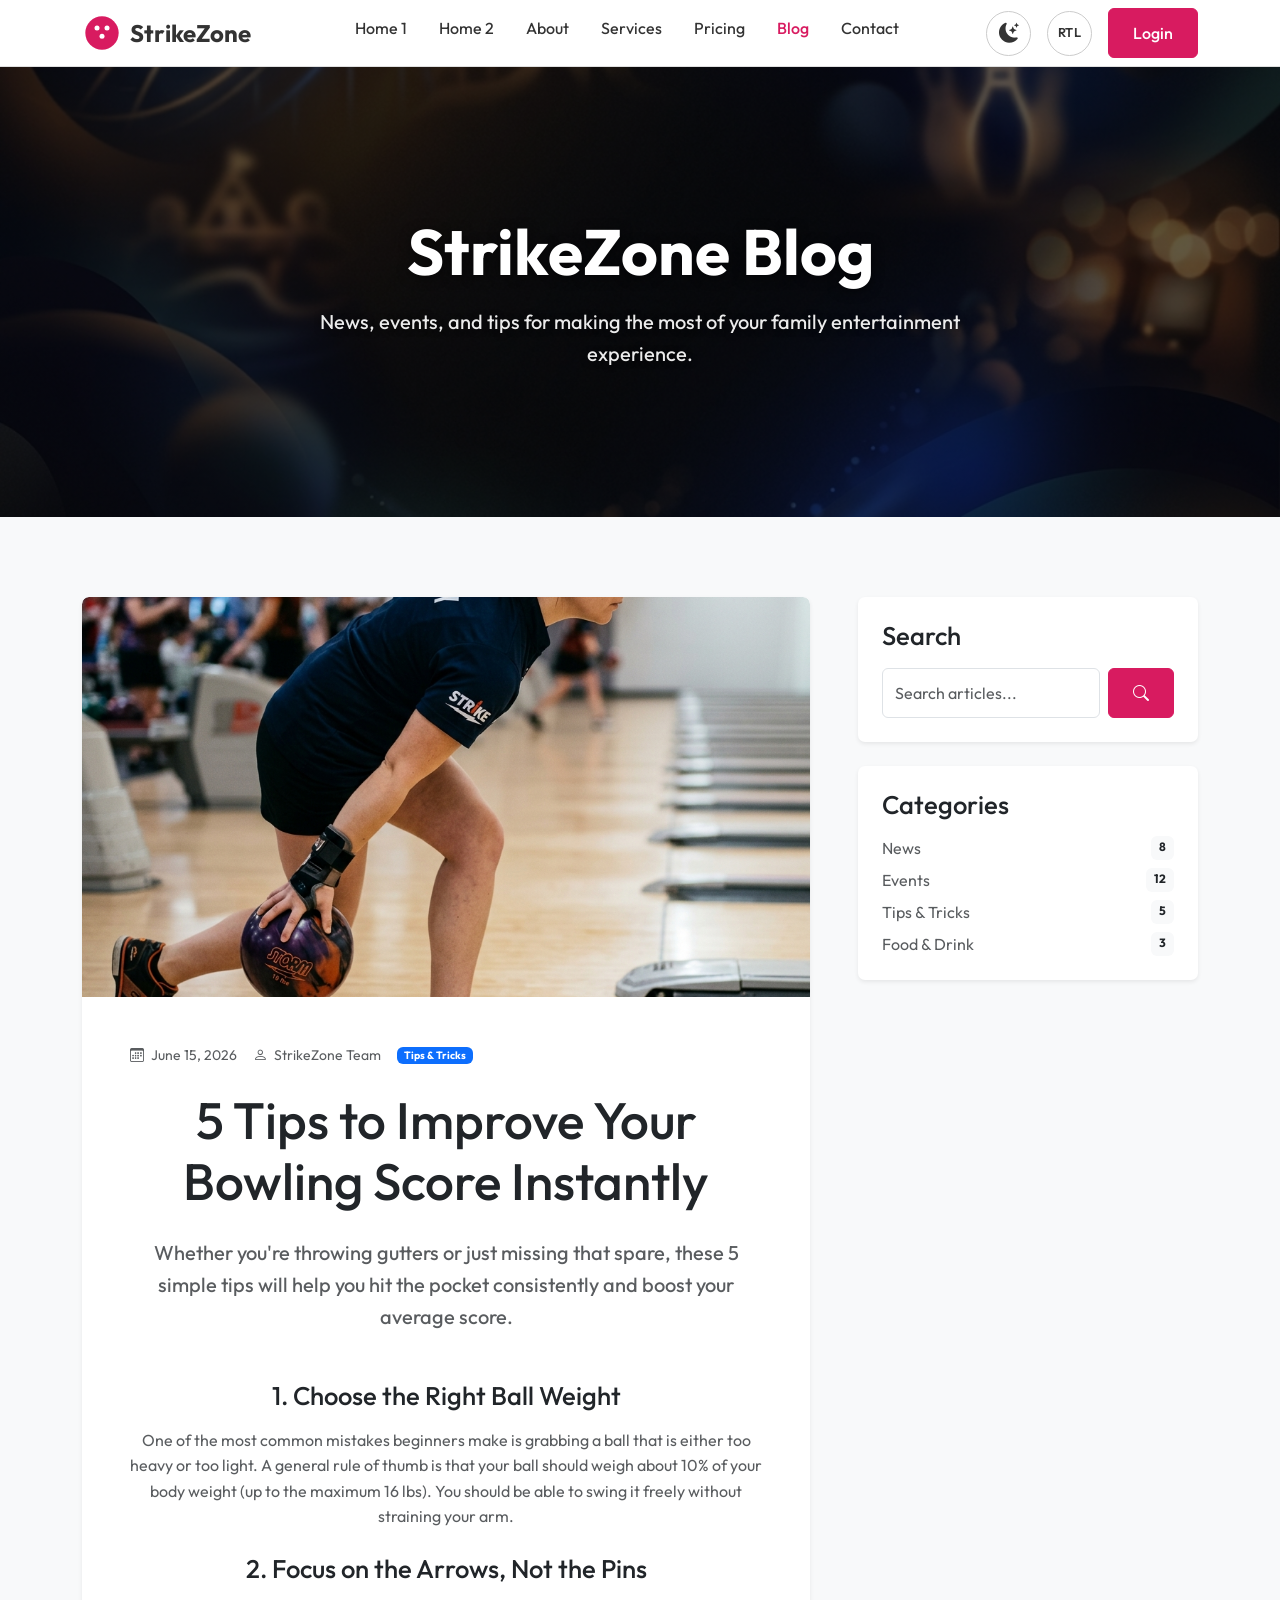
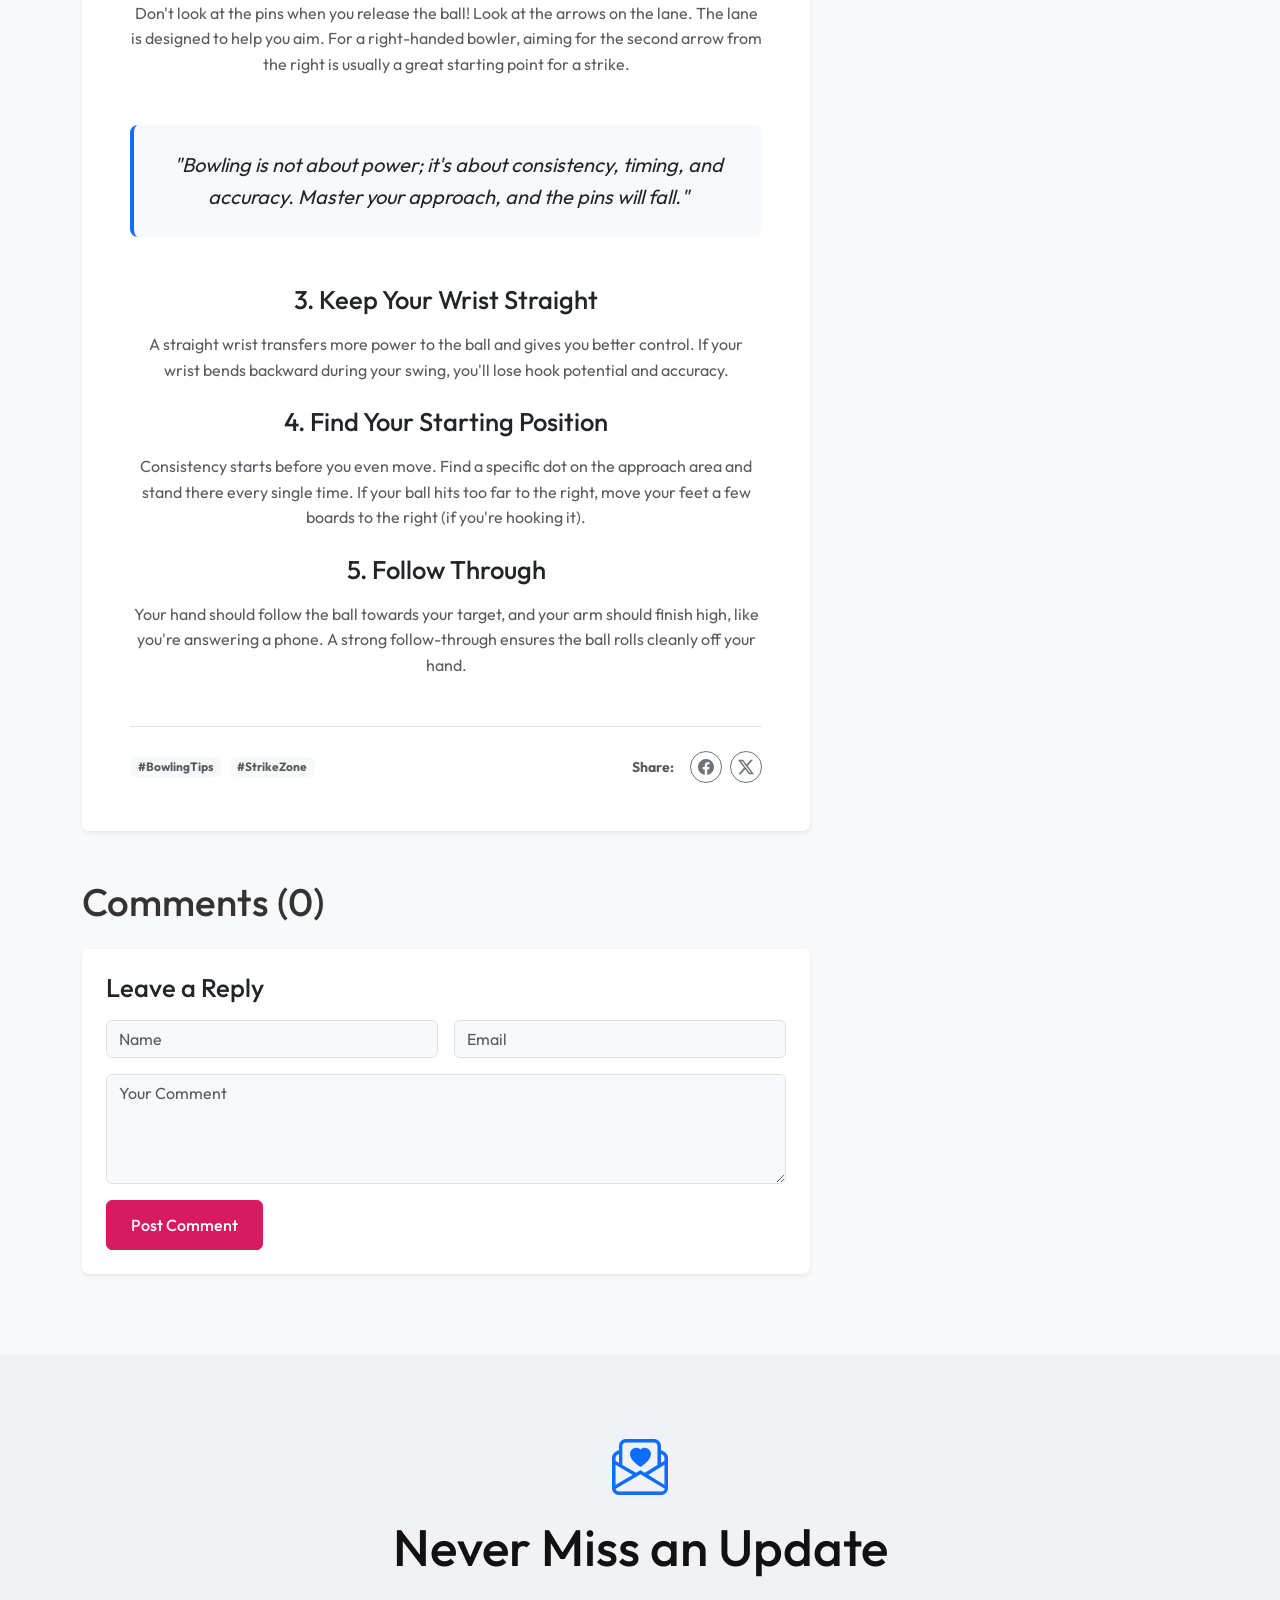
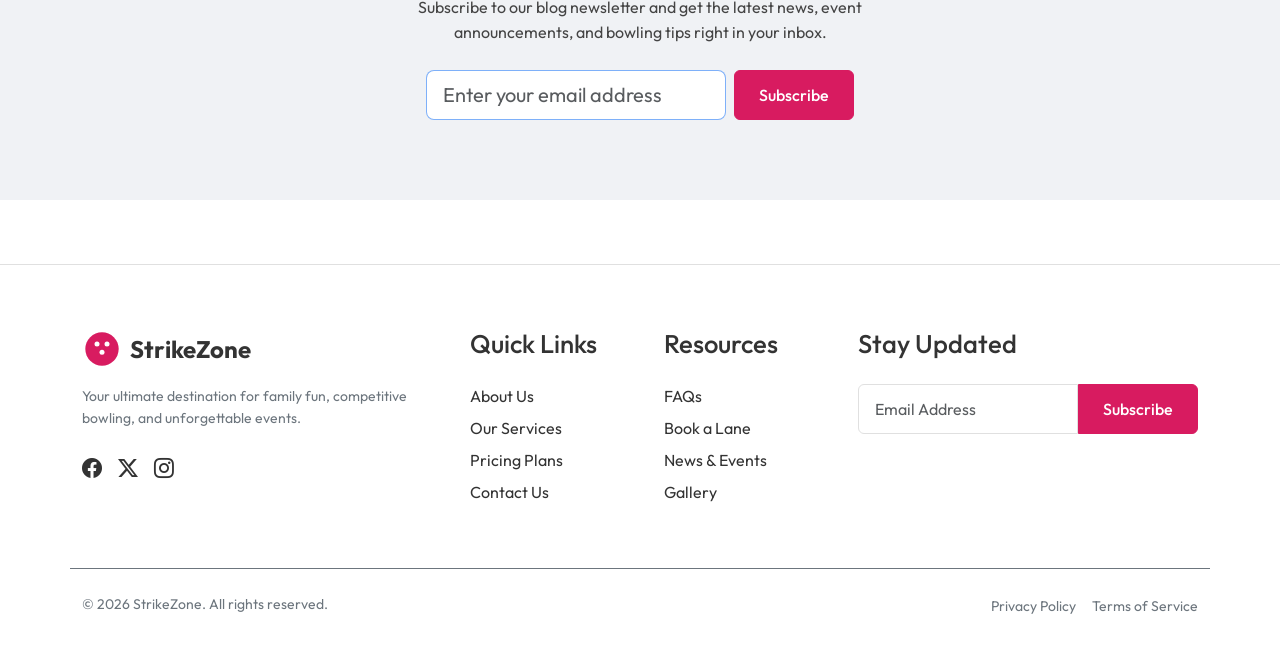
<file: blog-details.html>
<!DOCTYPE html>
<html lang="en" data-bs-theme="light" dir="ltr">
<head>
    <meta charset="UTF-8">
    <meta name="viewport" content="width=device-width, initial-scale=1.0">
    <title>StrikeZone | Blog</title>
    
    <link rel="preconnect" href="https://fonts.googleapis.com">
    <link rel="preconnect" href="https://fonts.gstatic.com" crossorigin>
    <link href="https://fonts.googleapis.com/css2?family=Outfit:wght@400;450;500;520;540;580&display=swap" rel="stylesheet">
    
    <link rel="icon" type="image/svg+xml" href="data:image/svg+xml,<svg xmlns='http://www.w3.org/2000/svg' viewBox='0 0 24 24' fill='%23D81B60'><circle cx='12' cy='12' r='10'/><circle cx='9' cy='9' r='1.5' fill='%23fff'/><circle cx='15' cy='9' r='1.5' fill='%23fff'/><circle cx='12' cy='14' r='1.5' fill='%23fff'/></svg>">
    
    <link href="https://cdn.jsdelivr.net/npm/bootstrap@5.3.3/dist/css/bootstrap.min.css" rel="stylesheet">
    <link rel="stylesheet" href="https://cdn.jsdelivr.net/npm/bootstrap-icons@1.11.3/font/bootstrap-icons.min.css">
    
    <link rel="stylesheet" href="assets/css/style.css">
    <link rel="stylesheet" href="assets/css/dark-mode.css">
    <link rel="stylesheet" href="assets/css/rtl.css">
</head>
<body>

    <!-- Header Section -->
    <header class="navbar navbar-expand-lg sticky-top">
        <div class="container">
            <button class="navbar-toggler border-0 me-2" type="button" data-bs-toggle="offcanvas" data-bs-target="#offcanvasNavbar" aria-controls="offcanvasNavbar">
                <i class="bi bi-list fs-2 text-body"></i>
            </button>

            <a class="navbar-brand d-flex align-items-center gap-2" href="index.html">
                <svg width="40" height="40" viewBox="0 0 24 24" fill="var(--primary-color)" xmlns="http://www.w3.org/2000/svg">
                    <circle cx="12" cy="12" r="10" />
                    <circle cx="9" cy="9" r="1.5" fill="#fff" />
                    <circle cx="15" cy="9" r="1.5" fill="#fff" />
                    <circle cx="12" cy="14" r="1.5" fill="#fff" />
                </svg>
                <span class="fw-bold fs-4 text-body">StrikeZone</span>
            </a>

            <div class="d-flex d-lg-none align-items-center gap-2 ms-auto">
                <button class="theme-toggle-btn" aria-label="Toggle theme"><i class="bi bi-moon-stars-fill fs-5"></i></button>
                <button class="rtl-toggle-btn" aria-label="Toggle RTL">RTL</button>
            </div>

            <div class="offcanvas offcanvas-start" tabindex="-1" id="offcanvasNavbar" aria-labelledby="offcanvasNavbarLabel">
                <div class="offcanvas-header border-bottom">
                    <div class="offcanvas-title d-flex align-items-center gap-2" id="offcanvasNavbarLabel">
                        <svg width="30" height="30" viewBox="0 0 24 24" fill="var(--primary-color)" xmlns="http://www.w3.org/2000/svg">
                            <circle cx="12" cy="12" r="10" />
                            <circle cx="9" cy="9" r="1.5" fill="#fff" />
                            <circle cx="15" cy="9" r="1.5" fill="#fff" />
                            <circle cx="12" cy="14" r="1.5" fill="#fff" />
                        </svg>
                        <span class="fw-bold fs-5 text-body">StrikeZone</span>
                    </div>
                    <button type="button" class="btn-close" data-bs-dismiss="offcanvas" aria-label="Close"></button>
                </div>
                <div class="offcanvas-body">
                    <ul class="navbar-nav mx-auto mb-2 mb-lg-0 gap-lg-3">
                        <li class="nav-item"><a class="nav-link" href="index.html">Home 1</a></li>
                        <li class="nav-item"><a class="nav-link" href="home-2.html">Home 2</a></li>
                        <li class="nav-item"><a class="nav-link" href="about.html">About</a></li>
                        <li class="nav-item"><a class="nav-link" href="services.html">Services</a></li>
                        <li class="nav-item"><a class="nav-link" href="pricing.html">Pricing</a></li>
                        <li class="nav-item"><a class="nav-link active" aria-current="page" href="blog.html">Blog</a></li>
                        <li class="nav-item"><a class="nav-link" href="contact.html">Contact</a></li>
                    </ul>
                    
                    <div class="d-none d-lg-flex align-items-center gap-3">
                        <button class="theme-toggle-btn" aria-label="Toggle theme"><i class="bi bi-moon-stars-fill fs-5"></i></button>
                        <button class="rtl-toggle-btn" aria-label="Toggle RTL">RTL</button>
                        <a href="login.html" class="btn btn-primary">Login</a>
                    </div>
                    
                    <div class="d-flex d-lg-none flex-column gap-2 mt-4">
                        <a href="login.html" class="btn btn-primary w-100">Login</a>
                    </div>
                </div>
            </div>
        </div>
    </header>

    <main>
        <!-- Centered Hero Section -->
        <section class="hero-section text-white d-flex align-items-center" style="min-height: 50vh; background: linear-gradient(rgba(0,0,0,0.62), rgba(0,0,0,0.62)), url('assets/images/hero-inner-bg.png') center/cover;">
            <div class="container position-relative z-2">
                <div class="row justify-content-center text-center">
                    <div class="col-lg-8">
                        <h1 class="display-3 fw-bold mb-3 text-white">StrikeZone Blog</h1>
                        <p class="lead text-white-50 fs-5 mb-0">News, events, and tips for making the most of your family entertainment experience.</p>
                    </div>
                </div>
            </div>
        </section>

        <!-- Blog Content & Sidebar -->
        <section class="section-padding bg-light-alt">
            <div class="container">
                <!-- Mobile Search Box & Categories (Visible on < 992px) -->
                <div class="d-lg-none mb-4">
                    <div class="card border-0 shadow-sm mb-3">
                        <div class="card-body p-4 text-start">
                            <h4 class="mb-3">Search</h4>
                            <form class="d-flex" onsubmit="event.preventDefault();">
                                <input class="form-control me-2" type="search" placeholder="Search articles..." aria-label="Search">
                                <button class="btn btn-primary" type="submit"><i class="bi bi-search"></i></button>
                            </form>
                        </div>
                    </div>
                    <div class="card border-0 shadow-sm">
                        <div class="card-body p-4 text-start">
                            <h4 class="mb-3">Categories</h4>
                            <ul class="list-unstyled mb-0 d-flex flex-column gap-2">
                                <li><a href="#" class="text-decoration-none text-muted d-flex justify-content-between"><span>News</span> <span class="badge bg-light text-dark">8</span></a></li>
                                <li><a href="#" class="text-decoration-none text-muted d-flex justify-content-between"><span>Events</span> <span class="badge bg-light text-dark">12</span></a></li>
                                <li><a href="#" class="text-decoration-none text-muted d-flex justify-content-between"><span>Tips & Tricks</span> <span class="badge bg-light text-dark">5</span></a></li>
                                <li><a href="#" class="text-decoration-none text-muted d-flex justify-content-between"><span>Food & Drink</span> <span class="badge bg-light text-dark">3</span></a></li>
                            </ul>
                        </div>
                    </div>
                </div>

                <div class="row g-5">
                    <!-- Main Content: Article View -->
                    <div class="col-lg-8">
                        <div class="card border-0 shadow-sm overflow-hidden mb-5">
                            <img src="assets/images/blog-bowling-tips.png" class="card-img-top" alt="Bowling Tips" style="max-height: 400px; object-fit: cover;">
                            <div class="card-body p-4 p-md-5">
                                <div class="d-flex align-items-center gap-3 mb-4 text-muted small">
                                    <span><i class="bi bi-calendar3 me-1"></i> June 15, 2026</span>
                                    <span><i class="bi bi-person me-1"></i> StrikeZone Team</span>
                                    <span class="badge bg-primary text-white">Tips &amp; Tricks</span>
                                </div>
                                <h2 class="mb-4">5 Tips to Improve Your Bowling Score Instantly</h2>
                                <p class="lead text-muted mb-4">Whether you're throwing gutters or just missing that spare, these 5 simple tips will help you hit the pocket consistently and boost your average score.</p>
                                
                                <h4 class="mt-5 mb-3">1. Choose the Right Ball Weight</h4>
                                <p class="text-muted">One of the most common mistakes beginners make is grabbing a ball that is either too heavy or too light. A general rule of thumb is that your ball should weigh about 10% of your body weight (up to the maximum 16 lbs). You should be able to swing it freely without straining your arm.</p>
                                
                                <h4 class="mt-4 mb-3">2. Focus on the Arrows, Not the Pins</h4>
                                <p class="text-muted">Don't look at the pins when you release the ball! Look at the arrows on the lane. The lane is designed to help you aim. For a right-handed bowler, aiming for the second arrow from the right is usually a great starting point for a strike.</p>
                                
                                <div class="bg-light p-4 rounded-3 my-5 border-start border-primary border-4">
                                    <p class="mb-0 fs-5 text-dark fst-italic">"Bowling is not about power; it's about consistency, timing, and accuracy. Master your approach, and the pins will fall."</p>
                                </div>
                                
                                <h4 class="mt-4 mb-3">3. Keep Your Wrist Straight</h4>
                                <p class="text-muted">A straight wrist transfers more power to the ball and gives you better control. If your wrist bends backward during your swing, you'll lose hook potential and accuracy.</p>
                                
                                <h4 class="mt-4 mb-3">4. Find Your Starting Position</h4>
                                <p class="text-muted">Consistency starts before you even move. Find a specific dot on the approach area and stand there every single time. If your ball hits too far to the right, move your feet a few boards to the right (if you're hooking it).</p>
                                
                                <h4 class="mt-4 mb-3">5. Follow Through</h4>
                                <p class="text-muted">Your hand should follow the ball towards your target, and your arm should finish high, like you're answering a phone. A strong follow-through ensures the ball rolls cleanly off your hand.</p>
                                
                                <!-- Tags and Share -->
                                <div class="d-flex justify-content-between align-items-center mt-5 pt-4 border-top">
                                    <div class="d-flex gap-2">
                                        <span class="badge bg-light text-dark text-muted">#BowlingTips</span>
                                        <span class="badge bg-light text-dark text-muted">#StrikeZone</span>
                                    </div>
                                    <div class="d-flex gap-2 align-items-center">
                                        <span class="text-muted small fw-bold me-2">Share:</span>
                                        <a href="#" class="btn btn-sm btn-outline-secondary rounded-circle" style="width: 32px; height: 32px; padding: 0; display: inline-flex; align-items: center; justify-content: center;"><i class="bi bi-facebook"></i></a>
                                        <a href="#" class="btn btn-sm btn-outline-secondary rounded-circle" style="width: 32px; height: 32px; padding: 0; display: inline-flex; align-items: center; justify-content: center;"><i class="bi bi-twitter-x"></i></a>
                                    </div>
                                </div>
                            </div>
                        </div>
                        
                        <!-- Comments Section -->
                        <div class="mt-5">
                            <h3 class="mb-4">Comments (0)</h3>
                            <div class="card border-0 shadow-sm p-4 bg-white">
                                <h5 class="mb-3">Leave a Reply</h5>
                                <form onsubmit="event.preventDefault(); alert('Comment posted!');">
                                    <div class="row g-3">
                                        <div class="col-md-6">
                                            <input type="text" class="form-control bg-light" placeholder="Name" required>
                                        </div>
                                        <div class="col-md-6">
                                            <input type="email" class="form-control bg-light" placeholder="Email" required>
                                        </div>
                                        <div class="col-12">
                                            <textarea class="form-control bg-light" rows="4" placeholder="Your Comment" required></textarea>
                                        </div>
                                        <div class="col-12">
                                            <button type="submit" class="btn btn-primary">Post Comment</button>
                                        </div>
                                    </div>
                                </form>
                            </div>
                        </div>
                    </div>
                    
                    <!-- Sidebar: Search & Filter -->
                    <div class="col-lg-4">
                        <div class="card border-0 shadow-sm mb-4 d-none d-lg-block">
                            <div class="card-body p-4 text-start">
                                <h4 class="mb-3">Search</h4>
                                <form class="d-flex" onsubmit="event.preventDefault();">
                                    <input class="form-control me-2" type="search" placeholder="Search articles..." aria-label="Search">
                                    <button class="btn btn-primary" type="submit"><i class="bi bi-search"></i></button>
                                </form>
                            </div>
                        </div>
                        
                        <div class="card border-0 shadow-sm mb-4 d-none d-lg-block">
                            <div class="card-body p-4 text-start">
                                <h4 class="mb-3">Categories</h4>
                                <ul class="list-unstyled mb-0 d-flex flex-column gap-2">
                                    <li><a href="#" class="text-decoration-none text-muted d-flex justify-content-between"><span>News</span> <span class="badge bg-light text-dark">8</span></a></li>
                                    <li><a href="#" class="text-decoration-none text-muted d-flex justify-content-between"><span>Events</span> <span class="badge bg-light text-dark">12</span></a></li>
                                    <li><a href="#" class="text-decoration-none text-muted d-flex justify-content-between"><span>Tips & Tricks</span> <span class="badge bg-light text-dark">5</span></a></li>
                                    <li><a href="#" class="text-decoration-none text-muted d-flex justify-content-between"><span>Food & Drink</span> <span class="badge bg-light text-dark">3</span></a></li>
                                </ul>
                            </div>
                        </div>
                    </div>
                </div>
            </div>
        </section>

        <!-- Newsletter Subscription -->
        <section class="section-padding newsletter-section">
            <div class="container text-center">
                <div class="row justify-content-center">
                    <div class="col-lg-6">
                        <i class="bi bi-envelope-paper-heart text-primary display-4 mb-3 d-block"></i>
                        <h2 class="mb-3">Never Miss an Update</h2>
                        <p class="text-body-secondary mb-4">Subscribe to our blog newsletter and get the latest news, event announcements, and bowling tips right in your inbox.</p>
                        <form class="d-flex gap-2 justify-content-center" onsubmit="event.preventDefault(); alert('Subscribed!');">
                            <input type="email" class="form-control form-control-lg border-primary border-opacity-50" placeholder="Enter your email address" style="max-width: 300px;" required>
                            <button type="submit" class="btn btn-primary btn-lg px-4">Subscribe</button>
                        </form>
                    </div>
                </div>
            </div>
        </section>

    </main>

    <!-- Footer Section -->
    <footer class="footer">
        <div class="container">
            <div class="row g-5">
                <div class="col-lg-3 col-md-6">
                    <a class="d-flex align-items-center text-body text-decoration-none mb-3 gap-2" href="index.html">
                        <svg width="40" height="40" viewBox="0 0 24 24" fill="var(--primary-color)" xmlns="http://www.w3.org/2000/svg">
                            <circle cx="12" cy="12" r="10" />
                            <circle cx="9" cy="9" r="1.5" fill="#fff" />
                            <circle cx="15" cy="9" r="1.5" fill="#fff" />
                            <circle cx="12" cy="14" r="1.5" fill="#fff" />
                        </svg>
                        <span class="fw-bold fs-4">StrikeZone</span>
                    </a>
                    <p class="small text-muted mb-4">Your ultimate destination for family fun, competitive bowling, and unforgettable events.</p>
                    <div class="d-flex gap-3">
                        <a href="#"><i class="bi bi-facebook fs-5"></i></a>
                        <a href="#"><i class="bi bi-twitter-x fs-5"></i></a>
                        <a href="#"><i class="bi bi-instagram fs-5"></i></a>
                    </div>
                </div>
                <div class="col-lg-3 col-md-6">
                    <h5 class="mb-4 text-body">Quick Links</h5>
                    <ul class="list-unstyled d-flex flex-column gap-2">
                        <li><a href="about.html">About Us</a></li>
                        <li><a href="services.html">Our Services</a></li>
                        <li><a href="pricing.html">Pricing Plans</a></li>
                        <li><a href="contact.html">Contact Us</a></li>
                    </ul>
                </div>
                <div class="col-lg-3 col-md-6">
                    <h5 class="mb-4 text-body">Resources</h5>
                    <ul class="list-unstyled d-flex flex-column gap-2">
                        <li><a href="faq.html">FAQs</a></li>
                        <li><a href="booking.html">Book a Lane</a></li>
                        <li><a href="blog.html">News & Events</a></li>
                        <li><a href="gallery.html">Gallery</a></li>
                    </ul>
                </div>
                <div class="col-lg-3 col-md-6">
                    <h5 class="mb-4 text-body">Stay Updated</h5>
                    <form class="d-flex" onsubmit="event.preventDefault();">
                        <input type="email" class="form-control rounded-end-0 border-0" placeholder="Email Address" required>
                        <button class="btn btn-primary rounded-start-0" type="submit">Subscribe</button>
                    </form>
                </div>
            </div>
            <div class="row mt-5 pt-4 border-top border-secondary text-center text-md-start">
                <div class="col-md-6 mb-3 mb-md-0"><p class="small text-muted mb-0">&copy; 2026 StrikeZone. All rights reserved.</p></div>
                <div class="col-md-6 text-md-end"><a href="#" class="small text-muted me-3">Privacy Policy</a><a href="#" class="small text-muted">Terms of Service</a></div>
            </div>
        </div>
    </footer>

    <a href="#" class="back-to-top" aria-label="Back to top"><i class="bi bi-arrow-up"></i></a>
    <script src="https://cdn.jsdelivr.net/npm/bootstrap@5.3.3/dist/js/bootstrap.bundle.min.js"></script>
    <script src="assets/js/main.js"></script>
</body>
</html>
</file>
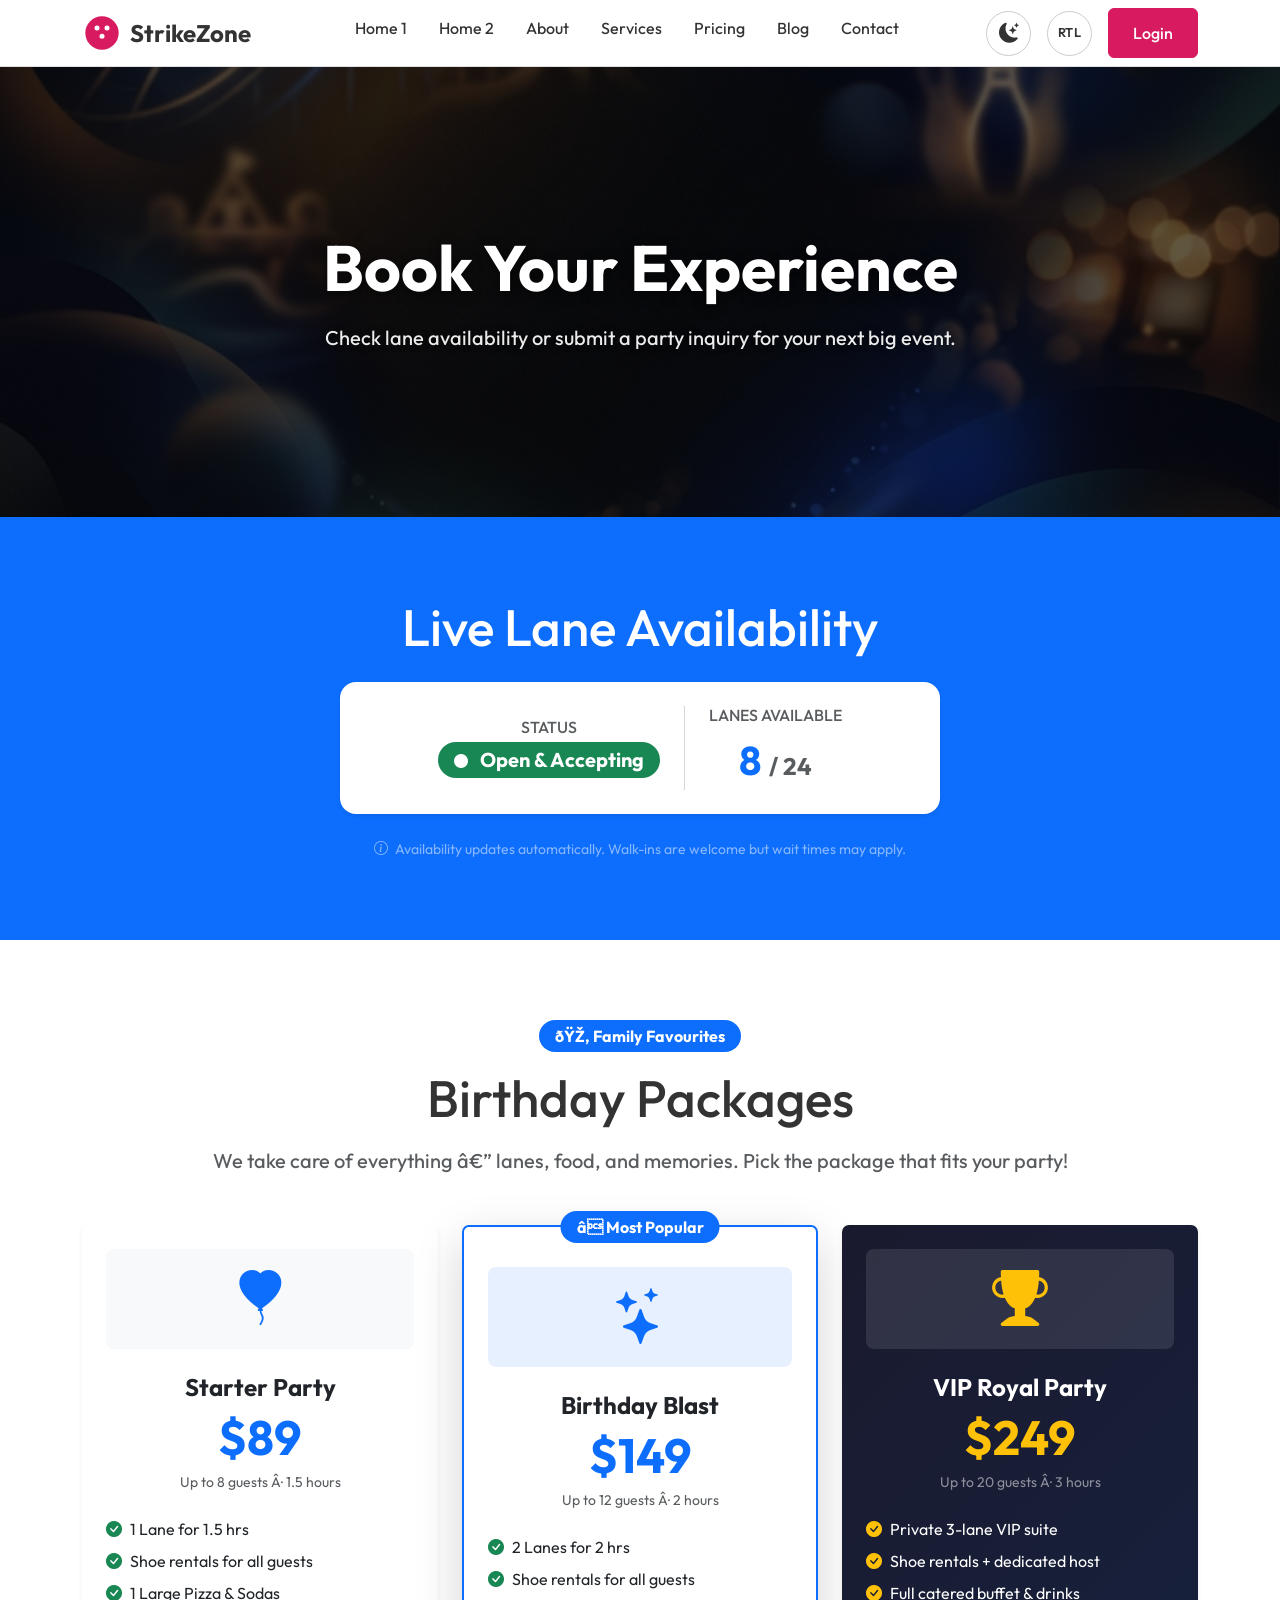
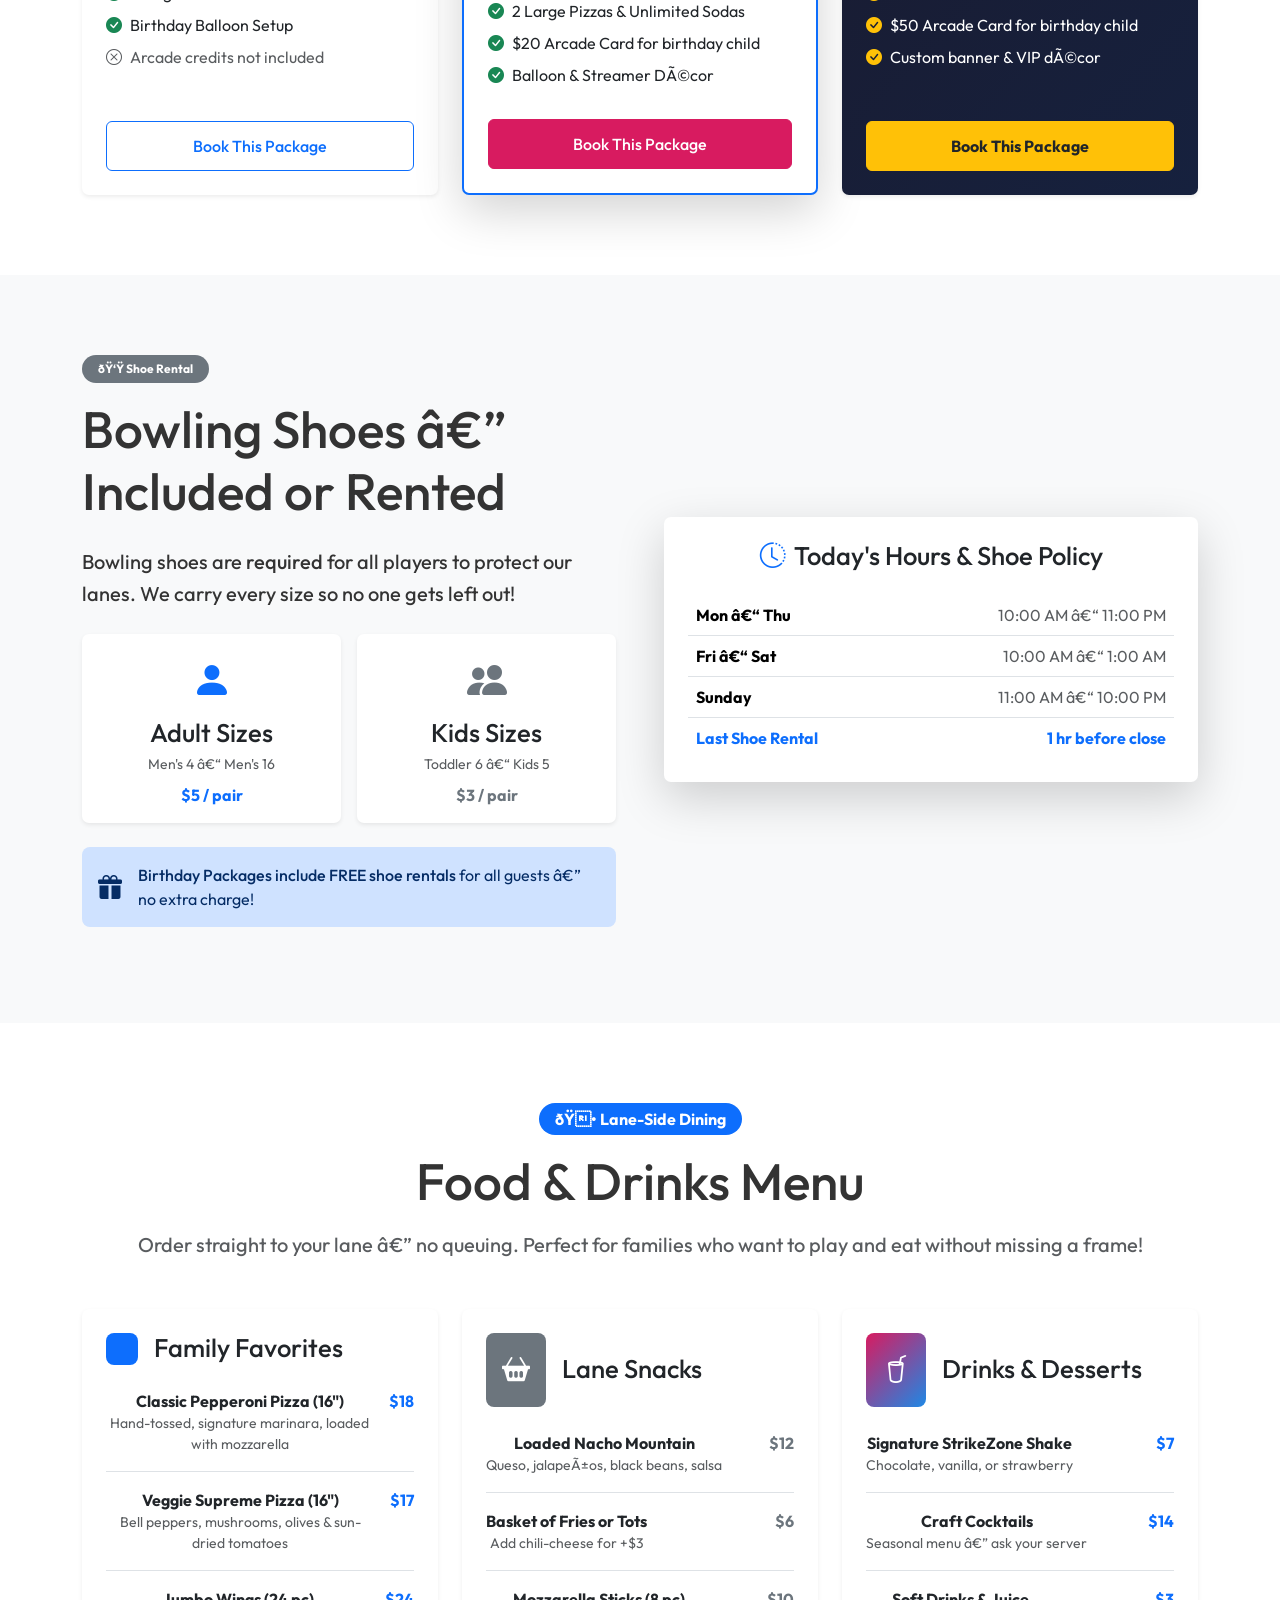
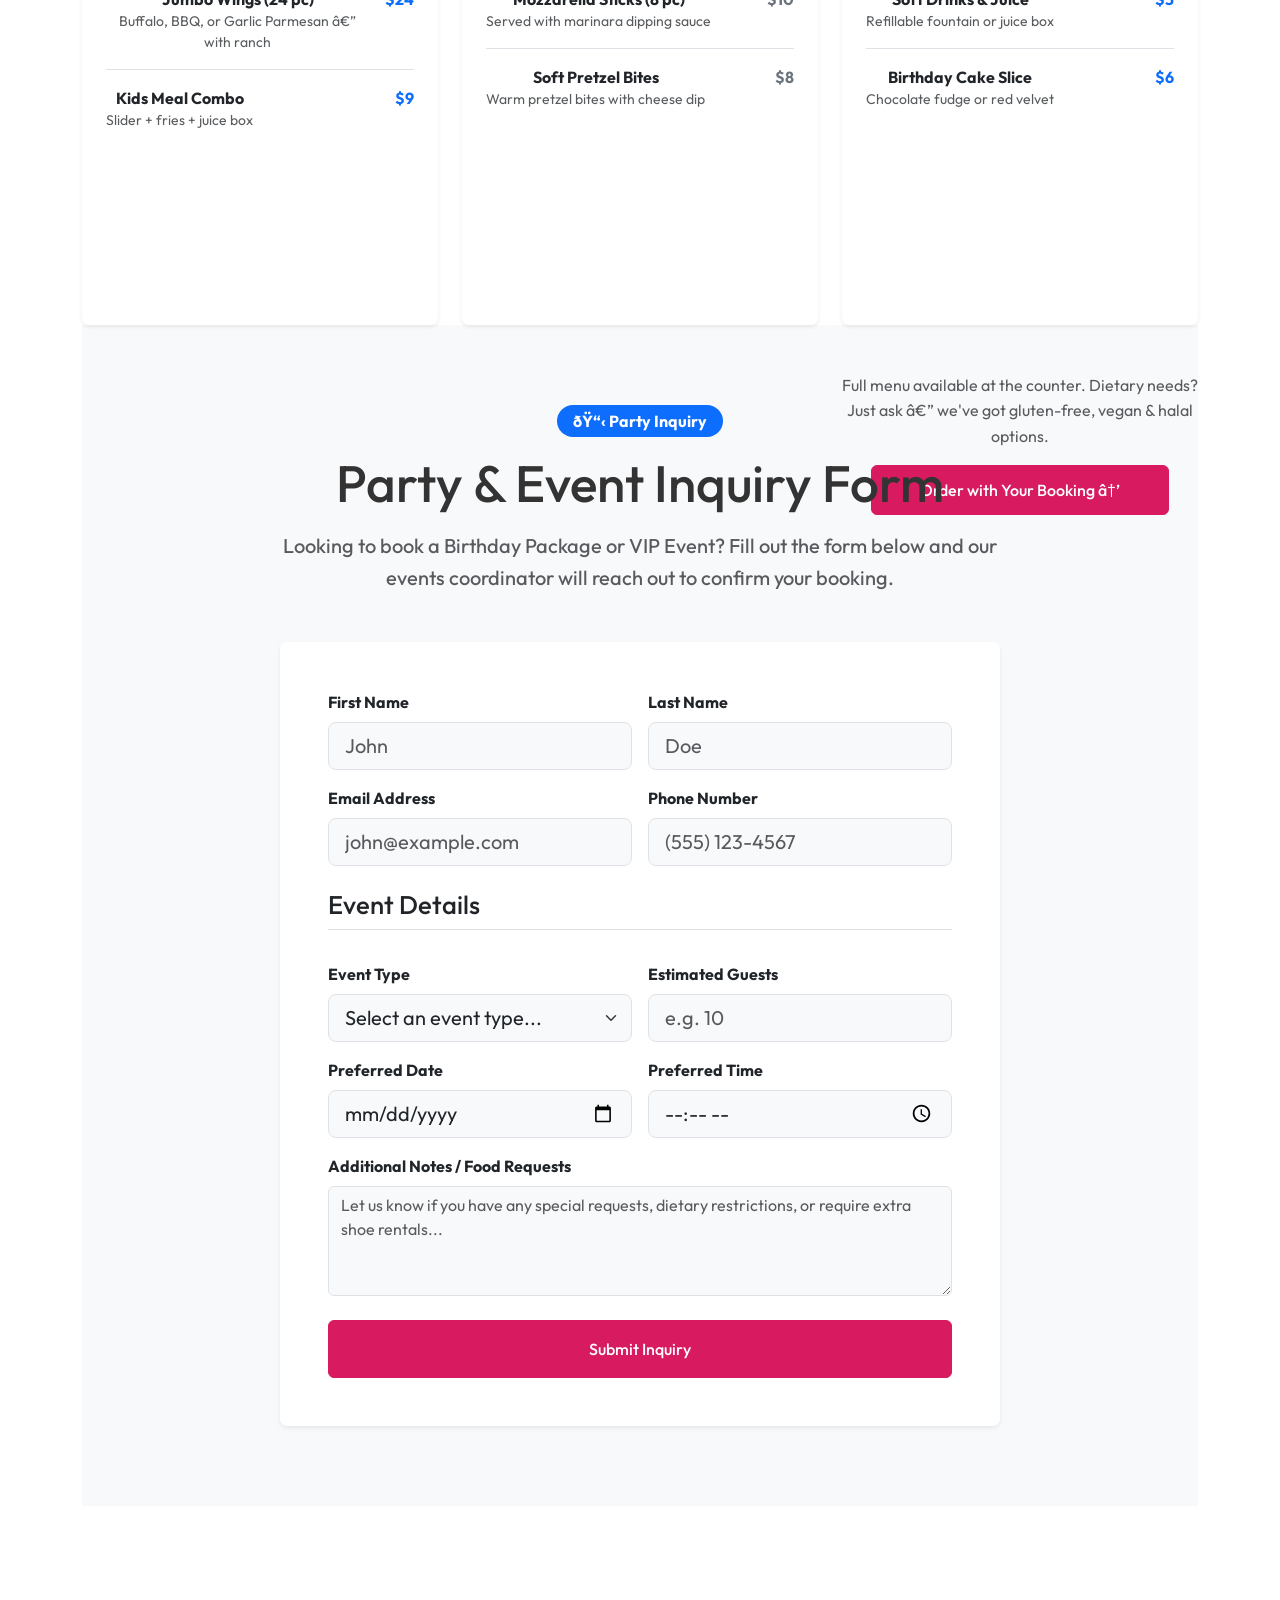
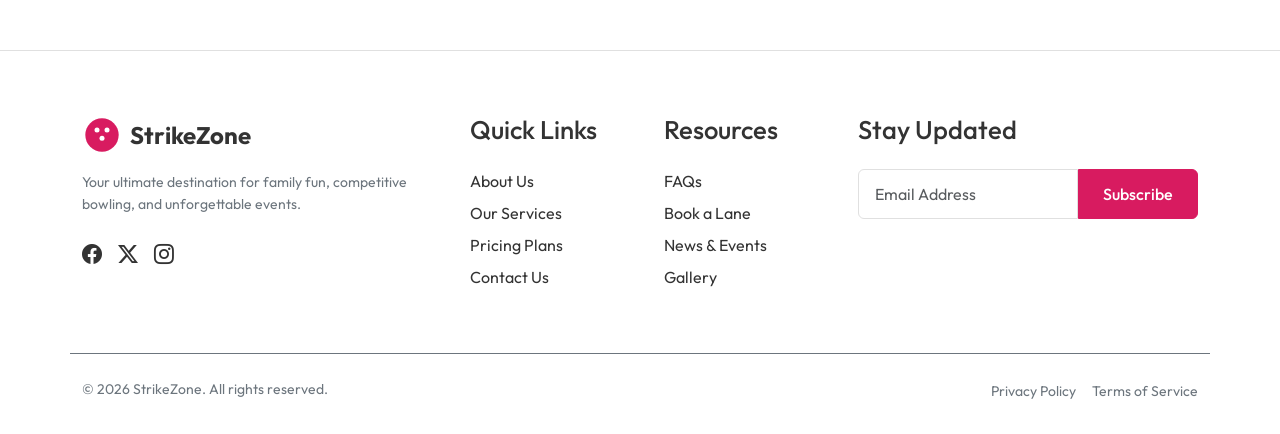
<file: booking.html>
<!DOCTYPE html>
<html lang="en" data-bs-theme="light" dir="ltr">
<head>
    <meta charset="UTF-8">
    <meta name="viewport" content="width=device-width, initial-scale=1.0">
    <title>StrikeZone | Bookings & Party Inquiry</title>
    
    <!-- Google Fonts: Outfit -->
    <link rel="preconnect" href="https://fonts.googleapis.com">
    <link rel="preconnect" href="https://fonts.gstatic.com" crossorigin>
    <link href="https://fonts.googleapis.com/css2?family=Outfit:wght@400;450;500;520;540;580&display=swap" rel="stylesheet">
    
    <!-- Favicon -->
    <link rel="icon" type="image/svg+xml" href="data:image/svg+xml,<svg xmlns='http://www.w3.org/2000/svg' viewBox='0 0 24 24' fill='%23D81B60'><circle cx='12' cy='12' r='10'/><circle cx='9' cy='9' r='1.5' fill='%23fff'/><circle cx='15' cy='9' r='1.5' fill='%23fff'/><circle cx='12' cy='14' r='1.5' fill='%23fff'/></svg>">
    
    <link href="https://cdn.jsdelivr.net/npm/bootstrap@5.3.3/dist/css/bootstrap.min.css" rel="stylesheet">
    <link rel="stylesheet" href="https://cdn.jsdelivr.net/npm/bootstrap-icons@1.11.3/font/bootstrap-icons.min.css">
    
    <link rel="stylesheet" href="assets/css/style.css">
    <link rel="stylesheet" href="assets/css/dark-mode.css">
    <link rel="stylesheet" href="assets/css/rtl.css">
</head>
<body>

    <!-- Header Section -->
    <header class="navbar navbar-expand-lg sticky-top">
        <div class="container">
            <button class="navbar-toggler border-0 me-2" type="button" data-bs-toggle="offcanvas" data-bs-target="#offcanvasNavbar" aria-controls="offcanvasNavbar">
                <i class="bi bi-list fs-2 text-body"></i>
            </button>

            <a class="navbar-brand d-flex align-items-center gap-2" href="index.html">
                <svg width="40" height="40" viewBox="0 0 24 24" fill="var(--primary-color)" xmlns="http://www.w3.org/2000/svg">
                    <circle cx="12" cy="12" r="10" />
                    <circle cx="9" cy="9" r="1.5" fill="#fff" />
                    <circle cx="15" cy="9" r="1.5" fill="#fff" />
                    <circle cx="12" cy="14" r="1.5" fill="#fff" />
                </svg>
                <span class="fw-bold fs-4 text-body">StrikeZone</span>
            </a>

            <div class="d-flex d-lg-none align-items-center gap-2 ms-auto">
                <button class="theme-toggle-btn" aria-label="Toggle theme"><i class="bi bi-moon-stars-fill fs-5"></i></button>
                <button class="rtl-toggle-btn" aria-label="Toggle RTL">RTL</button>
            </div>

            <div class="offcanvas offcanvas-start" tabindex="-1" id="offcanvasNavbar" aria-labelledby="offcanvasNavbarLabel">
                <div class="offcanvas-header border-bottom">
                    <div class="offcanvas-title d-flex align-items-center gap-2" id="offcanvasNavbarLabel">
                        <svg width="30" height="30" viewBox="0 0 24 24" fill="var(--primary-color)" xmlns="http://www.w3.org/2000/svg"><circle cx="12" cy="12" r="10" /></svg>
                        <span class="fw-bold fs-5 text-body">StrikeZone</span>
                    </div>
                    <button type="button" class="btn-close" data-bs-dismiss="offcanvas" aria-label="Close"></button>
                </div>
                <div class="offcanvas-body">
                    <ul class="navbar-nav mx-auto mb-2 mb-lg-0 gap-lg-3">
                        <li class="nav-item"><a class="nav-link" href="index.html">Home 1</a></li>
                        <li class="nav-item"><a class="nav-link" href="home-2.html">Home 2</a></li>
                        <li class="nav-item"><a class="nav-link" href="about.html">About</a></li>
                        <li class="nav-item"><a class="nav-link" href="services.html">Services</a></li>
                        <li class="nav-item"><a class="nav-link" href="pricing.html">Pricing</a></li>
                        <li class="nav-item"><a class="nav-link" href="blog.html">Blog</a></li>
                        <li class="nav-item"><a class="nav-link" href="contact.html">Contact</a></li>
                        </ul>
                    
                    <div class="d-none d-lg-flex align-items-center gap-3">
                        <button class="theme-toggle-btn" aria-label="Toggle theme"><i class="bi bi-moon-stars-fill fs-5"></i></button>
                        <button class="rtl-toggle-btn" aria-label="Toggle RTL">RTL</button>
                        <a href="login.html" class="btn btn-primary">Login</a>
                        </div>
                    
                    <div class="d-flex d-lg-none flex-column gap-2 mt-4">
                        <a href="login.html" class="btn btn-primary w-100">Login</a>
                        </div>
                </div>
            </div>
        </div>
    </header>

    <main>
        <!-- Centered Hero Section with Background Image -->
        <section class="hero-section text-white d-flex align-items-center" style="min-height: 50vh; background: linear-gradient(rgba(0,0,0,0.62), rgba(0,0,0,0.62)), url('assets/images/hero-inner-bg.png') center/cover;">
            <div class="container position-relative z-2">
                <div class="row justify-content-center text-center">
                    <div class="col-lg-8">
                        <h1 class="display-3 fw-bold mb-3 text-white">Book Your Experience</h1>
                        <p class="lead text-white-50 fs-5 mb-0">Check lane availability or submit a party inquiry for your next big event.</p>
                    </div>
                </div>
            </div>
        </section>

        <!-- Lane Availability Tracker -->
        <section class="section-padding bg-primary text-white">
            <div class="container">
                <div class="row align-items-center justify-content-center text-center">
                    <div class="col-lg-8">
                        <h2 class="mb-3 text-white">Live Lane Availability</h2>
                        <div class="d-flex flex-column flex-md-row align-items-center justify-content-center gap-4 bg-white text-dark p-4 rounded-4 shadow-sm mt-4 mx-auto" style="max-width: 600px;">
                            <div class="text-center">
                                <h4 class="text-muted mb-1 fs-6 text-uppercase tracking-wider">Status</h4>
                                <span class="badge bg-success fs-5 px-3 py-2 rounded-pill"><i class="bi bi-circle-fill me-2 small"></i> Open & Accepting</span>
                            </div>
                            <div class="vr d-none d-md-block text-muted"></div>
                            <hr class="d-block d-md-none w-100 text-muted my-2">
                            <div class="text-center">
                                <h4 class="text-muted mb-1 fs-6 text-uppercase tracking-wider">Lanes Available</h4>
                                <span class="fs-1 fw-bold text-primary">8 <span class="fs-4 text-muted">/ 24</span></span>
                            </div>
                        </div>
                        <p class="mt-4 mb-0 text-white-50 small"><i class="bi bi-info-circle me-1"></i> Availability updates automatically. Walk-ins are welcome but wait times may apply.</p>
                    </div>
                </div>
            </div>
        </section>

        <!-- ===== BIRTHDAY PACKAGES ===== -->
        <section class="section-padding" id="birthday-packages">
            <div class="container">
                <div class="text-center mb-5">
                    <span class="badge bg-primary px-3 py-2 rounded-pill mb-3 fs-6">ðŸŽ‚ Family Favourites</span>
                    <h2 class="mb-3">Birthday Packages</h2>
                    <p class="lead text-muted">We take care of everything â€” lanes, food, and memories. Pick the package that fits your party!</p>
                </div>
                <div class="row g-4 align-items-stretch">
                    <!-- Starter -->
                    <div class="col-lg-4">
                        <div class="card h-100 border-0 shadow-sm p-4 text-center">
                            <div class="bg-light rounded-3 p-3 mb-4">
                                <i class="bi bi-balloon-heart-fill text-primary display-4"></i>
                            </div>
                            <h3 class="h4 fw-bold mb-2">Starter Party</h3>
                            <div class="display-5 fw-bold text-primary mb-1">$89</div>
                            <p class="text-muted small mb-4">Up to 8 guests Â· 1.5 hours</p>
                            <ul class="list-unstyled text-start mb-4">
                                <li class="mb-2"><i class="bi bi-check-circle-fill text-success me-2"></i>1 Lane for 1.5 hrs</li>
                                <li class="mb-2"><i class="bi bi-check-circle-fill text-success me-2"></i>Shoe rentals for all guests</li>
                                <li class="mb-2"><i class="bi bi-check-circle-fill text-success me-2"></i>1 Large Pizza &amp; Sodas</li>
                                <li class="mb-2"><i class="bi bi-check-circle-fill text-success me-2"></i>Birthday Balloon Setup</li>
                                <li class="text-muted"><i class="bi bi-x-circle me-2"></i>Arcade credits not included</li>
                            </ul>
                            <a href="#party-inquiry-form" class="btn btn-outline-primary mt-auto">Book This Package</a>
                        </div>
                    </div>
                    <!-- Most Popular -->
                    <div class="col-lg-4">
                        <div class="card h-100 border-primary border-2 shadow-lg p-4 text-center position-relative">
                            <div class="position-absolute top-0 start-50 translate-middle">
                                <span class="badge bg-primary px-3 py-2 rounded-pill fs-6">â­ Most Popular</span>
                            </div>
                            <div class="bg-primary bg-opacity-10 rounded-3 p-3 mb-4 mt-3">
                                <i class="bi bi-stars text-primary display-4"></i>
                            </div>
                            <h3 class="h4 fw-bold mb-2">Birthday Blast</h3>
                            <div class="display-5 fw-bold text-primary mb-1">$149</div>
                            <p class="text-muted small mb-4">Up to 12 guests Â· 2 hours</p>
                            <ul class="list-unstyled text-start mb-4">
                                <li class="mb-2"><i class="bi bi-check-circle-fill text-success me-2"></i>2 Lanes for 2 hrs</li>
                                <li class="mb-2"><i class="bi bi-check-circle-fill text-success me-2"></i>Shoe rentals for all guests</li>
                                <li class="mb-2"><i class="bi bi-check-circle-fill text-success me-2"></i>2 Large Pizzas &amp; Unlimited Sodas</li>
                                <li class="mb-2"><i class="bi bi-check-circle-fill text-success me-2"></i>$20 Arcade Card for birthday child</li>
                                <li class="mb-2"><i class="bi bi-check-circle-fill text-success me-2"></i>Balloon &amp; Streamer DÃ©cor</li>
                            </ul>
                            <a href="#party-inquiry-form" class="btn btn-primary mt-auto">Book This Package</a>
                        </div>
                    </div>
                    <!-- VIP -->
                    <div class="col-lg-4">
                        <div class="card h-100 border-0 shadow-sm p-4 text-center" style="background: linear-gradient(135deg, #1a1a2e 0%, #16213e 100%);">
                            <div class="bg-white bg-opacity-10 rounded-3 p-3 mb-4">
                                <i class="bi bi-trophy-fill text-warning display-4"></i>
                            </div>
                            <h3 class="h4 fw-bold mb-2 text-white">VIP Royal Party</h3>
                            <div class="display-5 fw-bold text-warning mb-1">$249</div>
                            <p class="text-white-50 small mb-4">Up to 20 guests Â· 3 hours</p>
                            <ul class="list-unstyled text-start mb-4 text-white-50">
                                <li class="mb-2"><i class="bi bi-check-circle-fill text-warning me-2"></i><span class="text-white">Private 3-lane VIP suite</span></li>
                                <li class="mb-2"><i class="bi bi-check-circle-fill text-warning me-2"></i><span class="text-white">Shoe rentals + dedicated host</span></li>
                                <li class="mb-2"><i class="bi bi-check-circle-fill text-warning me-2"></i><span class="text-white">Full catered buffet &amp; drinks</span></li>
                                <li class="mb-2"><i class="bi bi-check-circle-fill text-warning me-2"></i><span class="text-white">$50 Arcade Card for birthday child</span></li>
                                <li class="mb-2"><i class="bi bi-check-circle-fill text-warning me-2"></i><span class="text-white">Custom banner &amp; VIP dÃ©cor</span></li>
                            </ul>
                            <a href="#party-inquiry-form" class="btn btn-warning mt-auto text-dark fw-bold">Book This Package</a>
                        </div>
                    </div>
                </div>
            </div>
        </section>

        <!-- ===== SHOE RENTAL INFO ===== -->
        <div class="section-padding bg-light-alt" id="shoe-rental">
            <div class="container">
                <div class="row align-items-center g-5">
                    <div class="col-lg-6">
                        <span class="badge bg-secondary px-3 py-2 rounded-pill mb-3">ðŸ‘Ÿ Shoe Rental</span>
                        <h2 class="mb-4">Bowling Shoes â€” Included or Rented</h2>
                        <p class="lead mb-4">Bowling shoes are <strong>required</strong> for all players to protect our lanes. We carry every size so no one gets left out!</p>
                        <div class="row g-3 mb-4">
                            <div class="col-6">
                                <div class="card border-0 shadow-sm p-3 text-center h-100">
                                    <i class="bi bi-person-fill text-primary fs-1 mb-2"></i>
                                    <h5 class="mb-1">Adult Sizes</h5>
                                    <p class="text-muted small mb-0">Men's 4 â€“ Men's 16</p>
                                    <div class="fw-bold text-primary mt-2">$5 / pair</div>
                                </div>
                            </div>
                            <div class="col-6">
                                <div class="card border-0 shadow-sm p-3 text-center h-100">
                                    <i class="bi bi-people-fill text-secondary fs-1 mb-2"></i>
                                    <h5 class="mb-1">Kids Sizes</h5>
                                    <p class="text-muted small mb-0">Toddler 6 â€“ Kids 5</p>
                                    <div class="fw-bold text-secondary mt-2">$3 / pair</div>
                                </div>
                            </div>
                        </div>
                        <div class="alert alert-primary border-0 rounded-3 d-flex align-items-center gap-3">
                            <i class="bi bi-gift-fill fs-4 flex-shrink-0"></i>
                            <div><strong>Birthday Packages include FREE shoe rentals</strong> for all guests â€” no extra charge!</div>
                        </div>
                    </div>
                    <div class="col-lg-6">
                        <div class="card border-0 shadow-lg p-4">
                            <h4 class="mb-4 text-center"><i class="bi bi-clock-history text-primary me-2"></i>Today's Hours &amp; Shoe Policy</h4>
                            <table class="table table-borderless mb-0">
                                <tbody>
                                    <tr class="border-bottom">
                                        <td class="fw-bold">Mon â€“ Thu</td>
                                        <td class="text-end text-muted">10:00 AM â€“ 11:00 PM</td>
                                    </tr>
                                    <tr class="border-bottom">
                                        <td class="fw-bold">Fri â€“ Sat</td>
                                        <td class="text-end text-muted">10:00 AM â€“ 1:00 AM</td>
                                    </tr>
                                    <tr class="border-bottom">
                                        <td class="fw-bold">Sunday</td>
                                        <td class="text-end text-muted">11:00 AM â€“ 10:00 PM</td>
                                    </tr>
                                    <tr>
                                        <td class="fw-bold text-primary">Last Shoe Rental</td>
                                        <td class="text-end text-primary fw-bold">1 hr before close</td>
                                    </tr>
                                </tbody>
                            </table>
                        </div>
                    </div>
                </div>
            </div>
        </div>

        <!-- ===== FOOD MENU ===== -->
        <div class="section-padding" id="food-menu">
            <div class="container">
                <div class="text-center mb-5">
                    <span class="badge bg-primary px-3 py-2 rounded-pill mb-3 fs-6">ðŸ• Lane-Side Dining</span>
                    <h2 class="mb-3">Food &amp; Drinks Menu</h2>
                    <p class="lead text-muted">Order straight to your lane â€” no queuing. Perfect for families who want to play and eat without missing a frame!</p>
                </div>
                <div class="row g-4">
                    <!-- Family Favorites -->
                    <div class="col-lg-4">
                        <div class="card h-100 border-0 shadow-sm">
                            <div class="card-body p-4">
                                <div class="d-flex align-items-center gap-3 mb-4">
                                    <div class="bg-primary text-white p-3 rounded-3"><i class="bi bi-pizza fs-3"></i></div>
                                    <h4 class="mb-0">Family Favorites</h4>
                                </div>
                                <ul class="list-unstyled mb-0">
                                    <li class="d-flex justify-content-between align-items-start mb-3 pb-3 border-bottom">
                                        <div>
                                            <div class="fw-bold">Classic Pepperoni Pizza (16")</div>
                                            <div class="text-muted small">Hand-tossed, signature marinara, loaded with mozzarella</div>
                                        </div>
                                        <span class="fw-bold text-primary ms-3 text-nowrap">$18</span>
                                    </li>
                                    <li class="d-flex justify-content-between align-items-start mb-3 pb-3 border-bottom">
                                        <div>
                                            <div class="fw-bold">Veggie Supreme Pizza (16")</div>
                                            <div class="text-muted small">Bell peppers, mushrooms, olives &amp; sun-dried tomatoes</div>
                                        </div>
                                        <span class="fw-bold text-primary ms-3 text-nowrap">$17</span>
                                    </li>
                                    <li class="d-flex justify-content-between align-items-start mb-3 pb-3 border-bottom">
                                        <div>
                                            <div class="fw-bold">Jumbo Wings (24 pc)</div>
                                            <div class="text-muted small">Buffalo, BBQ, or Garlic Parmesan â€” with ranch</div>
                                        </div>
                                        <span class="fw-bold text-primary ms-3 text-nowrap">$24</span>
                                    </li>
                                    <li class="d-flex justify-content-between align-items-start">
                                        <div>
                                            <div class="fw-bold">Kids Meal Combo</div>
                                            <div class="text-muted small">Slider + fries + juice box</div>
                                        </div>
                                        <span class="fw-bold text-primary ms-3 text-nowrap">$9</span>
                                    </li>
                                </ul>
                            </div>
                        </div>
                    </div>
                    <!-- Lane Snacks -->
                    <div class="col-lg-4">
                        <div class="card h-100 border-0 shadow-sm">
                            <div class="card-body p-4">
                                <div class="d-flex align-items-center gap-3 mb-4">
                                    <div class="bg-secondary text-white p-3 rounded-3"><i class="bi bi-basket2-fill fs-3"></i></div>
                                    <h4 class="mb-0">Lane Snacks</h4>
                                </div>
                                <ul class="list-unstyled mb-0">
                                    <li class="d-flex justify-content-between align-items-start mb-3 pb-3 border-bottom">
                                        <div>
                                            <div class="fw-bold">Loaded Nacho Mountain</div>
                                            <div class="text-muted small">Queso, jalapeÃ±os, black beans, salsa</div>
                                        </div>
                                        <span class="fw-bold text-secondary ms-3 text-nowrap">$12</span>
                                    </li>
                                    <li class="d-flex justify-content-between align-items-start mb-3 pb-3 border-bottom">
                                        <div>
                                            <div class="fw-bold">Basket of Fries or Tots</div>
                                            <div class="text-muted small">Add chili-cheese for +$3</div>
                                        </div>
                                        <span class="fw-bold text-secondary ms-3 text-nowrap">$6</span>
                                    </li>
                                    <li class="d-flex justify-content-between align-items-start mb-3 pb-3 border-bottom">
                                        <div>
                                            <div class="fw-bold">Mozzarella Sticks (8 pc)</div>
                                            <div class="text-muted small">Served with marinara dipping sauce</div>
                                        </div>
                                        <span class="fw-bold text-secondary ms-3 text-nowrap">$10</span>
                                    </li>
                                    <li class="d-flex justify-content-between align-items-start">
                                        <div>
                                            <div class="fw-bold">Soft Pretzel Bites</div>
                                            <div class="text-muted small">Warm pretzel bites with cheese dip</div>
                                        </div>
                                        <span class="fw-bold text-secondary ms-3 text-nowrap">$8</span>
                                    </li>
                                </ul>
                            </div>
                        </div>
                    </div>
                    <!-- Drinks & Desserts -->
                    <div class="col-lg-4">
                        <div class="card h-100 border-0 shadow-sm">
                            <div class="card-body p-4">
                                <div class="d-flex align-items-center gap-3 mb-4">
                                    <div class="bg-primary text-white p-3 rounded-3" style="background: linear-gradient(135deg, #D81B60, #1E88E5) !important;"><i class="bi bi-cup-straw fs-3"></i></div>
                                    <h4 class="mb-0">Drinks &amp; Desserts</h4>
                                </div>
                                <ul class="list-unstyled mb-0">
                                    <li class="d-flex justify-content-between align-items-start mb-3 pb-3 border-bottom">
                                        <div>
                                            <div class="fw-bold">Signature StrikeZone Shake</div>
                                            <div class="text-muted small">Chocolate, vanilla, or strawberry</div>
                                        </div>
                                        <span class="fw-bold text-primary ms-3 text-nowrap">$7</span>
                                    </li>
                                    <li class="d-flex justify-content-between align-items-start mb-3 pb-3 border-bottom">
                                        <div>
                                            <div class="fw-bold">Craft Cocktails</div>
                                            <div class="text-muted small">Seasonal menu â€” ask your server</div>
                                        </div>
                                        <span class="fw-bold text-primary ms-3 text-nowrap">$14</span>
                                    </li>
                                    <li class="d-flex justify-content-between align-items-start mb-3 pb-3 border-bottom">
                                        <div>
                                            <div class="fw-bold">Soft Drinks &amp; Juice</div>
                                            <div class="text-muted small">Refillable fountain or juice box</div>
                                        </div>
                                        <span class="fw-bold text-primary ms-3 text-nowrap">$3</span>
                                    </li>
                                    <li class="d-flex justify-content-between align-items-start">
                                        <div>
                                            <div class="fw-bold">Birthday Cake Slice</div>
                                            <div class="text-muted small">Chocolate fudge or red velvet</div>
                                        </div>
                                        <span class="fw-bold text-primary ms-3 text-nowrap">$6</span>
                                    </li>
                                </ul>
                            </div>
                        </div>
                <div class="text-center mt-5">
                    <p class="text-muted mb-3">Full menu available at the counter. Dietary needs? Just ask â€” we've got gluten-free, vegan &amp; halal options.</p>
                    <a href="#party-inquiry-form" class="btn btn-primary btn-lg px-5">Order with Your Booking â†’</a>
                </div>
            </div>
        </div>

        <!-- ===== PARTY INQUIRY FORM ===== -->
        <section class="section-padding bg-light-alt" id="party-inquiry-form">
            <div class="container">
                <div class="row justify-content-center">
                    <div class="col-lg-8">
                        <div class="text-center mb-5">
                            <span class="badge bg-primary px-3 py-2 rounded-pill mb-3 fs-6">ðŸ“‹ Party Inquiry</span>
                            <h2 class="mb-3">Party &amp; Event Inquiry Form</h2>
                            <p class="lead text-muted">Looking to book a Birthday Package or VIP Event? Fill out the form below and our events coordinator will reach out to confirm your booking.</p>
                        </div>
                        
                        <div class="card shadow-sm border-0 p-4 p-md-5">
                            <form onsubmit="event.preventDefault(); alert('Inquiry submitted successfully! Our team will contact you soon.');">
                                <div class="row g-3">
                                    <div class="col-md-6">
                                        <label for="firstName" class="form-label fw-bold">First Name</label>
                                        <input type="text" class="form-control form-control-lg bg-light" id="firstName" placeholder="John" required>
                                    </div>
                                    <div class="col-md-6">
                                        <label for="lastName" class="form-label fw-bold">Last Name</label>
                                        <input type="text" class="form-control form-control-lg bg-light" id="lastName" placeholder="Doe" required>
                                    </div>
                                    <div class="col-md-6">
                                        <label for="email" class="form-label fw-bold">Email Address</label>
                                        <input type="email" class="form-control form-control-lg bg-light" id="email" placeholder="john@example.com" required>
                                    </div>
                                    <div class="col-md-6">
                                        <label for="phone" class="form-label fw-bold">Phone Number</label>
                                        <input type="tel" class="form-control form-control-lg bg-light" id="phone" placeholder="(555) 123-4567" required>
                                    </div>
                                    
                                    <div class="col-12 mt-4">
                                        <h5 class="border-bottom pb-2 mb-3">Event Details</h5>
                                    </div>
                                    
                                    <div class="col-md-6">
                                        <label for="eventType" class="form-label fw-bold">Event Type</label>
                                        <select class="form-select form-select-lg bg-light" id="eventType" required>
                                            <option value="" selected disabled>Select an event type...</option>
                                            <option value="birthday">Kids Birthday Package ($149)</option>
                                            <option value="adult_party">Adult Party / Social Gathering</option>
                                            <option value="corporate">Corporate / VIP Event ($300/hr)</option>
                                            <option value="casual">Just Casual Lane Booking</option>
                                        </select>
                                    </div>
                                    <div class="col-md-6">
                                        <label for="guestCount" class="form-label fw-bold">Estimated Guests</label>
                                        <input type="number" class="form-control form-control-lg bg-light" id="guestCount" min="1" max="100" placeholder="e.g. 10" required>
                                    </div>
                                    <div class="col-md-6">
                                        <label for="eventDate" class="form-label fw-bold">Preferred Date</label>
                                        <input type="date" class="form-control form-control-lg bg-light" id="eventDate" required>
                                    </div>
                                    <div class="col-md-6">
                                        <label for="eventTime" class="form-label fw-bold">Preferred Time</label>
                                        <input type="time" class="form-control form-control-lg bg-light" id="eventTime" required>
                                    </div>
                                    <div class="col-12">
                                        <label for="message" class="form-label fw-bold">Additional Notes / Food Requests</label>
                                        <textarea class="form-control bg-light" id="message" rows="4" placeholder="Let us know if you have any special requests, dietary restrictions, or require extra shoe rentals..."></textarea>
                                    </div>
                                    <div class="col-12 text-center mt-4">
                                        <button type="submit" class="btn btn-primary btn-lg w-100 py-3">Submit Inquiry</button>
                                    </div>
                                </div>
                            </form>
                        </div>
                    </div>
                </div>
            </div>
        </section>

    </main>

    <!-- Footer Section -->
    <footer class="footer">
        <div class="container">
            <div class="row g-5">
                <div class="col-lg-3 col-md-6">
                    <a class="d-flex align-items-center gap-2 text-body text-decoration-none mb-3" href="index.html">
                        <svg width="40" height="40" viewBox="0 0 24 24" fill="var(--primary-color)" xmlns="http://www.w3.org/2000/svg"><circle cx="12" cy="12" r="10" /><circle cx="9" cy="9" r="1.5" fill="#fff" /><circle cx="15" cy="9" r="1.5" fill="#fff" /><circle cx="12" cy="14" r="1.5" fill="#fff" /></svg>
                        <span class="fw-bold fs-4">StrikeZone</span>
                    </a>
                    <p class="small text-muted mb-4">Your ultimate destination for family fun, competitive bowling, and unforgettable events.</p>
                    <div class="d-flex gap-3">
                        <a href="#"><i class="bi bi-facebook fs-5"></i></a>
                        <a href="#"><i class="bi bi-twitter-x fs-5"></i></a>
                        <a href="#"><i class="bi bi-instagram fs-5"></i></a>
                    </div>
                </div>
                <div class="col-lg-3 col-md-6">
                    <h5 class="mb-4 text-body">Quick Links</h5>
                    <ul class="list-unstyled d-flex flex-column gap-2">
                        <li><a href="about.html">About Us</a></li>
                        <li><a href="services.html">Our Services</a></li>
                        <li><a href="pricing.html">Pricing Plans</a></li>
                        <li><a href="contact.html">Contact Us</a></li>
                    </ul>
                </div>
                <div class="col-lg-3 col-md-6">
                    <h5 class="mb-4 text-body">Resources</h5>
                    <ul class="list-unstyled d-flex flex-column gap-2">
                        <li><a href="faq.html">FAQs</a></li>
                        <li><a href="booking.html">Book a Lane</a></li>
                        <li><a href="blog.html">News & Events</a></li>
                        <li><a href="gallery.html">Gallery</a></li>
                    </ul>
                </div>
                <div class="col-lg-3 col-md-6">
                    <h5 class="mb-4 text-body">Stay Updated</h5>
                    <form class="d-flex" onsubmit="event.preventDefault();">
                        <input type="email" class="form-control rounded-end-0 border-0" placeholder="Email Address" required>
                        <button class="btn btn-primary rounded-start-0" type="submit">Subscribe</button>
                    </form>
                </div>
            </div>
            <div class="row mt-5 pt-4 border-top border-secondary text-center text-md-start">
                <div class="col-md-6 mb-3 mb-md-0"><p class="small text-muted mb-0">&copy; 2026 StrikeZone. All rights reserved.</p></div>
                <div class="col-md-6 text-md-end"><a href="#" class="small text-muted me-3">Privacy Policy</a><a href="#" class="small text-muted">Terms of Service</a></div>
            </div>
        </div>
    </footer>

    <a href="#" class="back-to-top" aria-label="Back to top"><i class="bi bi-arrow-up"></i></a>
    <script src="https://cdn.jsdelivr.net/npm/bootstrap@5.3.3/dist/js/bootstrap.bundle.min.js"></script>
    <script src="assets/js/main.js"></script>
</body>
</html>
</file>
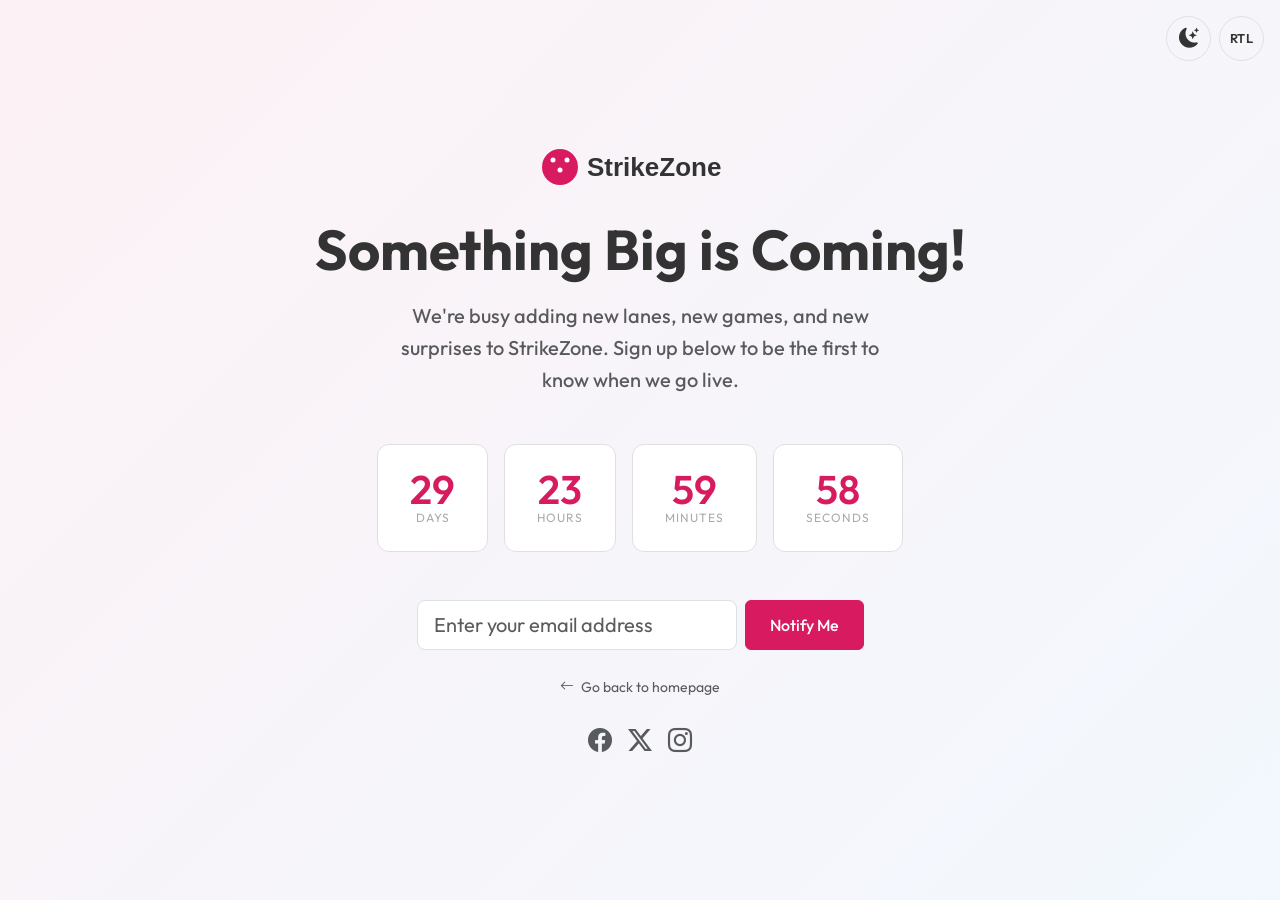
<file: coming-soon.html>
<!DOCTYPE html>
<html lang="en" data-bs-theme="light" dir="ltr">
<head>
    <meta charset="UTF-8">
    <meta name="viewport" content="width=device-width, initial-scale=1.0">
    <title>StrikeZone | Coming Soon</title>
    <link rel="preconnect" href="https://fonts.googleapis.com">
    <link rel="preconnect" href="https://fonts.gstatic.com" crossorigin>
    <link href="https://fonts.googleapis.com/css2?family=Outfit:wght@400;450;500;520;540;580&display=swap" rel="stylesheet">
    <link rel="icon" type="image/svg+xml" href="data:image/svg+xml,<svg xmlns='http://www.w3.org/2000/svg' viewBox='0 0 24 24' fill='%23D81B60'><circle cx='12' cy='12' r='10'/><circle cx='9' cy='9' r='1.5' fill='%23fff'/><circle cx='15' cy='9' r='1.5' fill='%23fff'/><circle cx='12' cy='14' r='1.5' fill='%23fff'/></svg>">
    <link href="https://cdn.jsdelivr.net/npm/bootstrap@5.3.3/dist/css/bootstrap.min.css" rel="stylesheet">
    <link rel="stylesheet" href="https://cdn.jsdelivr.net/npm/bootstrap-icons@1.11.3/font/bootstrap-icons.min.css">
    <link rel="stylesheet" href="assets/css/style.css">
    <link rel="stylesheet" href="assets/css/dark-mode.css">
    <link rel="stylesheet" href="assets/css/rtl.css">
    <style>
        body { min-height: 100vh; display: flex; flex-direction: column; }
        .coming-soon-wrapper {
            flex: 1;
            display: flex;
            align-items: center;
            justify-content: center;
            text-align: center;
            padding: 4rem 1.5rem;
            background: linear-gradient(135deg, rgba(216,27,96,0.06), rgba(30,136,229,0.06));
        }
        .countdown-box {
            background: var(--card-bg);
            border: 1px solid var(--border-color);
            border-radius: 12px;
            padding: 1.5rem 2rem;
            min-width: 80px;
        }
        .countdown-box .num { font-size: 2.5rem; font-weight: 580; color: var(--primary-color); line-height: 1; }
        .countdown-box .label { font-size: 0.75rem; text-transform: uppercase; color: #aaa; letter-spacing: 1px; }
        .auth-top-controls { position: fixed; top: 1rem; right: 1rem; display: flex; gap: 0.5rem; z-index: 999; }
    </style>
</head>
<body>

    <!-- Fixed Theme & RTL controls (no standard header for this page) -->
    <div class="auth-top-controls">
        <button class="theme-toggle-btn" aria-label="Toggle theme"><i class="bi bi-moon-stars-fill fs-5"></i></button>
        <button class="rtl-toggle-btn" aria-label="Toggle RTL">RTL</button>
    </div>

    <section class="coming-soon-wrapper">
        <div class="col-lg-7 mx-auto">

            <!-- Logo -->
            <a href="index.html" class="d-inline-block mb-4">
                <img src="assets/images/logo.svg" alt="StrikeZone Logo" style="max-width: 210px; max-height: 50px; width: 100%;">
            </a>

            <h1 class="display-4 fw-bold mb-3">Something Big is Coming!</h1>
            <p class="lead text-muted mb-5 mx-auto" style="max-width: 520px;">
                We're busy adding new lanes, new games, and new surprises to StrikeZone. Sign up below to be the first to know when we go live.
            </p>

            <!-- Countdown Timer -->
            <div class="d-flex justify-content-center gap-3 flex-wrap mb-5">
                <div class="countdown-box">
                    <div class="num" id="days">30</div>
                    <div class="label">Days</div>
                </div>
                <div class="countdown-box">
                    <div class="num" id="hours">00</div>
                    <div class="label">Hours</div>
                </div>
                <div class="countdown-box">
                    <div class="num" id="minutes">00</div>
                    <div class="label">Minutes</div>
                </div>
                <div class="countdown-box">
                    <div class="num" id="seconds">00</div>
                    <div class="label">Seconds</div>
                </div>
            </div>

            <!-- Email Notify Form -->
            <form class="d-flex justify-content-center gap-2 flex-wrap mb-4" onsubmit="event.preventDefault(); alert('You\'ll be notified!');">
                <input type="email" class="form-control form-control-lg" style="max-width: 320px;" placeholder="Enter your email address" required>
                <button type="submit" class="btn btn-primary btn-lg px-4">Notify Me</button>
            </form>

            <a href="index.html" class="text-muted small text-decoration-none">
                <i class="bi bi-arrow-left me-1"></i> Go back to homepage
            </a>

            <!-- Social Links -->
            <div class="d-flex justify-content-center gap-3 mt-4">
                <a href="#" class="text-muted fs-4"><i class="bi bi-facebook"></i></a>
                <a href="#" class="text-muted fs-4"><i class="bi bi-twitter-x"></i></a>
                <a href="#" class="text-muted fs-4"><i class="bi bi-instagram"></i></a>
            </div>
        </div>
    </section>

    <script src="https://cdn.jsdelivr.net/npm/bootstrap@5.3.3/dist/js/bootstrap.bundle.min.js"></script>
    <script src="assets/js/main.js"></script>
    <script>
        // Countdown to 30 days from now
        const target = new Date();
        target.setDate(target.getDate() + 30);

        function updateCountdown() {
            const now = new Date();
            const diff = target - now;
            if (diff <= 0) return;

            document.getElementById('days').textContent    = String(Math.floor(diff / 86400000)).padStart(2, '0');
            document.getElementById('hours').textContent   = String(Math.floor((diff % 86400000) / 3600000)).padStart(2, '0');
            document.getElementById('minutes').textContent = String(Math.floor((diff % 3600000) / 60000)).padStart(2, '0');
            document.getElementById('seconds').textContent = String(Math.floor((diff % 60000) / 1000)).padStart(2, '0');
        }

        updateCountdown();
        setInterval(updateCountdown, 1000);
    </script>
</body>
</html>
</file>
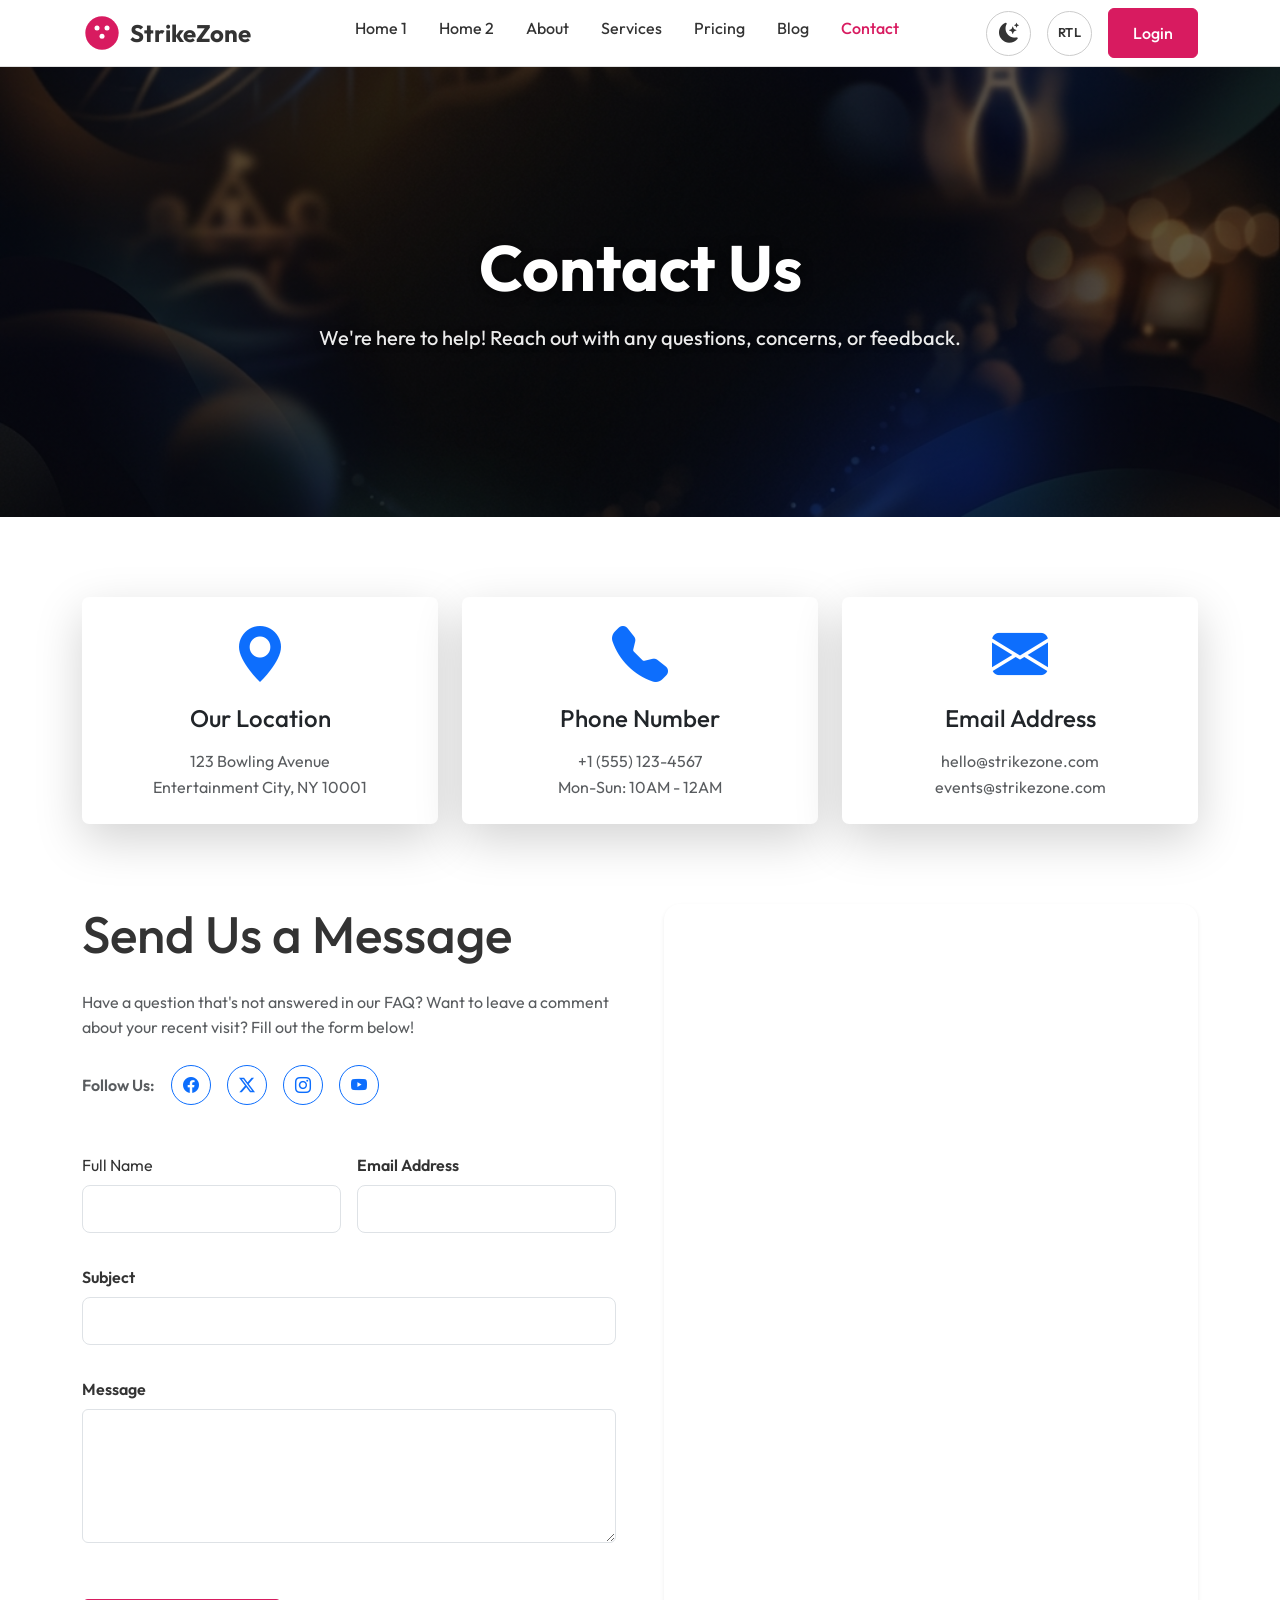
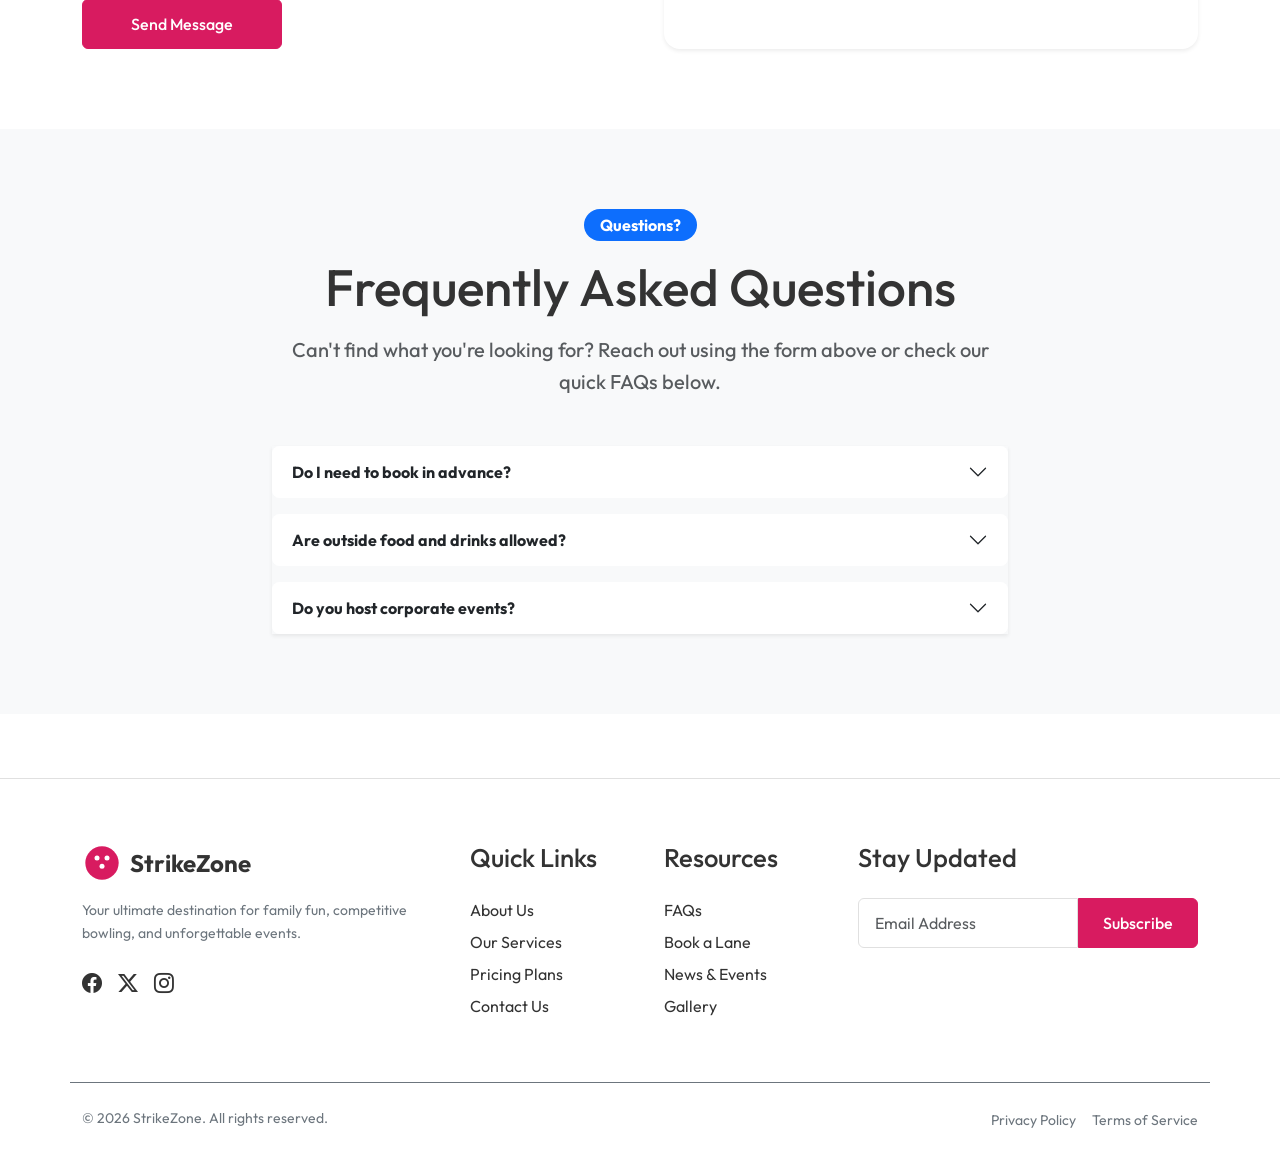
<file: contact.html>
<!DOCTYPE html>
<html lang="en" data-bs-theme="light" dir="ltr">
<head>
    <meta charset="UTF-8">
    <meta name="viewport" content="width=device-width, initial-scale=1.0">
    <title>StrikeZone | Contact Us</title>
    
    <link rel="preconnect" href="https://fonts.googleapis.com">
    <link rel="preconnect" href="https://fonts.gstatic.com" crossorigin>
    <link href="https://fonts.googleapis.com/css2?family=Outfit:wght@400;450;500;520;540;580&display=swap" rel="stylesheet">
    
    <link rel="icon" type="image/svg+xml" href="data:image/svg+xml,<svg xmlns='http://www.w3.org/2000/svg' viewBox='0 0 24 24' fill='%23D81B60'><circle cx='12' cy='12' r='10'/><circle cx='9' cy='9' r='1.5' fill='%23fff'/><circle cx='15' cy='9' r='1.5' fill='%23fff'/><circle cx='12' cy='14' r='1.5' fill='%23fff'/></svg>">
    
    <link href="https://cdn.jsdelivr.net/npm/bootstrap@5.3.3/dist/css/bootstrap.min.css" rel="stylesheet">
    <link rel="stylesheet" href="https://cdn.jsdelivr.net/npm/bootstrap-icons@1.11.3/font/bootstrap-icons.min.css">
    
    <link rel="stylesheet" href="assets/css/style.css">
    <link rel="stylesheet" href="assets/css/dark-mode.css">
    <link rel="stylesheet" href="assets/css/rtl.css">
</head>
<body>

    <!-- Header Section -->
    <header class="navbar navbar-expand-lg sticky-top">
        <div class="container">
            <button class="navbar-toggler border-0 me-2" type="button" data-bs-toggle="offcanvas" data-bs-target="#offcanvasNavbar" aria-controls="offcanvasNavbar">
                <i class="bi bi-list fs-2 text-body"></i>
            </button>

            <a class="navbar-brand d-flex align-items-center gap-2" href="index.html">
                <svg width="40" height="40" viewBox="0 0 24 24" fill="var(--primary-color)" xmlns="http://www.w3.org/2000/svg">
                    <circle cx="12" cy="12" r="10" />
                    <circle cx="9" cy="9" r="1.5" fill="#fff" />
                    <circle cx="15" cy="9" r="1.5" fill="#fff" />
                    <circle cx="12" cy="14" r="1.5" fill="#fff" />
                </svg>
                <span class="fw-bold fs-4 text-body">StrikeZone</span>
            </a>

            <div class="d-flex d-lg-none align-items-center gap-2 ms-auto">
                <button class="theme-toggle-btn" aria-label="Toggle theme"><i class="bi bi-moon-stars-fill fs-5"></i></button>
                <button class="rtl-toggle-btn" aria-label="Toggle RTL">RTL</button>
            </div>

            <div class="offcanvas offcanvas-start" tabindex="-1" id="offcanvasNavbar" aria-labelledby="offcanvasNavbarLabel">
                <div class="offcanvas-header border-bottom">
                    <div class="offcanvas-title d-flex align-items-center gap-2" id="offcanvasNavbarLabel">
                        <svg width="30" height="30" viewBox="0 0 24 24" fill="var(--primary-color)" xmlns="http://www.w3.org/2000/svg">
                            <circle cx="12" cy="12" r="10" />
                            <circle cx="9" cy="9" r="1.5" fill="#fff" />
                            <circle cx="15" cy="9" r="1.5" fill="#fff" />
                            <circle cx="12" cy="14" r="1.5" fill="#fff" />
                        </svg>
                        <span class="fw-bold fs-5 text-body">StrikeZone</span>
                    </div>
                    <button type="button" class="btn-close" data-bs-dismiss="offcanvas" aria-label="Close"></button>
                </div>
                <div class="offcanvas-body">
                    <ul class="navbar-nav mx-auto mb-2 mb-lg-0 gap-lg-3">
                        <li class="nav-item"><a class="nav-link" href="index.html">Home 1</a></li>
                        <li class="nav-item"><a class="nav-link" href="home-2.html">Home 2</a></li>
                        <li class="nav-item"><a class="nav-link" href="about.html">About</a></li>
                        <li class="nav-item"><a class="nav-link" href="services.html">Services</a></li>
                        <li class="nav-item"><a class="nav-link" href="pricing.html">Pricing</a></li>
                        <li class="nav-item"><a class="nav-link" href="blog.html">Blog</a></li>
                        <li class="nav-item"><a class="nav-link active" aria-current="page" href="contact.html">Contact</a></li>
                    </ul>
                    
                    <div class="d-none d-lg-flex align-items-center gap-3">
                        <button class="theme-toggle-btn" aria-label="Toggle theme"><i class="bi bi-moon-stars-fill fs-5"></i></button>
                        <button class="rtl-toggle-btn" aria-label="Toggle RTL">RTL</button>
                        <a href="login.html" class="btn btn-primary">Login</a>
                    </div>
                    
                    <div class="d-flex d-lg-none flex-column gap-2 mt-4">
                        <a href="login.html" class="btn btn-primary w-100">Login</a>
                    </div>
                </div>
            </div>
        </div>
    </header>

    <main>
        <!-- Centered Hero Section -->
        <section class="hero-section text-white d-flex align-items-center" style="min-height: 50vh; background: linear-gradient(rgba(0,0,0,0.62), rgba(0,0,0,0.62)), url('assets/images/hero-inner-bg.png') center/cover;">
            <div class="container position-relative z-2">
                <div class="row justify-content-center text-center">
                    <div class="col-lg-8">
                        <h1 class="display-3 fw-bold mb-3 text-white">Contact Us</h1>
                        <p class="lead text-white-50 fs-5 mb-0">We're here to help! Reach out with any questions, concerns, or feedback.</p>
                    </div>
                </div>
            </div>
        </section>

        <!-- Info Cards -->
        <section class="section-padding pb-0 mt-n5 position-relative z-3">
            <div class="container">
                <div class="row justify-content-center g-4">
                    <div class="col-md-4">
                        <div class="card h-100 border-0 shadow-lg text-center p-4 transform-hover">
                            <div class="text-primary mb-3"><i class="bi bi-geo-alt-fill display-4"></i></div>
                            <h3 class="h4 mb-3">Our Location</h3>
                            <p class="text-muted mb-0">123 Bowling Avenue<br>Entertainment City, NY 10001</p>
                        </div>
                    </div>
                    <div class="col-md-4">
                        <div class="card h-100 border-0 shadow-lg text-center p-4 transform-hover">
                            <div class="text-primary mb-3"><i class="bi bi-telephone-fill display-4"></i></div>
                            <h3 class="h4 mb-3">Phone Number</h3>
                            <p class="text-muted mb-0">+1 (555) 123-4567<br>Mon-Sun: 10AM - 12AM</p>
                        </div>
                    </div>
                    <div class="col-md-4">
                        <div class="card h-100 border-0 shadow-lg text-center p-4 transform-hover">
                            <div class="text-primary mb-3"><i class="bi bi-envelope-fill display-4"></i></div>
                            <h3 class="h4 mb-3">Email Address</h3>
                            <p class="text-muted mb-0">hello@strikezone.com<br>events@strikezone.com</p>
                        </div>
                    </div>
                </div>
            </div>
        </section>

        <!-- Form & Map Section -->
        <section class="section-padding">
            <div class="container">
                <div class="row g-5">
                    <!-- Contact Form -->
                    <div class="col-lg-6">
                        <h2 class="mb-4">Send Us a Message</h2>
                        <p class="text-muted mb-4">Have a question that's not answered in our FAQ? Want to leave a comment about your recent visit? Fill out the form below!</p>
                        
                        <div class="d-flex gap-3 mb-5 align-items-center">
                            <span class="fw-semibold text-muted">Follow Us:</span>
                            <a href="#" class="btn btn-outline-primary rounded-circle d-inline-flex align-items-center justify-content-center p-0" style="width: 40px; height: 40px;"><i class="bi bi-facebook"></i></a>
                            <a href="#" class="btn btn-outline-primary rounded-circle d-inline-flex align-items-center justify-content-center p-0" style="width: 40px; height: 40px;"><i class="bi bi-twitter-x"></i></a>
                            <a href="#" class="btn btn-outline-primary rounded-circle d-inline-flex align-items-center justify-content-center p-0" style="width: 40px; height: 40px;"><i class="bi bi-instagram"></i></a>
                            <a href="#" class="btn btn-outline-primary rounded-circle d-inline-flex align-items-center justify-content-center p-0" style="width: 40px; height: 40px;"><i class="bi bi-youtube"></i></a>
                        </div>
                        
                        <form onsubmit="event.preventDefault(); alert('Message Sent!');">
                            <div class="row g-3 text-start">
                                <div class="col-md-6">
                                    <label for="name" class="form-label">Full Name</label>
                                    <input type="text" class="form-control form-control-lg" id="name" required>
                                </div>
                                <div class="col-md-6 mb-3">
                                    <label for="email" class="form-label fw-semibold">Email Address</label>
                                    <input type="email" class="form-control form-control-lg" id="email" required>
                                </div>
                                <div class="col-12 mb-3">
                                    <label for="subject" class="form-label fw-semibold">Subject</label>
                                    <input type="text" class="form-control form-control-lg" id="subject" required>
                                </div>
                                <div class="col-12 mb-4">
                                    <label for="message" class="form-label fw-semibold">Message</label>
                                    <textarea class="form-control" id="message" rows="5" required></textarea>
                                </div>
                                <div class="col-12 text-center text-md-start">
                                    <button type="submit" class="btn btn-primary btn-lg mt-3 px-5">Send Message</button>
                                </div>
                            </div>
                        </form>
                    </div>
                    
                    <!-- Google Map -->
                    <div class="col-lg-6">
                        <div class="h-100 min-vh-50 w-100 rounded-4 overflow-hidden shadow-sm">
                            <!-- Placeholder Google Map embed using iframe -->
                            <iframe src="https://www.google.com/maps/embed?pb=!1m18!1m12!1m3!1d3022.1422937950147!2d-73.98731968459391!3d40.75889497932681!2m3!1f0!2f0!3f0!3m2!1i1024!2i768!4f13.1!3m3!1m2!1s0x89c25855c6480299%3A0x55194ec5a1ae072e!2sTimes%20Square!5e0!3m2!1sen!2sus!4v1651234567890!5m2!1sen!2sus" width="100%" height="100%" style="border:0; min-height: 400px;" allowfullscreen="" loading="lazy" referrerpolicy="no-referrer-when-downgrade"></iframe>
                        </div>
                    </div>
                </div>
            </div>
        </section>

        <!-- FAQ Section -->
        <section class="section-padding bg-light-alt">
            <div class="container">
                <div class="row justify-content-center">
                    <div class="col-lg-8">
                        <div class="text-center mb-5">
                            <span class="badge bg-primary px-3 py-2 rounded-pill mb-3 fs-6">Questions?</span>
                            <h2 class="mb-3">Frequently Asked Questions</h2>
                            <p class="lead text-muted">Can't find what you're looking for? Reach out using the form above or check our quick FAQs below.</p>
                        </div>
                        <div class="accordion shadow-sm" id="contactFaqAccordion">
                            <div class="accordion-item border-0 mb-3 rounded-3 overflow-hidden">
                                <h2 class="accordion-header">
                                    <button class="accordion-button collapsed fw-bold" type="button" data-bs-toggle="collapse" data-bs-target="#faq1">
                                        Do I need to book in advance?
                                    </button>
                                </h2>
                                <div id="faq1" class="accordion-collapse collapse" data-bs-parent="#contactFaqAccordion">
                                    <div class="accordion-body text-muted">
                                        While walk-ins are always welcome, we highly recommend booking in advanceâ€”especially on weekends and holidaysâ€”to guarantee your lane and minimize wait times.
                                    </div>
                                </div>
                            </div>
                            <div class="accordion-item border-0 mb-3 rounded-3 overflow-hidden">
                                <h2 class="accordion-header">
                                    <button class="accordion-button collapsed fw-bold" type="button" data-bs-toggle="collapse" data-bs-target="#faq2">
                                        Are outside food and drinks allowed?
                                    </button>
                                </h2>
                                <div id="faq2" class="accordion-collapse collapse" data-bs-parent="#contactFaqAccordion">
                                    <div class="accordion-body text-muted">
                                        Outside food and beverages are not permitted. We have a fully equipped kitchen and bar serving a wide variety of delicious meals, snacks, and refreshing drinks!
                                    </div>
                                </div>
                            </div>
                            <div class="accordion-item border-0 rounded-3 overflow-hidden">
                                <h2 class="accordion-header">
                                    <button class="accordion-button collapsed fw-bold" type="button" data-bs-toggle="collapse" data-bs-target="#faq3">
                                        Do you host corporate events?
                                    </button>
                                </h2>
                                <div id="faq3" class="accordion-collapse collapse" data-bs-parent="#contactFaqAccordion">
                                    <div class="accordion-body text-muted">
                                        Absolutely! We offer specialized corporate and VIP packages that include private lanes, catering, and dedicated hosts. Please use the contact form to inquire.
                                    </div>
                                </div>
                            </div>
                        </div>
                    </div>
                </div>
            </div>
        </section>

    </main>

    <!-- Footer Section -->
    <footer class="footer">
        <div class="container">
            <div class="row g-5">
                <div class="col-lg-3 col-md-6">
                    <a class="d-flex align-items-center text-body text-decoration-none mb-3 gap-2" href="index.html">
                        <svg width="40" height="40" viewBox="0 0 24 24" fill="var(--primary-color)" xmlns="http://www.w3.org/2000/svg">
                            <circle cx="12" cy="12" r="10" />
                            <circle cx="9" cy="9" r="1.5" fill="#fff" />
                            <circle cx="15" cy="9" r="1.5" fill="#fff" />
                            <circle cx="12" cy="14" r="1.5" fill="#fff" />
                        </svg>
                        <span class="fw-bold fs-4">StrikeZone</span>
                    </a>
                    <p class="small text-muted mb-4">Your ultimate destination for family fun, competitive bowling, and unforgettable events.</p>
                    <div class="d-flex gap-3">
                        <a href="#"><i class="bi bi-facebook fs-5"></i></a>
                        <a href="#"><i class="bi bi-twitter-x fs-5"></i></a>
                        <a href="#"><i class="bi bi-instagram fs-5"></i></a>
                    </div>
                </div>
                <div class="col-lg-3 col-md-6">
                    <h5 class="mb-4 text-body">Quick Links</h5>
                    <ul class="list-unstyled d-flex flex-column gap-2">
                        <li><a href="about.html">About Us</a></li>
                        <li><a href="services.html">Our Services</a></li>
                        <li><a href="pricing.html">Pricing Plans</a></li>
                        <li><a href="contact.html">Contact Us</a></li>
                    </ul>
                </div>
                <div class="col-lg-3 col-md-6">
                    <h5 class="mb-4 text-body">Resources</h5>
                    <ul class="list-unstyled d-flex flex-column gap-2">
                        <li><a href="faq.html">FAQs</a></li>
                        <li><a href="booking.html">Book a Lane</a></li>
                        <li><a href="blog.html">News & Events</a></li>
                        <li><a href="gallery.html">Gallery</a></li>
                    </ul>
                </div>
                <div class="col-lg-3 col-md-6">
                    <h5 class="mb-4 text-body">Stay Updated</h5>
                    <form class="d-flex" onsubmit="event.preventDefault();">
                        <input type="email" class="form-control rounded-end-0 border-0" placeholder="Email Address" required>
                        <button class="btn btn-primary rounded-start-0" type="submit">Subscribe</button>
                    </form>
                </div>
            </div>
            <div class="row mt-5 pt-4 border-top border-secondary text-center text-md-start">
                <div class="col-md-6 mb-3 mb-md-0"><p class="small text-muted mb-0">&copy; 2026 StrikeZone. All rights reserved.</p></div>
                <div class="col-md-6 text-md-end"><a href="#" class="small text-muted me-3">Privacy Policy</a><a href="#" class="small text-muted">Terms of Service</a></div>
            </div>
        </div>
    </footer>

    <a href="#" class="back-to-top" aria-label="Back to top"><i class="bi bi-arrow-up"></i></a>
    <script src="https://cdn.jsdelivr.net/npm/bootstrap@5.3.3/dist/js/bootstrap.bundle.min.js"></script>
    <script src="assets/js/main.js"></script>
</body>
</html>
</file>
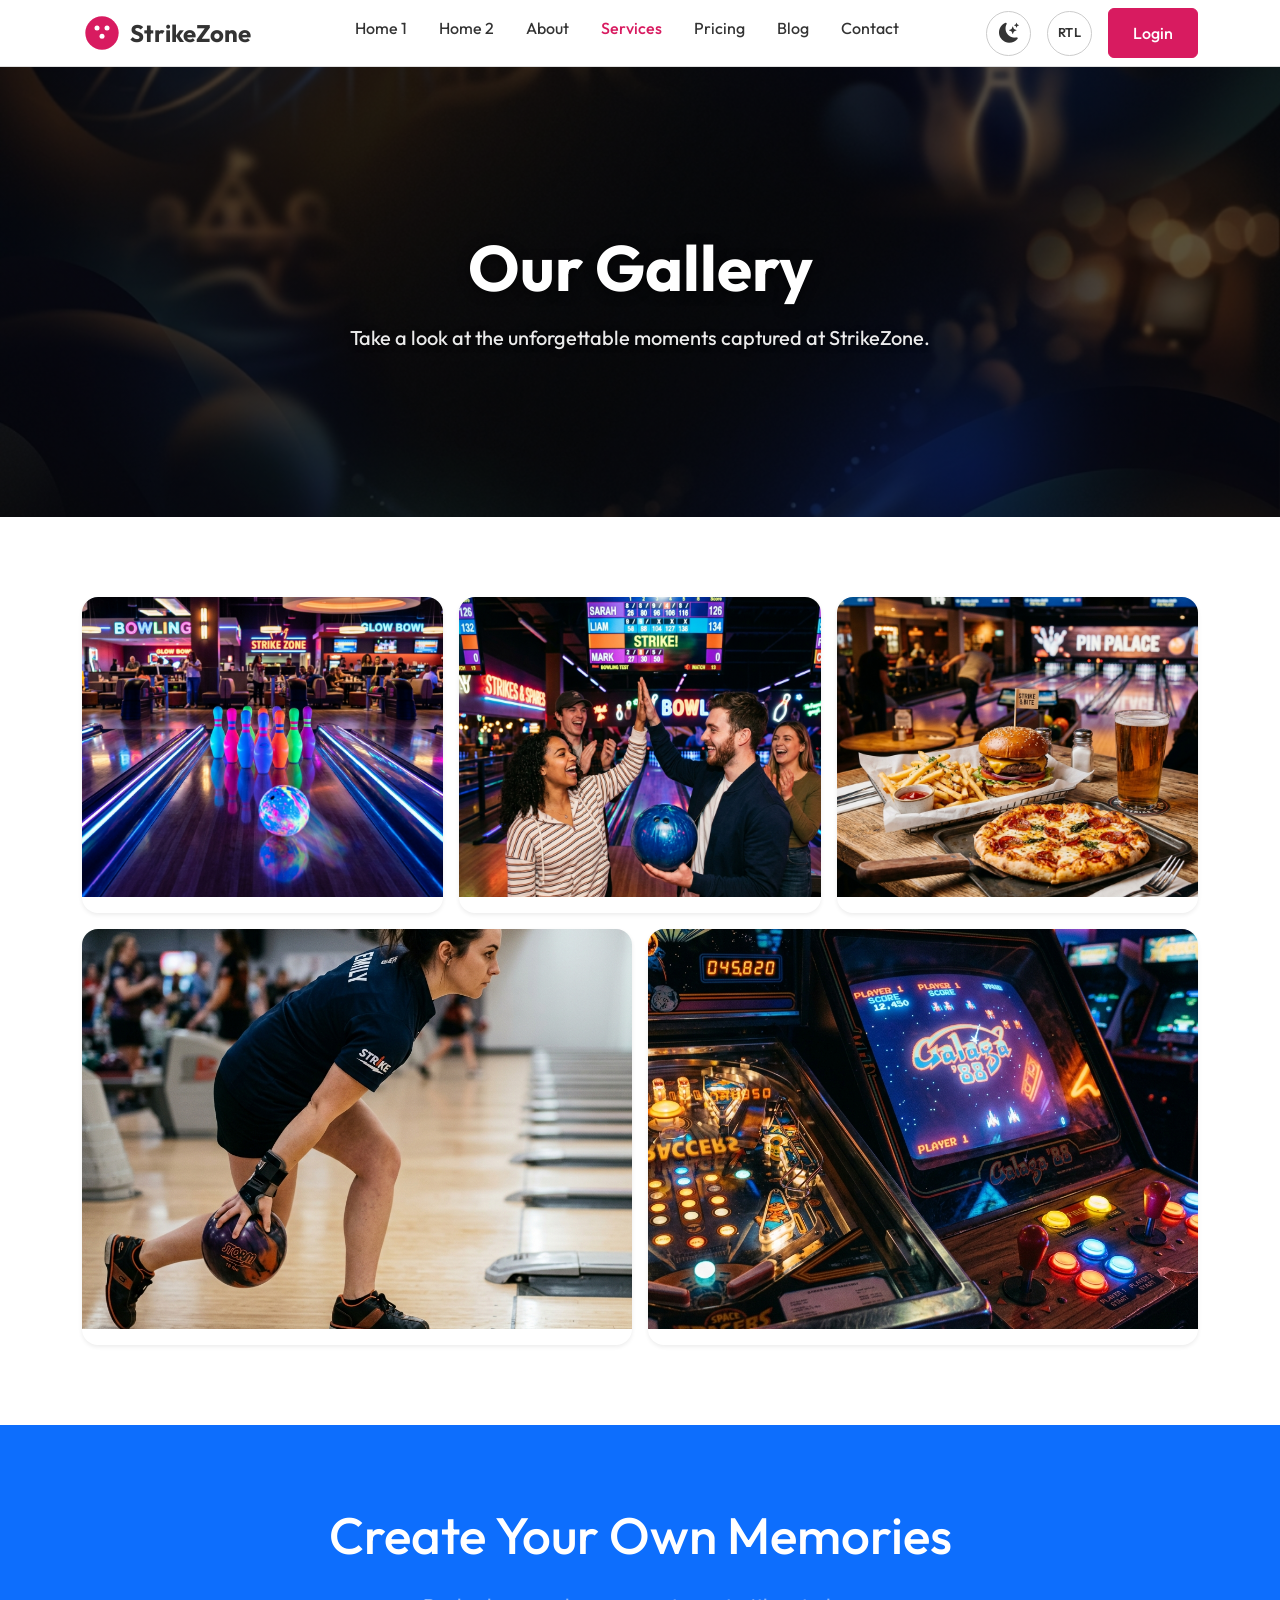
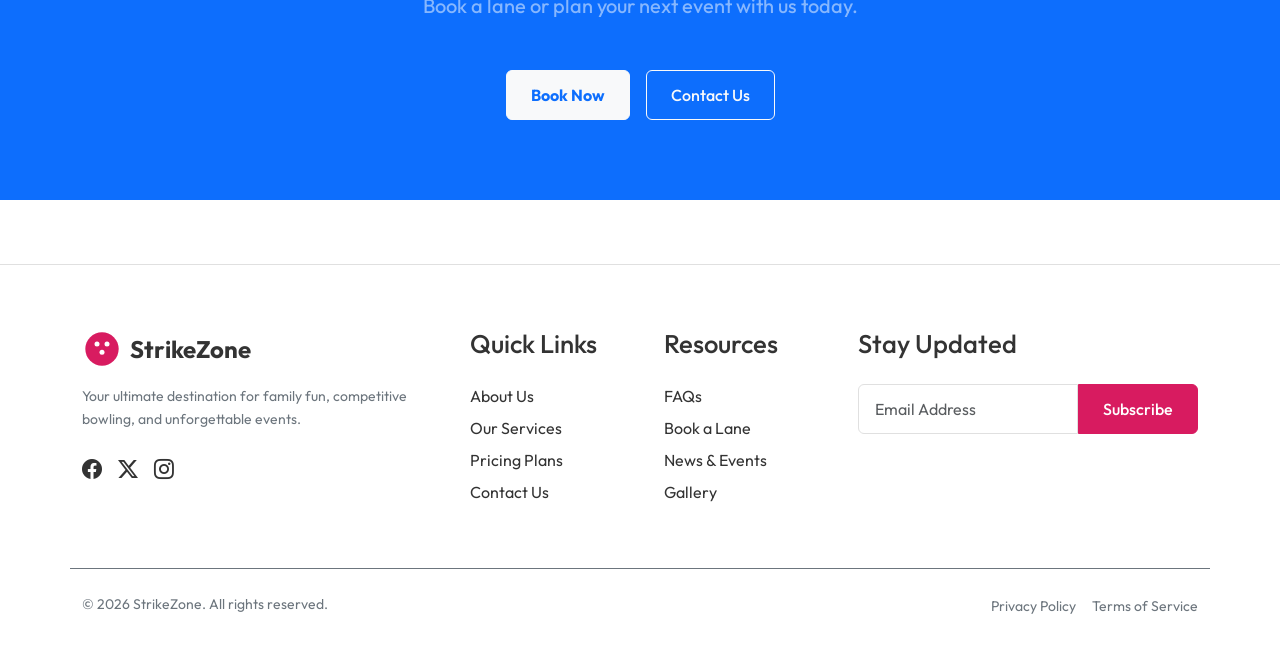
<file: gallery.html>
<!DOCTYPE html>
<html lang="en" data-bs-theme="light" dir="ltr">
<head>
    <meta charset="UTF-8">
    <meta name="viewport" content="width=device-width, initial-scale=1.0">
    <title>StrikeZone | Our Services</title>
    
    <link rel="preconnect" href="https://fonts.googleapis.com">
    <link rel="preconnect" href="https://fonts.gstatic.com" crossorigin>
    <link href="https://fonts.googleapis.com/css2?family=Outfit:wght@400;450;500;520;540;580&display=swap" rel="stylesheet">
    
    <!-- Favicon -->
    <link rel="icon" type="image/svg+xml" href="data:image/svg+xml,<svg xmlns='http://www.w3.org/2000/svg' viewBox='0 0 24 24' fill='%23D81B60'><circle cx='12' cy='12' r='10'/><circle cx='9' cy='9' r='1.5' fill='%23fff'/><circle cx='15' cy='9' r='1.5' fill='%23fff'/><circle cx='12' cy='14' r='1.5' fill='%23fff'/></svg>">
    
    <link href="https://cdn.jsdelivr.net/npm/bootstrap@5.3.3/dist/css/bootstrap.min.css" rel="stylesheet">
    <link rel="stylesheet" href="https://cdn.jsdelivr.net/npm/bootstrap-icons@1.11.3/font/bootstrap-icons.min.css">
    
    <link rel="stylesheet" href="assets/css/style.css">
    <link rel="stylesheet" href="assets/css/dark-mode.css">
    <link rel="stylesheet" href="assets/css/rtl.css">
</head>
<body>

    <!-- Header Section -->
    <header class="navbar navbar-expand-lg sticky-top">
        <div class="container">
            <button class="navbar-toggler border-0 me-2" type="button" data-bs-toggle="offcanvas" data-bs-target="#offcanvasNavbar" aria-controls="offcanvasNavbar">
                <i class="bi bi-list fs-2 text-body"></i>
            </button>

            <a class="navbar-brand d-flex align-items-center gap-2" href="index.html">
                <svg width="40" height="40" viewBox="0 0 24 24" fill="var(--primary-color)" xmlns="http://www.w3.org/2000/svg">
                    <circle cx="12" cy="12" r="10" />
                    <circle cx="9" cy="9" r="1.5" fill="#fff" />
                    <circle cx="15" cy="9" r="1.5" fill="#fff" />
                    <circle cx="12" cy="14" r="1.5" fill="#fff" />
                </svg>
                <span class="fw-bold fs-4 text-body">StrikeZone</span>
            </a>

            <div class="d-flex d-lg-none align-items-center gap-2 ms-auto">
                <button class="theme-toggle-btn" aria-label="Toggle theme"><i class="bi bi-moon-stars-fill fs-5"></i></button>
                <button class="rtl-toggle-btn" aria-label="Toggle RTL">RTL</button>
            </div>

            <div class="offcanvas offcanvas-start" tabindex="-1" id="offcanvasNavbar" aria-labelledby="offcanvasNavbarLabel">
                <div class="offcanvas-header border-bottom">
                    <div class="offcanvas-title d-flex align-items-center gap-2" id="offcanvasNavbarLabel">
                        <svg width="30" height="30" viewBox="0 0 24 24" fill="var(--primary-color)" xmlns="http://www.w3.org/2000/svg"><circle cx="12" cy="12" r="10" /></svg>
                        <span class="fw-bold fs-5 text-body">StrikeZone</span>
                    </div>
                    <button type="button" class="btn-close" data-bs-dismiss="offcanvas" aria-label="Close"></button>
                </div>
                <div class="offcanvas-body">
                    <ul class="navbar-nav mx-auto mb-2 mb-lg-0 gap-lg-3">
                        <li class="nav-item"><a class="nav-link" href="index.html">Home 1</a></li>
                        <li class="nav-item"><a class="nav-link" href="home-2.html">Home 2</a></li>
                        <li class="nav-item"><a class="nav-link" href="about.html">About</a></li>
                        <li class="nav-item"><a class="nav-link active" aria-current="page" href="services.html">Services</a></li>
                        <li class="nav-item"><a class="nav-link" href="pricing.html">Pricing</a></li>
                        <li class="nav-item"><a class="nav-link" href="blog.html">Blog</a></li>
                        <li class="nav-item"><a class="nav-link" href="contact.html">Contact</a></li>
                        </ul>
                    
                    <div class="d-none d-lg-flex align-items-center gap-3">
                        <button class="theme-toggle-btn" aria-label="Toggle theme"><i class="bi bi-moon-stars-fill fs-5"></i></button>
                        <button class="rtl-toggle-btn" aria-label="Toggle RTL">RTL</button>
                        <a href="login.html" class="btn btn-primary">Login</a>
                        </div>
                    
                    <div class="d-flex d-lg-none flex-column gap-2 mt-4">
                        <a href="login.html" class="btn btn-primary w-100">Login</a>
                        </div>
                </div>
            </div>
        </div>
    </header>

    <main>
        <!-- 1. Centered Hero Section with Background Image -->
        <section class="hero-section text-white d-flex align-items-center" style="min-height: 50vh; background: linear-gradient(rgba(0,0,0,0.65), rgba(0,0,0,0.65)), url('assets/images/hero-inner-bg.png') center/cover;">
            <div class="container position-relative z-2">
                <div class="row justify-content-center text-center">
                    <div class="col-lg-8">
                        <h1 class="display-3 fw-bold mb-3 text-white">Our Gallery</h1>
                        <p class="lead text-white-50 fs-5 mb-0">Take a look at the unforgettable moments captured at StrikeZone.</p>
                    </div>
                </div>
            </div>
        </section>

        <!-- 2. Gallery Masonry Grid Section -->
        <section class="section-padding">
            <div class="container">
                <div class="row g-3">
                    <div class="col-lg-4 col-md-6">
                        <div class="rounded-4 overflow-hidden mb-3 shadow-sm h-100 position-relative group">
                            <img src="assets/images/gallery_1.png" class="img-fluid w-100 object-fit-cover" style="height: 300px;" alt="Gallery Image 1">
                        </div>
                    </div>
                    <div class="col-lg-4 col-md-6">
                        <div class="rounded-4 overflow-hidden mb-3 shadow-sm h-100 position-relative group">
                            <img src="assets/images/gallery_2.png" class="img-fluid w-100 object-fit-cover" style="height: 300px;" alt="Gallery Image 2">
                        </div>
                    </div>
                    <div class="col-lg-4 col-md-6">
                        <div class="rounded-4 overflow-hidden mb-3 shadow-sm h-100 position-relative group">
                            <img src="assets/images/gallery_3.png" class="img-fluid w-100 object-fit-cover" style="height: 300px;" alt="Gallery Image 3">
                        </div>
                    </div>
                    <div class="col-lg-6 col-md-6">
                        <div class="rounded-4 overflow-hidden mb-3 shadow-sm h-100 position-relative group">
                            <img src="assets/images/blog-bowling-tips.png" class="img-fluid w-100 object-fit-cover" style="height: 400px;" alt="Gallery Image 4">
                        </div>
                    </div>
                    <div class="col-lg-6 col-md-12">
                        <div class="rounded-4 overflow-hidden mb-3 shadow-sm h-100 position-relative group">
                            <img src="assets/images/gallery_5.png" class="img-fluid w-100 object-fit-cover" style="height: 400px;" alt="Gallery Image 5">
                        </div>
                    </div>
                </div>
            </div>
        </section>

        <!-- 3. Call to Action Section -->
        <section class="section-padding bg-primary text-white text-center">
            <div class="container">
                <h2 class="mb-4 text-white">Create Your Own Memories</h2>
                <p class="lead mb-5 text-white-50">Book a lane or plan your next event with us today.</p>
                <div class="d-flex justify-content-center gap-3">
                    <a href="booking.html" class="btn btn-light btn-lg text-primary fw-bold">Book Now</a>
                    <a href="contact.html" class="btn btn-outline-light btn-lg">Contact Us</a>
                </div>
            </div>
        </section>
    </main>

    <!-- Footer Section -->
    <footer class="footer">
        <div class="container">
            <div class="row g-5">
                <div class="col-lg-3 col-md-6">
                    <a class="d-flex align-items-center gap-2 text-body text-decoration-none mb-3" href="index.html">
                        <svg width="40" height="40" viewBox="0 0 24 24" fill="var(--primary-color)" xmlns="http://www.w3.org/2000/svg"><circle cx="12" cy="12" r="10" /><circle cx="9" cy="9" r="1.5" fill="#fff" /><circle cx="15" cy="9" r="1.5" fill="#fff" /><circle cx="12" cy="14" r="1.5" fill="#fff" /></svg>
                        <span class="fw-bold fs-4">StrikeZone</span>
                    </a>
                    <p class="small text-muted mb-4">Your ultimate destination for family fun, competitive bowling, and unforgettable events.</p>
                    <div class="d-flex gap-3">
                        <a href="#"><i class="bi bi-facebook fs-5"></i></a>
                        <a href="#"><i class="bi bi-twitter-x fs-5"></i></a>
                        <a href="#"><i class="bi bi-instagram fs-5"></i></a>
                    </div>
                </div>
                <div class="col-lg-3 col-md-6">
                    <h5 class="mb-4 text-body">Quick Links</h5>
                    <ul class="list-unstyled d-flex flex-column gap-2">
                        <li><a href="about.html">About Us</a></li>
                        <li><a href="services.html">Our Services</a></li>
                        <li><a href="pricing.html">Pricing Plans</a></li>
                        <li><a href="contact.html">Contact Us</a></li>
                    </ul>
                </div>
                <div class="col-lg-3 col-md-6">
                    <h5 class="mb-4 text-body">Resources</h5>
                    <ul class="list-unstyled d-flex flex-column gap-2">
                        <li><a href="faq.html">FAQs</a></li>
                        <li><a href="booking.html">Book a Lane</a></li>
                        <li><a href="blog.html">News & Events</a></li>
                        <li><a href="gallery.html">Gallery</a></li>
                    </ul>
                </div>
                <div class="col-lg-3 col-md-6">
                    <h5 class="mb-4 text-body">Stay Updated</h5>
                    <form class="d-flex" onsubmit="event.preventDefault();">
                        <input type="email" class="form-control rounded-end-0 border-0" placeholder="Email Address" required>
                        <button class="btn btn-primary rounded-start-0" type="submit">Subscribe</button>
                    </form>
                </div>
            </div>
            <div class="row mt-5 pt-4 border-top border-secondary text-center text-md-start">
                <div class="col-md-6 mb-3 mb-md-0"><p class="small text-muted mb-0">&copy; 2026 StrikeZone. All rights reserved.</p></div>
                <div class="col-md-6 text-md-end"><a href="#" class="small text-muted me-3">Privacy Policy</a><a href="#" class="small text-muted">Terms of Service</a></div>
            </div>
        </div>
    </footer>

    <a href="#" class="back-to-top" aria-label="Back to top"><i class="bi bi-arrow-up"></i></a>
    <script src="https://cdn.jsdelivr.net/npm/bootstrap@5.3.3/dist/js/bootstrap.bundle.min.js"></script>
    <script src="assets/js/main.js"></script>
</body>
</html>
</file>
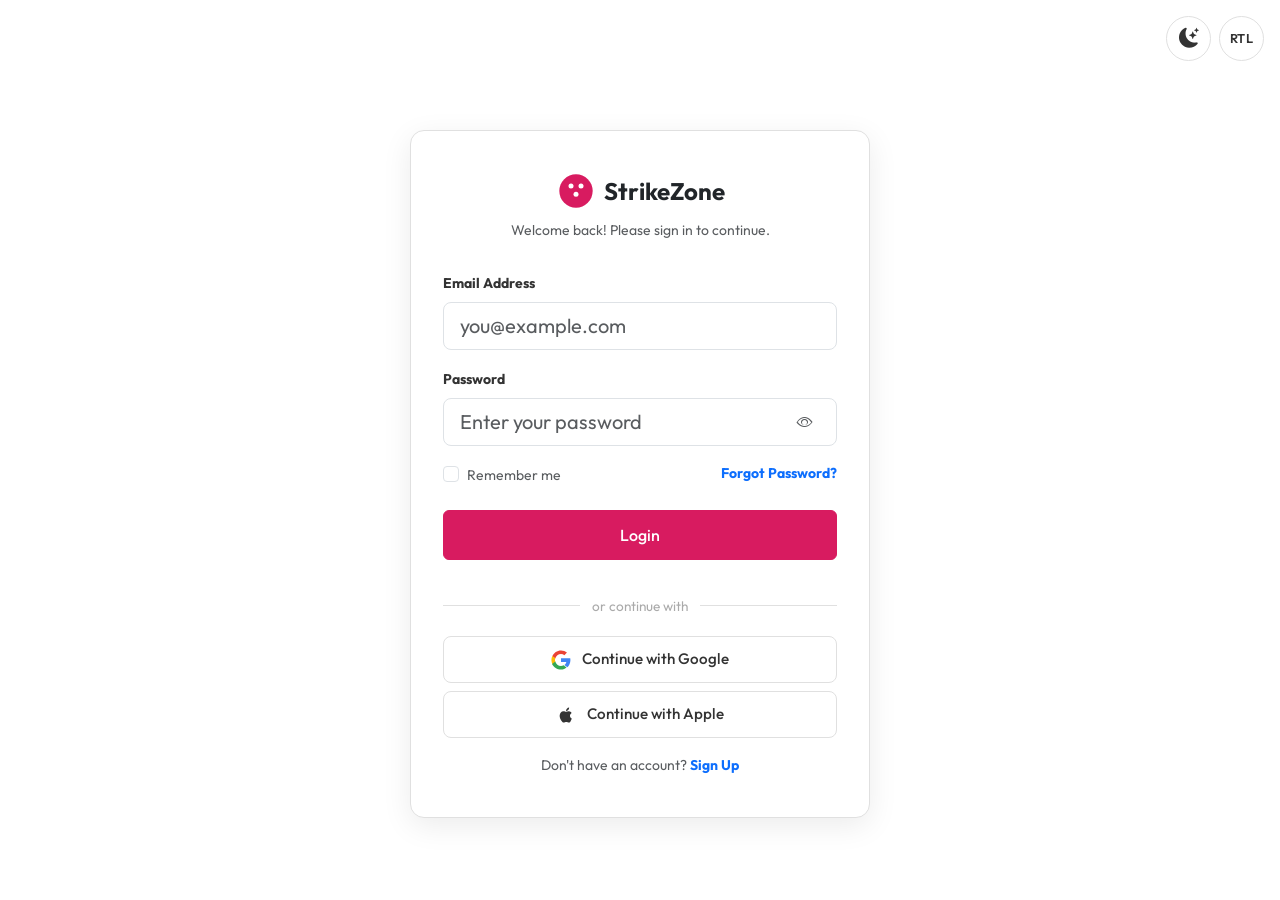
<file: login.html>
<!DOCTYPE html>
<html lang="en" data-bs-theme="light" dir="ltr">
<head>
    <meta charset="UTF-8">
    <meta name="viewport" content="width=device-width, initial-scale=1.0">
    <title>StrikeZone | Login</title>
    <meta name="description" content="Login to your StrikeZone account to manage bookings and more.">

    <link rel="preconnect" href="https://fonts.googleapis.com">
    <link rel="preconnect" href="https://fonts.gstatic.com" crossorigin>
    <link href="https://fonts.googleapis.com/css2?family=Outfit:wght@400;450;500;520;540;580&display=swap" rel="stylesheet">

    <link rel="icon" type="image/svg+xml" href="data:image/svg+xml,<svg xmlns='http://www.w3.org/2000/svg' viewBox='0 0 24 24' fill='%23D81B60'><circle cx='12' cy='12' r='10'/><circle cx='9' cy='9' r='1.5' fill='%23fff'/><circle cx='15' cy='9' r='1.5' fill='%23fff'/><circle cx='12' cy='14' r='1.5' fill='%23fff'/></svg>">

    <link href="https://cdn.jsdelivr.net/npm/bootstrap@5.3.3/dist/css/bootstrap.min.css" rel="stylesheet">
    <link rel="stylesheet" href="https://cdn.jsdelivr.net/npm/bootstrap-icons@1.11.3/font/bootstrap-icons.min.css">

    <link rel="stylesheet" href="assets/css/style.css">
    <link rel="stylesheet" href="assets/css/dark-mode.css">
    <link rel="stylesheet" href="assets/css/rtl.css">

    <style>
        body {
            min-height: 100vh;
            display: flex;
            flex-direction: column;
            background-color: var(--bg-color);
        }

        .auth-page-wrapper {
            flex: 1;
            display: flex;
            align-items: center;
            justify-content: center;
            padding: 5rem 1rem 2rem 1rem;
        }

        .auth-card {
            width: 100%;
            max-width: 460px;
            background: var(--card-bg);
            border: 1px solid var(--border-color);
            border-radius: 14px;
            padding: 2.5rem 2rem;
            box-shadow: 0 8px 30px rgba(0,0,0,0.08);
        }

        .auth-logo {
            display: flex;
            flex-direction: column;
            align-items: center;
            margin-bottom: 1.75rem;
        }

        .divider-text {
            display: flex;
            align-items: center;
            gap: 0.75rem;
            color: #aaa;
            font-size: 0.85rem;
            margin: 1.25rem 0;
        }
        .divider-text::before,
        .divider-text::after {
            content: '';
            flex: 1;
            height: 1px;
            background: var(--border-color);
        }

        .social-btn {
            display: flex;
            align-items: center;
            justify-content: center;
            gap: 0.65rem;
            width: 100%;
            padding: 0.7rem 1rem;
            border-radius: 8px;
            border: 1.5px solid var(--border-color);
            background: transparent;
            color: var(--text-color);
            font-weight: 500;
            font-size: 0.95rem;
            cursor: pointer;
            transition: background 0.2s, border-color 0.2s;
        }
        .social-btn:hover {
            background: var(--bg-color);
            border-color: #aaa;
        }

        /* Fixed toggles top-right */
        .auth-top-controls {
            position: absolute;
            top: 1rem;
            right: 1rem;
            display: flex;
            gap: 0.5rem;
            z-index: 999;
        }
    </style>
</head>
<body>

    <!-- Fixed Theme & RTL Toggles (top-right, no standard header) -->
    <div class="auth-top-controls">
        <button class="theme-toggle-btn" aria-label="Toggle theme"><i class="bi bi-moon-stars-fill fs-5"></i></button>
        <button class="rtl-toggle-btn" aria-label="Toggle RTL">RTL</button>
    </div>

    <!-- Login Form Centered -->
    <div class="auth-page-wrapper">
        <div class="auth-card">

            <!-- Logo inside card -->
            <div class="auth-logo">
                <a href="index.html" class="d-flex align-items-center gap-2 text-decoration-none">
                    <svg width="40" height="40" viewBox="0 0 24 24" fill="var(--primary-color)" xmlns="http://www.w3.org/2000/svg">
                        <circle cx="12" cy="12" r="10" />
                        <circle cx="9" cy="9" r="1.5" fill="#fff" />
                        <circle cx="15" cy="9" r="1.5" fill="#fff" />
                        <circle cx="12" cy="14" r="1.5" fill="#fff" />
                    </svg>
                    <span class="fw-bold fs-4 text-body">StrikeZone</span>
                </a>
                <p class="text-muted mt-2 mb-0 small">Welcome back! Please sign in to continue.</p>
            </div>

            <!-- Login Form -->
            <form id="loginForm" novalidate onsubmit="handleLogin(event)">

                <!-- Email -->
                <div class="mb-3">
                    <label for="loginEmail" class="form-label fw-bold small">Email Address</label>
                    <input type="email" class="form-control form-control-lg" id="loginEmail" placeholder="you@example.com" required>
                    <div class="invalid-feedback">Please enter a valid email address.</div>
                </div>

                <!-- Password -->
                <div class="mb-3">
                    <label for="loginPassword" class="form-label fw-bold small">Password</label>
                    <div class="position-relative">
                        <input type="password" class="form-control form-control-lg" id="loginPassword" placeholder="Enter your password" required style="padding-right: 3rem;">
                        <button class="btn border-0 position-absolute end-0 top-50 translate-middle-y text-muted" type="button" id="togglePassword" aria-label="Toggle password visibility" style="z-index: 10;">
                            <i class="bi bi-eye" id="eyeIcon"></i>
                        </button>
                    </div>
                    <div class="invalid-feedback d-block" id="passError" style="display:none!important;"></div>
                </div>

                <!-- Remember Me + Forgot Password (same line) -->
                <div class="d-flex justify-content-between align-items-center mb-4">
                    <div class="form-check mb-0">
                        <input class="form-check-input" type="checkbox" id="rememberMe">
                        <label class="form-check-label small text-muted" for="rememberMe">Remember me</label>
                    </div>
                    <a href="#" class="small text-primary text-decoration-none fw-bold">Forgot Password?</a>
                </div>

                <!-- Login Button (same width as fields) -->
                <button type="submit" class="btn btn-primary w-100 btn-lg mb-3">
                    Login
                </button>

                <!-- Social Login (below login button) -->
                <div class="divider-text">or continue with</div>
                <div class="d-flex flex-column gap-2 mb-3">
                    <button class="social-btn" type="button" onclick="return false;">
                        <svg width="20" height="20" viewBox="0 0 48 48" xmlns="http://www.w3.org/2000/svg">
                            <path fill="#EA4335" d="M24 9.5c3.14 0 5.95 1.08 8.17 2.85l6.09-6.09C34.36 3.1 29.47 1 24 1 14.62 1 6.64 6.73 3.18 14.8l7.08 5.5C11.89 14.31 17.44 9.5 24 9.5z"/>
                            <path fill="#4285F4" d="M46.58 24.5c0-1.6-.14-3.15-.41-4.64H24v8.79h12.74c-.55 2.97-2.22 5.49-4.72 7.18l7.27 5.65C43.41 37.61 46.58 31.55 46.58 24.5z"/>
                            <path fill="#FBBC05" d="M10.26 28.3A14.53 14.53 0 0 1 9.5 24c0-1.49.25-2.94.7-4.3L3.12 14.2A23.95 23.95 0 0 0 1 24c0 3.84.92 7.47 2.55 10.68l7.71-6.38z"/>
                            <path fill="#34A853" d="M24 47c5.47 0 10.06-1.81 13.41-4.91l-7.27-5.65c-1.82 1.22-4.16 1.94-6.14 1.94-6.56 0-12.11-4.81-13.74-11.08l-7.71 6.38C6.64 41.27 14.62 47 24 47z"/>
                        </svg>
                        Continue with Google
                    </button>
                    <button class="social-btn" type="button" onclick="return false;">
                        <svg width="20" height="20" viewBox="0 0 24 24" fill="currentColor" xmlns="http://www.w3.org/2000/svg">
                            <path d="M17.05 20.28c-.98.95-2.05.8-3.08.35-1.09-.46-2.09-.48-3.24 0-1.44.62-2.2.44-3.06-.35C2.79 15.25 3.51 7.7 9.05 7.37c1.32.07 2.24.74 3.01.8 1.14-.23 2.23-.9 3.44-.76 1.46.18 2.56.83 3.24 2.1-2.96 1.78-2.26 5.65.31 6.71-.59 1.51-1.31 3.02-2 4.06zM12.03 7.25c-.15-2.23 1.66-4.07 3.74-4.25.29 2.58-2.34 4.5-3.74 4.25z"/>
                        </svg>
                        Continue with Apple
                    </button>
                </div>

                <!-- Signup Link -->
                <p class="text-center small text-muted mb-0">
                    Don't have an account? <a href="register.html" class="text-primary fw-bold text-decoration-none">Sign Up</a>
                </p>
            </form>
        </div>
    </div>

    <script src="https://cdn.jsdelivr.net/npm/bootstrap@5.3.3/dist/js/bootstrap.bundle.min.js"></script>
    <script src="assets/js/main.js"></script>
    <script>
        // Password visibility toggle
        document.getElementById('togglePassword').addEventListener('click', function () {
            const passwordInput = document.getElementById('loginPassword');
            const eyeIcon = document.getElementById('eyeIcon');
            if (passwordInput.type === 'password') {
                passwordInput.type = 'text';
                eyeIcon.classList.replace('bi-eye', 'bi-eye-slash');
            } else {
                passwordInput.type = 'password';
                eyeIcon.classList.replace('bi-eye-slash', 'bi-eye');
            }
        });

        // Form validation
        function handleLogin(e) {
            e.preventDefault();
            const form = document.getElementById('loginForm');
            if (!form.checkValidity()) {
                form.classList.add('was-validated');
                return;
            }
            alert('Login successful! Redirecting...');
        }
    </script>
</body>
</html>
</file>
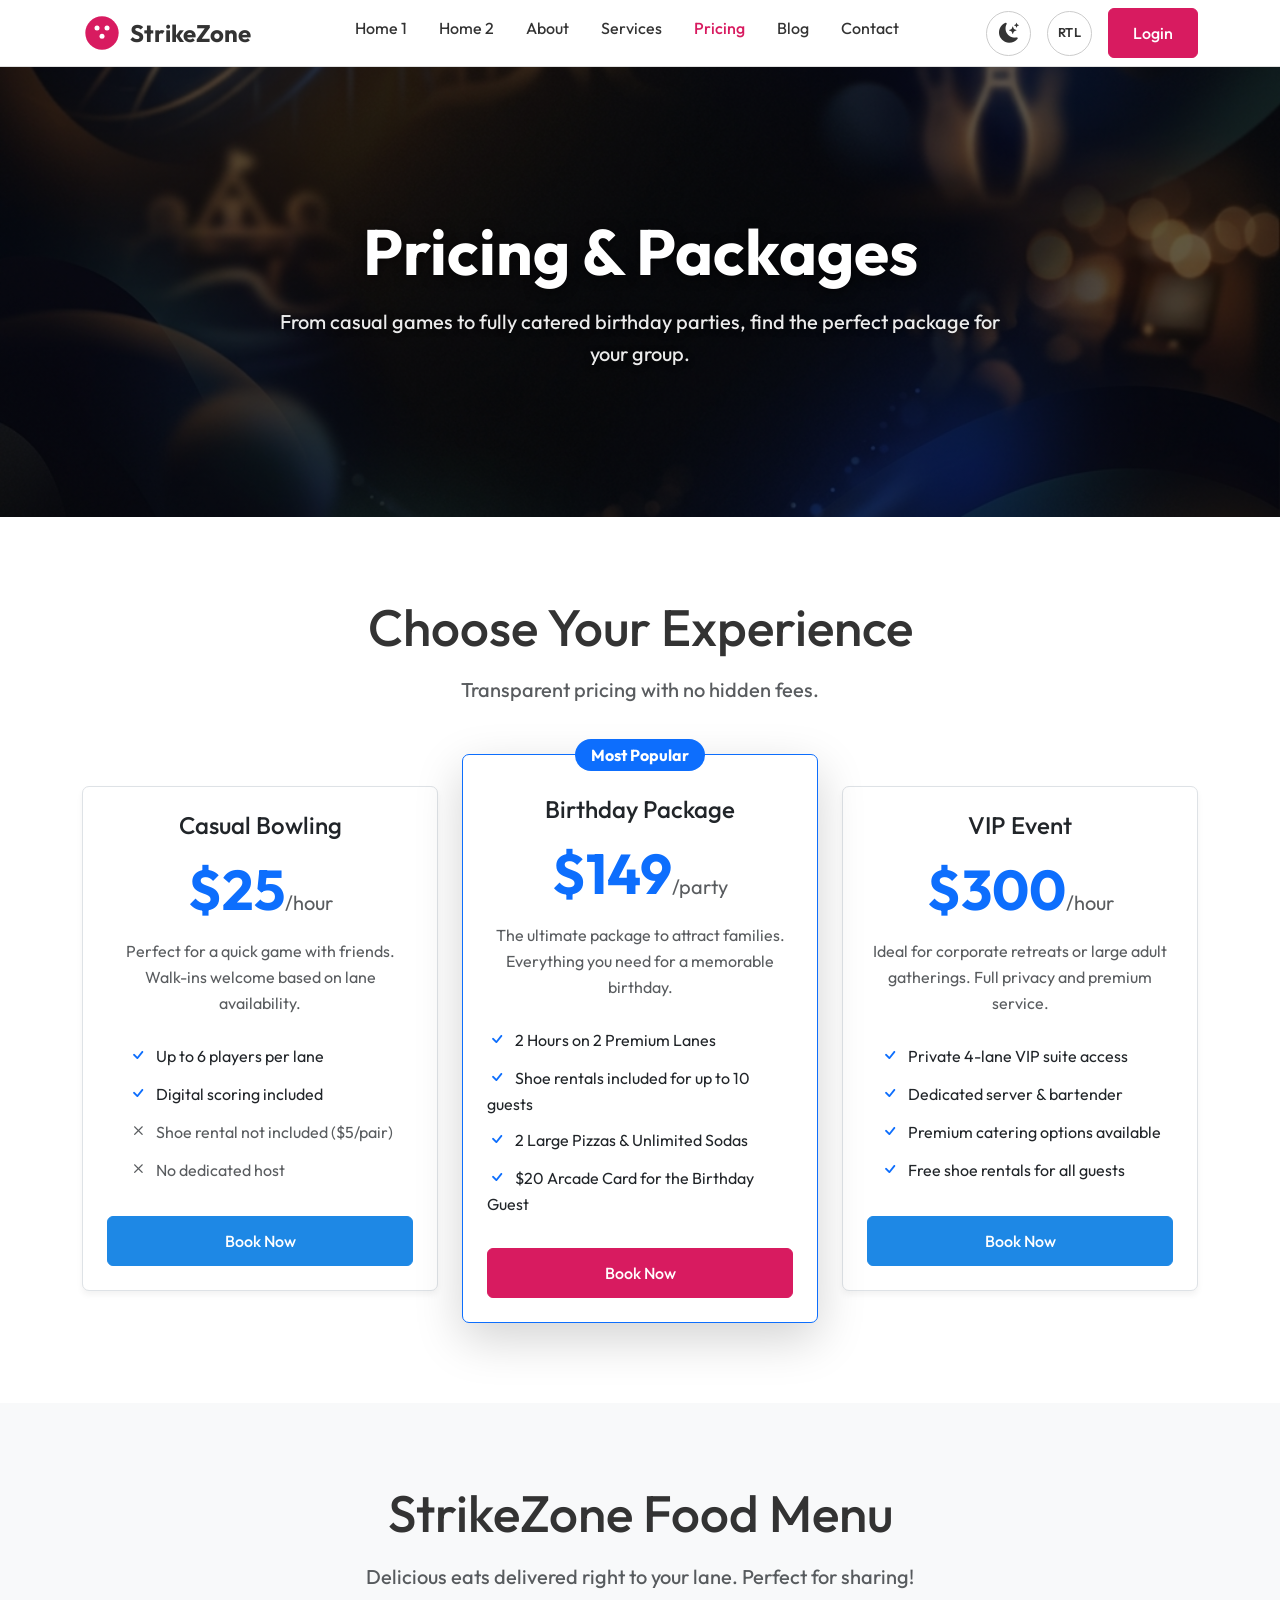
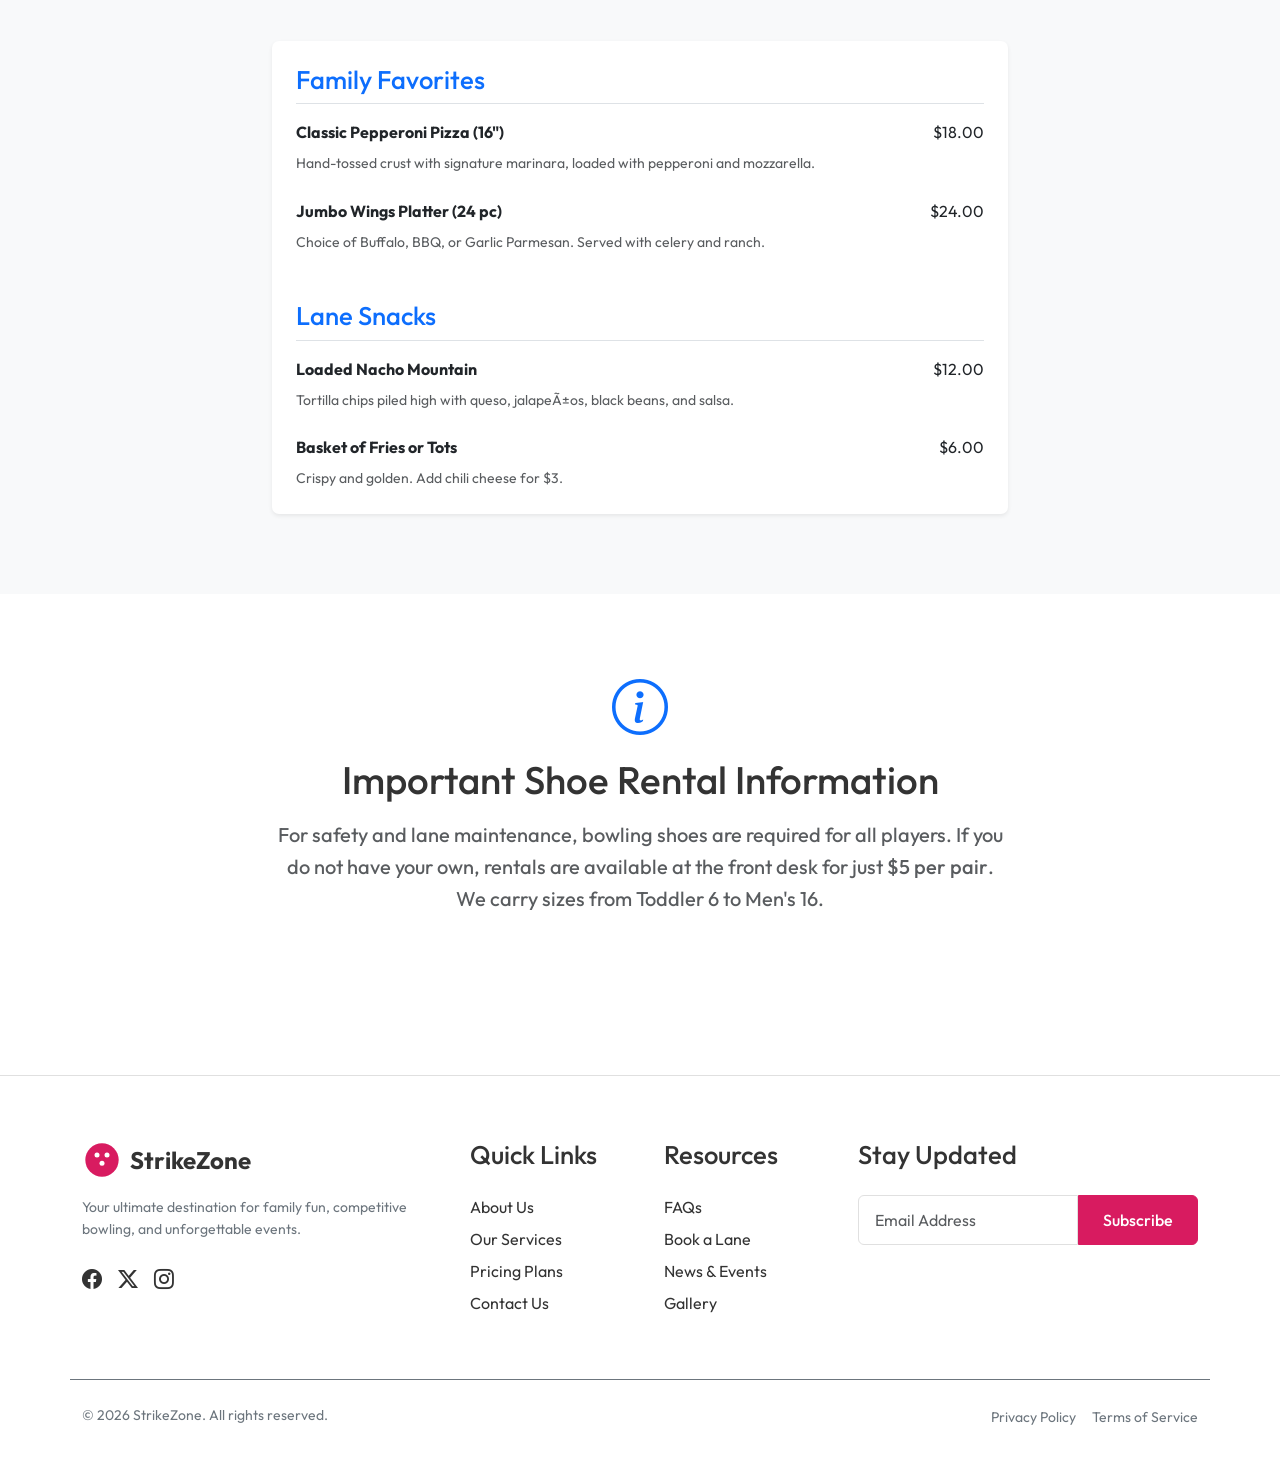
<file: pricing.html>
<!DOCTYPE html>
<html lang="en" data-bs-theme="light" dir="ltr">
<head>
    <meta charset="UTF-8">
    <meta name="viewport" content="width=device-width, initial-scale=1.0">
    <title>StrikeZone | Pricing & Packages</title>
    
    <!-- Google Fonts: Outfit -->
    <link rel="preconnect" href="https://fonts.googleapis.com">
    <link rel="preconnect" href="https://fonts.gstatic.com" crossorigin>
    <link href="https://fonts.googleapis.com/css2?family=Outfit:wght@400;450;500;520;540;580&display=swap" rel="stylesheet">
    
    <!-- Favicon -->
    <link rel="icon" type="image/svg+xml" href="data:image/svg+xml,<svg xmlns='http://www.w3.org/2000/svg' viewBox='0 0 24 24' fill='%23D81B60'><circle cx='12' cy='12' r='10'/><circle cx='9' cy='9' r='1.5' fill='%23fff'/><circle cx='15' cy='9' r='1.5' fill='%23fff'/><circle cx='12' cy='14' r='1.5' fill='%23fff'/></svg>">
    
    <link href="https://cdn.jsdelivr.net/npm/bootstrap@5.3.3/dist/css/bootstrap.min.css" rel="stylesheet">
    <link rel="stylesheet" href="https://cdn.jsdelivr.net/npm/bootstrap-icons@1.11.3/font/bootstrap-icons.min.css">
    
    <link rel="stylesheet" href="assets/css/style.css">
    <link rel="stylesheet" href="assets/css/dark-mode.css">
    <link rel="stylesheet" href="assets/css/rtl.css">
</head>
<body>

    <!-- Header Section -->
    <header class="navbar navbar-expand-lg sticky-top">
        <div class="container">
            <button class="navbar-toggler border-0 me-2" type="button" data-bs-toggle="offcanvas" data-bs-target="#offcanvasNavbar" aria-controls="offcanvasNavbar">
                <i class="bi bi-list fs-2 text-body"></i>
            </button>

            <a class="navbar-brand d-flex align-items-center gap-2" href="index.html">
                <svg width="40" height="40" viewBox="0 0 24 24" fill="var(--primary-color)" xmlns="http://www.w3.org/2000/svg">
                    <circle cx="12" cy="12" r="10" />
                    <circle cx="9" cy="9" r="1.5" fill="#fff" />
                    <circle cx="15" cy="9" r="1.5" fill="#fff" />
                    <circle cx="12" cy="14" r="1.5" fill="#fff" />
                </svg>
                <span class="fw-bold fs-4 text-body">StrikeZone</span>
            </a>

            <div class="d-flex d-lg-none align-items-center gap-2 ms-auto">
                <button class="theme-toggle-btn" aria-label="Toggle theme"><i class="bi bi-moon-stars-fill fs-5"></i></button>
                <button class="rtl-toggle-btn" aria-label="Toggle RTL">RTL</button>
            </div>

            <div class="offcanvas offcanvas-start" tabindex="-1" id="offcanvasNavbar" aria-labelledby="offcanvasNavbarLabel">
                <div class="offcanvas-header border-bottom">
                    <div class="offcanvas-title d-flex align-items-center gap-2" id="offcanvasNavbarLabel">
                        <svg width="30" height="30" viewBox="0 0 24 24" fill="var(--primary-color)" xmlns="http://www.w3.org/2000/svg"><circle cx="12" cy="12" r="10" /></svg>
                        <span class="fw-bold fs-5 text-body">StrikeZone</span>
                    </div>
                    <button type="button" class="btn-close" data-bs-dismiss="offcanvas" aria-label="Close"></button>
                </div>
                <div class="offcanvas-body">
                    <ul class="navbar-nav mx-auto mb-2 mb-lg-0 gap-lg-3">
                        <li class="nav-item"><a class="nav-link" href="index.html">Home 1</a></li>
                        <li class="nav-item"><a class="nav-link" href="home-2.html">Home 2</a></li>
                        <li class="nav-item"><a class="nav-link" href="about.html">About</a></li>
                        <li class="nav-item"><a class="nav-link" href="services.html">Services</a></li>
                        <li class="nav-item"><a class="nav-link active" aria-current="page" href="pricing.html">Pricing</a></li>
                        <li class="nav-item"><a class="nav-link" href="blog.html">Blog</a></li>
                        <li class="nav-item"><a class="nav-link" href="contact.html">Contact</a></li>
                        </ul>
                    
                    <div class="d-none d-lg-flex align-items-center gap-3">
                        <button class="theme-toggle-btn" aria-label="Toggle theme"><i class="bi bi-moon-stars-fill fs-5"></i></button>
                        <button class="rtl-toggle-btn" aria-label="Toggle RTL">RTL</button>
                        <a href="login.html" class="btn btn-primary">Login</a>
                        </div>
                    
                    <div class="d-flex d-lg-none flex-column gap-2 mt-4">
                        <a href="login.html" class="btn btn-primary w-100">Login</a>
                        </div>
                </div>
            </div>
        </div>
    </header>

    <main>
        <!-- Centered Hero Section with Background Image -->
        <section class="hero-section text-white d-flex align-items-center" style="min-height: 50vh; background: linear-gradient(rgba(0,0,0,0.62), rgba(0,0,0,0.62)), url('assets/images/hero-inner-bg.png') center/cover;">
            <div class="container position-relative z-2">
                <div class="row justify-content-center text-center">
                    <div class="col-lg-8">
                        <h1 class="display-3 fw-bold mb-3 text-white">Pricing & Packages</h1>
                        <p class="lead text-white-50 fs-5 mb-0">From casual games to fully catered birthday parties, find the perfect package for your group.</p>
                    </div>
                </div>
            </div>
        </section>

        <!-- Pricing Cards -->
        <section class="section-padding">
            <div class="container">
                <div class="text-center mb-5">
                    <h2 class="mb-3">Choose Your Experience</h2>
                    <p class="lead text-muted">Transparent pricing with no hidden fees.</p>
                </div>
                
                <div class="row g-4 align-items-center">
                    <!-- Basic Plan -->
                    <div class="col-lg-4">
                        <div class="card h-100 border p-4 text-center">
                            <h3 class="h4 mb-3">Casual Bowling</h3>
                            <div class="display-4 fw-bold text-primary mb-3">$25<span class="fs-5 text-muted fw-normal">/hour</span></div>
                            <p class="text-muted mb-4">Perfect for a quick game with friends. Walk-ins welcome based on lane availability.</p>
                            <ul class="list-unstyled text-start d-md-inline-block d-lg-block mb-4 mx-auto">
                                <li class="mb-2"><i class="bi bi-check text-primary fs-5 me-2"></i>Up to 6 players per lane</li>
                                <li class="mb-2"><i class="bi bi-check text-primary fs-5 me-2"></i>Digital scoring included</li>
                                <li class="mb-2 text-muted"><i class="bi bi-x fs-5 me-2"></i>Shoe rental not included ($5/pair)</li>
                                <li class="mb-2 text-muted"><i class="bi bi-x fs-5 me-2"></i>No dedicated host</li>
                            </ul>
                            <a href="booking.html" class="btn btn-secondary w-100 mt-auto">Book Now</a>
                        </div>
                    </div>

                    <!-- Popular Plan (Birthday Package) -->
                    <div class="col-lg-4">
                        <div class="card h-100 border-primary shadow-lg p-4 text-center position-relative transform-hover" style="z-index: 1;">
                            <div class="position-absolute top-0 start-50 translate-middle">
                                <span class="badge bg-primary px-3 py-2 rounded-pill fs-6">Most Popular</span>
                            </div>
                            <h3 class="h4 mb-3 mt-3">Birthday Package</h3>
                            <div class="display-4 fw-bold text-primary mb-3">$149<span class="fs-5 text-muted fw-normal">/party</span></div>
                            <p class="text-muted mb-4">The ultimate package to attract families. Everything you need for a memorable birthday.</p>
                            <ul class="list-unstyled text-start d-md-inline-block d-lg-block mb-4 mx-auto">
                                <li class="mb-2"><i class="bi bi-check text-primary fs-5 me-2"></i>2 Hours on 2 Premium Lanes</li>
                                <li class="mb-2"><i class="bi bi-check text-primary fs-5 me-2"></i>Shoe rentals included for up to 10 guests</li>
                                <li class="mb-2"><i class="bi bi-check text-primary fs-5 me-2"></i>2 Large Pizzas & Unlimited Sodas</li>
                                <li class="mb-2"><i class="bi bi-check text-primary fs-5 me-2"></i>$20 Arcade Card for the Birthday Guest</li>
                            </ul>
                            <a href="booking.html" class="btn btn-primary w-100 mt-auto">Book Now</a>
                        </div>
                    </div>

                    <!-- VIP Plan -->
                    <div class="col-lg-4">
                        <div class="card h-100 border p-4 text-center">
                            <h3 class="h4 mb-3">VIP Event</h3>
                            <div class="display-4 fw-bold text-primary mb-3">$300<span class="fs-5 text-muted fw-normal">/hour</span></div>
                            <p class="text-muted mb-4">Ideal for corporate retreats or large adult gatherings. Full privacy and premium service.</p>
                            <ul class="list-unstyled text-start d-md-inline-block d-lg-block mb-4 mx-auto">
                                <li class="mb-2"><i class="bi bi-check text-primary fs-5 me-2"></i>Private 4-lane VIP suite access</li>
                                <li class="mb-2"><i class="bi bi-check text-primary fs-5 me-2"></i>Dedicated server & bartender</li>
                                <li class="mb-2"><i class="bi bi-check text-primary fs-5 me-2"></i>Premium catering options available</li>
                                <li class="mb-2"><i class="bi bi-check text-primary fs-5 me-2"></i>Free shoe rentals for all guests</li>
                            </ul>
                            <a href="booking.html" class="btn btn-secondary w-100 mt-auto">Book Now</a>
                        </div>
                    </div>
                </div>
            </div>
        </section>

        <!-- Food Menu Highlights -->
        <section class="section-padding bg-light-alt">
            <div class="container">
                <div class="text-center mb-5">
                    <h2 class="mb-3">StrikeZone Food Menu</h2>
                    <p class="lead text-muted">Delicious eats delivered right to your lane. Perfect for sharing!</p>
                </div>
                
                <div class="row g-4 justify-content-center">
                    <div class="col-lg-8">
                        <div class="card border-0 shadow-sm p-4">
                            <!-- Menu Category 1 -->
                            <h4 class="text-primary mb-3 border-bottom pb-2">Family Favorites</h4>
                            <div class="d-flex justify-content-between mb-2">
                                <span class="fw-bold">Classic Pepperoni Pizza (16")</span>
                                <span>$18.00</span>
                            </div>
                            <p class="text-muted small mb-4">Hand-tossed crust with signature marinara, loaded with pepperoni and mozzarella.</p>
                            
                            <div class="d-flex justify-content-between mb-2">
                                <span class="fw-bold">Jumbo Wings Platter (24 pc)</span>
                                <span>$24.00</span>
                            </div>
                            <p class="text-muted small mb-4">Choice of Buffalo, BBQ, or Garlic Parmesan. Served with celery and ranch.</p>
                            
                            <!-- Menu Category 2 -->
                            <h4 class="text-primary mb-3 border-bottom pb-2 mt-4">Lane Snacks</h4>
                            <div class="d-flex justify-content-between mb-2">
                                <span class="fw-bold">Loaded Nacho Mountain</span>
                                <span>$12.00</span>
                            </div>
                            <p class="text-muted small mb-4">Tortilla chips piled high with queso, jalapeÃ±os, black beans, and salsa.</p>
                            
                            <div class="d-flex justify-content-between mb-2">
                                <span class="fw-bold">Basket of Fries or Tots</span>
                                <span>$6.00</span>
                            </div>
                            <p class="text-muted small mb-0">Crispy and golden. Add chili cheese for $3.</p>
                        </div>
                    </div>
                </div>
            </div>
        </section>

        <!-- Shoe Rental Info Snippet -->
        <section class="section-padding text-center">
            <div class="container">
                <div class="row justify-content-center">
                    <div class="col-md-8">
                        <i class="bi bi-info-circle text-primary display-4 mb-3 d-block"></i>
                        <h3 class="mb-3">Important Shoe Rental Information</h3>
                        <p class="lead text-muted">For safety and lane maintenance, bowling shoes are required for all players. If you do not have your own, rentals are available at the front desk for just <strong>$5 per pair</strong>. We carry sizes from Toddler 6 to Men's 16.</p>
                    </div>
                </div>
            </div>
        </section>

    </main>

    <!-- Footer Section -->
    <footer class="footer">
        <div class="container">
            <div class="row g-5">
                <div class="col-lg-3 col-md-6">
                    <a class="d-flex align-items-center gap-2 text-body text-decoration-none mb-3" href="index.html">
                        <svg width="40" height="40" viewBox="0 0 24 24" fill="var(--primary-color)" xmlns="http://www.w3.org/2000/svg"><circle cx="12" cy="12" r="10" /><circle cx="9" cy="9" r="1.5" fill="#fff" /><circle cx="15" cy="9" r="1.5" fill="#fff" /><circle cx="12" cy="14" r="1.5" fill="#fff" /></svg>
                        <span class="fw-bold fs-4">StrikeZone</span>
                    </a>
                    <p class="small text-muted mb-4">Your ultimate destination for family fun, competitive bowling, and unforgettable events.</p>
                    <div class="d-flex gap-3">
                        <a href="#"><i class="bi bi-facebook fs-5"></i></a>
                        <a href="#"><i class="bi bi-twitter-x fs-5"></i></a>
                        <a href="#"><i class="bi bi-instagram fs-5"></i></a>
                    </div>
                </div>
                <div class="col-lg-3 col-md-6">
                    <h5 class="mb-4 text-body">Quick Links</h5>
                    <ul class="list-unstyled d-flex flex-column gap-2">
                        <li><a href="about.html">About Us</a></li>
                        <li><a href="services.html">Our Services</a></li>
                        <li><a href="pricing.html">Pricing Plans</a></li>
                        <li><a href="contact.html">Contact Us</a></li>
                    </ul>
                </div>
                <div class="col-lg-3 col-md-6">
                    <h5 class="mb-4 text-body">Resources</h5>
                    <ul class="list-unstyled d-flex flex-column gap-2">
                        <li><a href="faq.html">FAQs</a></li>
                        <li><a href="booking.html">Book a Lane</a></li>
                        <li><a href="blog.html">News & Events</a></li>
                        <li><a href="gallery.html">Gallery</a></li>
                    </ul>
                </div>
                <div class="col-lg-3 col-md-6">
                    <h5 class="mb-4 text-body">Stay Updated</h5>
                    <form class="d-flex" onsubmit="event.preventDefault();">
                        <input type="email" class="form-control rounded-end-0 border-0" placeholder="Email Address" required>
                        <button class="btn btn-primary rounded-start-0" type="submit">Subscribe</button>
                    </form>
                </div>
            </div>
            <div class="row mt-5 pt-4 border-top border-secondary text-center text-md-start">
                <div class="col-md-6 mb-3 mb-md-0"><p class="small text-muted mb-0">&copy; 2026 StrikeZone. All rights reserved.</p></div>
                <div class="col-md-6 text-md-end"><a href="#" class="small text-muted me-3">Privacy Policy</a><a href="#" class="small text-muted">Terms of Service</a></div>
            </div>
        </div>
    </footer>

    <a href="#" class="back-to-top" aria-label="Back to top"><i class="bi bi-arrow-up"></i></a>
    <script src="https://cdn.jsdelivr.net/npm/bootstrap@5.3.3/dist/js/bootstrap.bundle.min.js"></script>
    <script src="assets/js/main.js"></script>
</body>
</html>
</file>
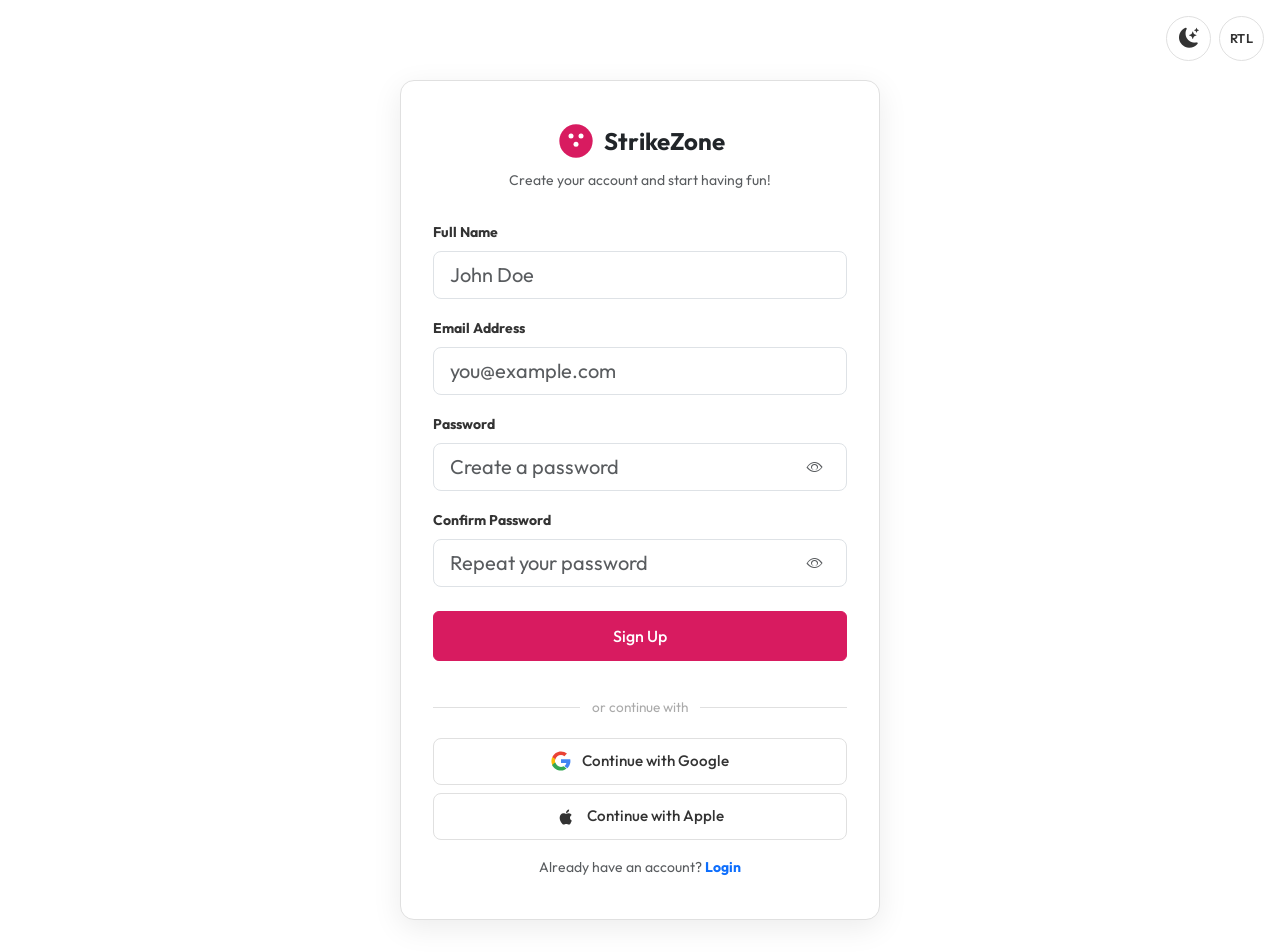
<file: register.html>
<!DOCTYPE html>
<html lang="en" data-bs-theme="light" dir="ltr">
<head>
    <meta charset="UTF-8">
    <meta name="viewport" content="width=device-width, initial-scale=1.0">
    <title>StrikeZone | Create Account</title>
    <link rel="preconnect" href="https://fonts.googleapis.com">
    <link rel="preconnect" href="https://fonts.gstatic.com" crossorigin>
    <link href="https://fonts.googleapis.com/css2?family=Outfit:wght@400;450;500;520;540;580&display=swap" rel="stylesheet">
    <link rel="icon" type="image/svg+xml" href="data:image/svg+xml,<svg xmlns='http://www.w3.org/2000/svg' viewBox='0 0 24 24' fill='%23D81B60'><circle cx='12' cy='12' r='10'/><circle cx='9' cy='9' r='1.5' fill='%23fff'/><circle cx='15' cy='9' r='1.5' fill='%23fff'/><circle cx='12' cy='14' r='1.5' fill='%23fff'/></svg>">
    <link href="https://cdn.jsdelivr.net/npm/bootstrap@5.3.3/dist/css/bootstrap.min.css" rel="stylesheet">
    <link rel="stylesheet" href="https://cdn.jsdelivr.net/npm/bootstrap-icons@1.11.3/font/bootstrap-icons.min.css">
    <link rel="stylesheet" href="assets/css/style.css">
    <link rel="stylesheet" href="assets/css/dark-mode.css">
    <link rel="stylesheet" href="assets/css/rtl.css">
    <style>
        body { min-height: 100vh; display: flex; flex-direction: column; background-color: var(--bg-color); }
        .auth-page-wrapper { flex: 1; display: flex; align-items: center; justify-content: center; padding: 5rem 1rem 2rem 1rem; }
        .auth-card { width: 100%; max-width: 480px; background: var(--card-bg); border: 1px solid var(--border-color); border-radius: 14px; padding: 2.5rem 2rem; box-shadow: 0 8px 30px rgba(0,0,0,0.08); }
        .auth-logo { display: flex; flex-direction: column; align-items: center; margin-bottom: 1.75rem; }
        .divider-text { display: flex; align-items: center; gap: 0.75rem; color: #aaa; font-size: 0.85rem; margin: 1.25rem 0; }
        .divider-text::before, .divider-text::after { content: ''; flex: 1; height: 1px; background: var(--border-color); }
        .social-btn { display: flex; align-items: center; justify-content: center; gap: 0.65rem; width: 100%; padding: 0.7rem 1rem; border-radius: 8px; border: 1.5px solid var(--border-color); background: transparent; color: var(--text-color); font-weight: 500; font-size: 0.95rem; cursor: pointer; transition: background 0.2s, border-color 0.2s; }
        .social-btn:hover { background: var(--bg-color); border-color: #aaa; }
        .auth-top-controls { position: absolute; top: 1rem; right: 1rem; display: flex; gap: 0.5rem; z-index: 999; }
    </style>
</head>
<body>
    <div class="auth-top-controls">
        <button class="theme-toggle-btn" aria-label="Toggle theme"><i class="bi bi-moon-stars-fill fs-5"></i></button>
        <button class="rtl-toggle-btn" aria-label="Toggle RTL">RTL</button>
    </div>

    <div class="auth-page-wrapper">
        <div class="auth-card">
            <div class="auth-logo">
                <a href="index.html" class="d-flex align-items-center gap-2 text-decoration-none">
                    <svg width="40" height="40" viewBox="0 0 24 24" fill="var(--primary-color)" xmlns="http://www.w3.org/2000/svg">
                        <circle cx="12" cy="12" r="10" />
                        <circle cx="9" cy="9" r="1.5" fill="#fff" />
                        <circle cx="15" cy="9" r="1.5" fill="#fff" />
                        <circle cx="12" cy="14" r="1.5" fill="#fff" />
                    </svg>
                    <span class="fw-bold fs-4 text-body">StrikeZone</span>
                </a>
                <p class="text-muted mt-2 mb-0 small">Create your account and start having fun!</p>
            </div>

            <form id="registerForm" novalidate onsubmit="handleRegister(event)">
                <!-- Full Name -->
                <div class="mb-3">
                    <label for="fullName" class="form-label fw-bold small">Full Name</label>
                    <input type="text" class="form-control form-control-lg" id="fullName" placeholder="John Doe" required>
                    <div class="invalid-feedback">Please enter your full name.</div>
                </div>

                <!-- Email -->
                <div class="mb-3">
                    <label for="regEmail" class="form-label fw-bold small">Email Address</label>
                    <input type="email" class="form-control form-control-lg" id="regEmail" placeholder="you@example.com" required>
                    <div class="invalid-feedback">Please enter a valid email address.</div>
                </div>

                <!-- Password -->
                <div class="mb-3">
                    <label for="regPassword" class="form-label fw-bold small">Password</label>
                    <div class="position-relative">
                        <input type="password" class="form-control form-control-lg" id="regPassword" placeholder="Create a password" required minlength="8" style="padding-right: 3rem;">
                        <button class="btn border-0 position-absolute end-0 top-50 translate-middle-y text-muted" type="button" id="toggleRegPass" aria-label="Toggle password visibility" style="z-index: 10;">
                            <i class="bi bi-eye" id="regEyeIcon"></i>
                        </button>
                    </div>
                    <div class="invalid-feedback">Password must be at least 8 characters.</div>
                </div>

                <!-- Confirm Password -->
                <div class="mb-4">
                    <label for="confirmPassword" class="form-label fw-bold small">Confirm Password</label>
                    <div class="position-relative">
                        <input type="password" class="form-control form-control-lg" id="confirmPassword" placeholder="Repeat your password" required style="padding-right: 3rem;">
                        <button class="btn border-0 position-absolute end-0 top-50 translate-middle-y text-muted" type="button" id="toggleConfirmPass" aria-label="Toggle confirm password visibility" style="z-index: 10;">
                            <i class="bi bi-eye" id="confirmEyeIcon"></i>
                        </button>
                    </div>
                    <div class="invalid-feedback" id="confirmError">Passwords do not match.</div>
                </div>

                <!-- Sign Up Button -->
                <button type="submit" class="btn btn-primary w-100 btn-lg mb-3">Sign Up</button>

                <!-- Social Login (below signup button) -->
                <div class="divider-text">or continue with</div>
                <div class="d-flex flex-column gap-2 mb-3">
                    <button class="social-btn" type="button">
                        <svg width="20" height="20" viewBox="0 0 48 48" xmlns="http://www.w3.org/2000/svg">
                            <path fill="#EA4335" d="M24 9.5c3.14 0 5.95 1.08 8.17 2.85l6.09-6.09C34.36 3.1 29.47 1 24 1 14.62 1 6.64 6.73 3.18 14.8l7.08 5.5C11.89 14.31 17.44 9.5 24 9.5z"/>
                            <path fill="#4285F4" d="M46.58 24.5c0-1.6-.14-3.15-.41-4.64H24v8.79h12.74c-.55 2.97-2.22 5.49-4.72 7.18l7.27 5.65C43.41 37.61 46.58 31.55 46.58 24.5z"/>
                            <path fill="#FBBC05" d="M10.26 28.3A14.53 14.53 0 0 1 9.5 24c0-1.49.25-2.94.7-4.3L3.12 14.2A23.95 23.95 0 0 0 1 24c0 3.84.92 7.47 2.55 10.68l7.71-6.38z"/>
                            <path fill="#34A853" d="M24 47c5.47 0 10.06-1.81 13.41-4.91l-7.27-5.65c-1.82 1.22-4.16 1.94-6.14 1.94-6.56 0-12.11-4.81-13.74-11.08l-7.71 6.38C6.64 41.27 14.62 47 24 47z"/>
                        </svg>
                        Continue with Google
                    </button>
                    <button class="social-btn" type="button">
                        <svg width="20" height="20" viewBox="0 0 24 24" fill="currentColor" xmlns="http://www.w3.org/2000/svg">
                            <path d="M17.05 20.28c-.98.95-2.05.8-3.08.35-1.09-.46-2.09-.48-3.24 0-1.44.62-2.2.44-3.06-.35C2.79 15.25 3.51 7.7 9.05 7.37c1.32.07 2.24.74 3.01.8 1.14-.23 2.23-.9 3.44-.76 1.46.18 2.56.83 3.24 2.1-2.96 1.78-2.26 5.65.31 6.71-.59 1.51-1.31 3.02-2 4.06zM12.03 7.25c-.15-2.23 1.66-4.07 3.74-4.25.29 2.58-2.34 4.5-3.74 4.25z"/>
                        </svg>
                        Continue with Apple
                    </button>
                </div>

                <p class="text-center small text-muted mb-0">
                    Already have an account? <a href="login.html" class="text-primary fw-bold text-decoration-none">Login</a>
                </p>
            </form>
        </div>
    </div>

    <script src="https://cdn.jsdelivr.net/npm/bootstrap@5.3.3/dist/js/bootstrap.bundle.min.js"></script>
    <script src="assets/js/main.js"></script>
    <script>
        function togglePass(inputId, iconId) {
            const input = document.getElementById(inputId);
            const icon = document.getElementById(iconId);
            if (input.type === 'password') { input.type = 'text'; icon.classList.replace('bi-eye', 'bi-eye-slash'); }
            else { input.type = 'password'; icon.classList.replace('bi-eye-slash', 'bi-eye'); }
        }
        document.getElementById('toggleRegPass').addEventListener('click', () => togglePass('regPassword', 'regEyeIcon'));
        document.getElementById('toggleConfirmPass').addEventListener('click', () => togglePass('confirmPassword', 'confirmEyeIcon'));

        function handleRegister(e) {
            e.preventDefault();
            const form = document.getElementById('registerForm');
            const pass = document.getElementById('regPassword').value;
            const confirm = document.getElementById('confirmPassword').value;
            if (!form.checkValidity()) { form.classList.add('was-validated'); return; }
            if (pass !== confirm) {
                document.getElementById('confirmPassword').classList.add('is-invalid');
                document.getElementById('confirmError').style.display = 'block';
                return;
            }
            alert('Account created successfully! Redirecting to login...');
        }
    </script>
</body>
</html>
</file>
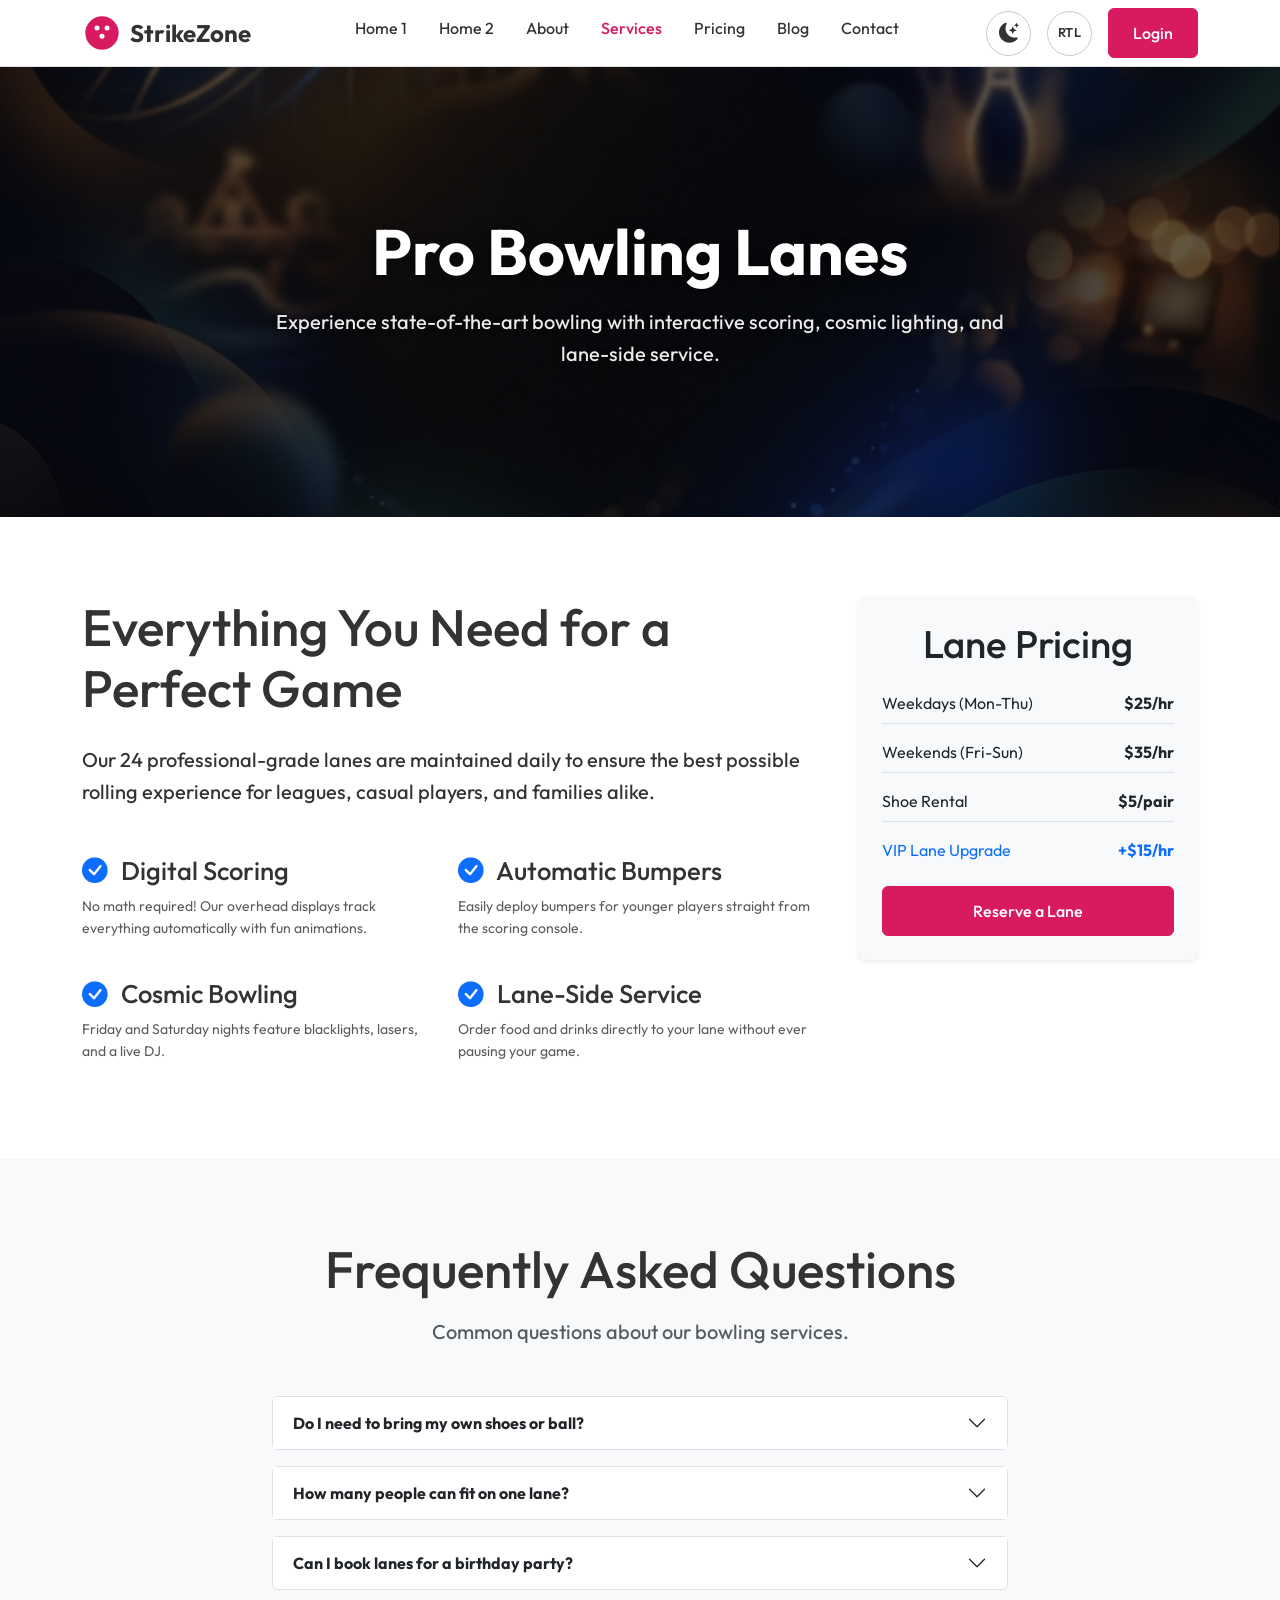
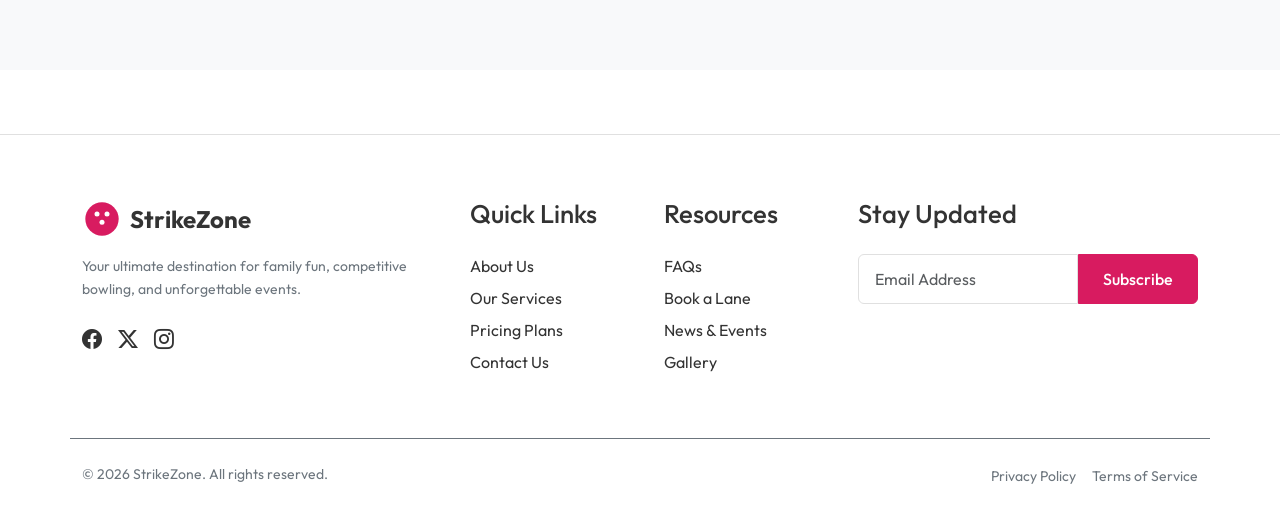
<file: service-details.html>
<!DOCTYPE html>
<html lang="en" data-bs-theme="light" dir="ltr">
<head>
    <meta charset="UTF-8">
    <meta name="viewport" content="width=device-width, initial-scale=1.0">
    <title>StrikeZone | Service Details</title>
    
    <link rel="preconnect" href="https://fonts.googleapis.com">
    <link rel="preconnect" href="https://fonts.gstatic.com" crossorigin>
    <link href="https://fonts.googleapis.com/css2?family=Outfit:wght@400;450;500;520;540;580&display=swap" rel="stylesheet">
    
    <!-- Favicon -->
    <link rel="icon" type="image/svg+xml" href="data:image/svg+xml,<svg xmlns='http://www.w3.org/2000/svg' viewBox='0 0 24 24' fill='%23D81B60'><circle cx='12' cy='12' r='10'/><circle cx='9' cy='9' r='1.5' fill='%23fff'/><circle cx='15' cy='9' r='1.5' fill='%23fff'/><circle cx='12' cy='14' r='1.5' fill='%23fff'/></svg>">
    
    <link href="https://cdn.jsdelivr.net/npm/bootstrap@5.3.3/dist/css/bootstrap.min.css" rel="stylesheet">
    <link rel="stylesheet" href="https://cdn.jsdelivr.net/npm/bootstrap-icons@1.11.3/font/bootstrap-icons.min.css">
    
    <link rel="stylesheet" href="assets/css/style.css">
    <link rel="stylesheet" href="assets/css/dark-mode.css">
    <link rel="stylesheet" href="assets/css/rtl.css">
</head>
<body>

    <!-- Header Section -->
    <header class="navbar navbar-expand-lg sticky-top">
        <div class="container">
            <button class="navbar-toggler border-0 me-2" type="button" data-bs-toggle="offcanvas" data-bs-target="#offcanvasNavbar" aria-controls="offcanvasNavbar">
                <i class="bi bi-list fs-2 text-body"></i>
            </button>

            <a class="navbar-brand d-flex align-items-center gap-2" href="index.html">
                <svg width="40" height="40" viewBox="0 0 24 24" fill="var(--primary-color)" xmlns="http://www.w3.org/2000/svg">
                    <circle cx="12" cy="12" r="10" />
                    <circle cx="9" cy="9" r="1.5" fill="#fff" />
                    <circle cx="15" cy="9" r="1.5" fill="#fff" />
                    <circle cx="12" cy="14" r="1.5" fill="#fff" />
                </svg>
                <span class="fw-bold fs-4 text-body">StrikeZone</span>
            </a>

            <div class="d-flex d-lg-none align-items-center gap-2 ms-auto">
                <button class="theme-toggle-btn" aria-label="Toggle theme"><i class="bi bi-moon-stars-fill fs-5"></i></button>
                <button class="rtl-toggle-btn" aria-label="Toggle RTL">RTL</button>
            </div>

            <div class="offcanvas offcanvas-start" tabindex="-1" id="offcanvasNavbar" aria-labelledby="offcanvasNavbarLabel">
                <div class="offcanvas-header border-bottom">
                    <div class="offcanvas-title d-flex align-items-center gap-2" id="offcanvasNavbarLabel">
                        <svg width="30" height="30" viewBox="0 0 24 24" fill="var(--primary-color)" xmlns="http://www.w3.org/2000/svg"><circle cx="12" cy="12" r="10" /></svg>
                        <span class="fw-bold fs-5 text-body">StrikeZone</span>
                    </div>
                    <button type="button" class="btn-close" data-bs-dismiss="offcanvas" aria-label="Close"></button>
                </div>
                <div class="offcanvas-body">
                    <ul class="navbar-nav mx-auto mb-2 mb-lg-0 gap-lg-3">
                        <li class="nav-item"><a class="nav-link" href="index.html">Home 1</a></li>
                        <li class="nav-item"><a class="nav-link" href="home-2.html">Home 2</a></li>
                        <li class="nav-item"><a class="nav-link" href="about.html">About</a></li>
                        <li class="nav-item"><a class="nav-link active" aria-current="page" href="services.html">Services</a></li>
                        <li class="nav-item"><a class="nav-link" href="pricing.html">Pricing</a></li>
                        <li class="nav-item"><a class="nav-link" href="blog.html">Blog</a></li>
                        <li class="nav-item"><a class="nav-link" href="contact.html">Contact</a></li>
                        </ul>
                    
                    <div class="d-none d-lg-flex align-items-center gap-3">
                        <button class="theme-toggle-btn" aria-label="Toggle theme"><i class="bi bi-moon-stars-fill fs-5"></i></button>
                        <button class="rtl-toggle-btn" aria-label="Toggle RTL">RTL</button>
                        <a href="login.html" class="btn btn-primary">Login</a>
                        </div>
                    
                    <div class="d-flex d-lg-none flex-column gap-2 mt-4">
                        <a href="login.html" class="btn btn-primary w-100">Login</a>
                        </div>
                </div>
            </div>
        </div>
    </header>

    <main>
        <!-- Centered Hero Section with Background Image -->
        <section class="hero-section text-white d-flex align-items-center" style="min-height: 50vh; background: linear-gradient(rgba(0,0,0,0.62), rgba(0,0,0,0.62)), url('assets/images/hero-inner-bg.png') center/cover;">
            <div class="container position-relative z-2">
                <div class="row justify-content-center text-center">
                    <div class="col-lg-8">
                        <h1 class="display-3 fw-bold mb-3 text-white">Pro Bowling Lanes</h1>
                        <p class="lead text-white-50 fs-5 mb-0">Experience state-of-the-art bowling with interactive scoring, cosmic lighting, and lane-side service.</p>
                    </div>
                </div>
            </div>
        </section>

        <!-- Pricing & Details -->
        <section class="section-padding">
            <div class="container">
                <div class="row g-5">
                    <div class="col-lg-8">
                        <h2 class="mb-4">Everything You Need for a Perfect Game</h2>
                        <p class="lead mb-4">Our 24 professional-grade lanes are maintained daily to ensure the best possible rolling experience for leagues, casual players, and families alike.</p>
                        
                        <div class="row g-4 mt-2">
                            <div class="col-md-6">
                                <h5><i class="bi bi-check-circle-fill text-primary me-2"></i> Digital Scoring</h5>
                                <p class="text-muted small">No math required! Our overhead displays track everything automatically with fun animations.</p>
                            </div>
                            <div class="col-md-6">
                                <h5><i class="bi bi-check-circle-fill text-primary me-2"></i> Automatic Bumpers</h5>
                                <p class="text-muted small">Easily deploy bumpers for younger players straight from the scoring console.</p>
                            </div>
                            <div class="col-md-6">
                                <h5><i class="bi bi-check-circle-fill text-primary me-2"></i> Cosmic Bowling</h5>
                                <p class="text-muted small">Friday and Saturday nights feature blacklights, lasers, and a live DJ.</p>
                            </div>
                            <div class="col-md-6">
                                <h5><i class="bi bi-check-circle-fill text-primary me-2"></i> Lane-Side Service</h5>
                                <p class="text-muted small">Order food and drinks directly to your lane without ever pausing your game.</p>
                            </div>
                        </div>
                    </div>
                    
                    <div class="col-lg-4">
                        <div class="card bg-light-alt border-0 shadow-sm p-4 text-center">
                            <h3 class="mb-4">Lane Pricing</h3>
                            <ul class="list-unstyled text-start mb-4">
                                <li class="d-flex justify-content-between mb-3 border-bottom pb-2">
                                    <span>Weekdays (Mon-Thu)</span>
                                    <span class="fw-bold">$25/hr</span>
                                </li>
                                <li class="d-flex justify-content-between mb-3 border-bottom pb-2">
                                    <span>Weekends (Fri-Sun)</span>
                                    <span class="fw-bold">$35/hr</span>
                                </li>
                                <li class="d-flex justify-content-between mb-3 border-bottom pb-2">
                                    <span>Shoe Rental</span>
                                    <span class="fw-bold">$5/pair</span>
                                </li>
                                <li class="d-flex justify-content-between text-primary">
                                    <span>VIP Lane Upgrade</span>
                                    <span class="fw-bold">+$15/hr</span>
                                </li>
                            </ul>
                            <a href="booking.html" class="btn btn-primary w-100">Reserve a Lane</a>
                        </div>
                    </div>
                </div>
            </div>
        </section>

        <!-- FAQ Section -->
        <section class="section-padding bg-light-alt">
            <div class="container">
                <div class="text-center mb-5">
                    <h2 class="mb-3">Frequently Asked Questions</h2>
                    <p class="lead text-muted">Common questions about our bowling services.</p>
                </div>
                
                <div class="row justify-content-center">
                    <div class="col-lg-8">
                        <div class="accordion" id="faqAccordion">
                            <!-- FAQ 1 -->
                            <div class="accordion-item mb-3 border rounded">
                                <h2 class="accordion-header">
                                    <button class="accordion-button collapsed fw-bold" type="button" data-bs-toggle="collapse" data-bs-target="#collapseOne">
                                        Do I need to bring my own shoes or ball?
                                    </button>
                                </h2>
                                <div id="collapseOne" class="accordion-collapse collapse" data-bs-parent="#faqAccordion">
                                    <div class="accordion-body text-muted">
                                        Not at all! We provide professional bowling shoes in all sizes from toddler to adult 15, and we have a wide selection of house balls ranging from 6 to 16 pounds.
                                    </div>
                                </div>
                            </div>
                            <!-- FAQ 2 -->
                            <div class="accordion-item mb-3 border rounded">
                                <h2 class="accordion-header">
                                    <button class="accordion-button collapsed fw-bold" type="button" data-bs-toggle="collapse" data-bs-target="#collapseTwo">
                                        How many people can fit on one lane?
                                    </button>
                                </h2>
                                <div id="collapseTwo" class="accordion-collapse collapse" data-bs-parent="#faqAccordion">
                                    <div class="accordion-body text-muted">
                                        Each lane can accommodate up to 6 players. If you have a larger group, we highly recommend reserving two or more adjacent lanes.
                                    </div>
                                </div>
                            </div>
                            <!-- FAQ 3 -->
                            <div class="accordion-item border rounded">
                                <h2 class="accordion-header">
                                    <button class="accordion-button collapsed fw-bold" type="button" data-bs-toggle="collapse" data-bs-target="#collapseThree">
                                        Can I book lanes for a birthday party?
                                    </button>
                                </h2>
                                <div id="collapseThree" class="accordion-collapse collapse" data-bs-parent="#faqAccordion">
                                    <div class="accordion-body text-muted">
                                        Yes! We offer comprehensive party packages that include lane time, shoe rental, pizza, and arcade credits. Please contact our events team or check out our VIP event services for more details.
                                    </div>
                                </div>
                            </div>
                        </div>
                    </div>
                </div>
            </div>
        </section>

    </main>

    <!-- Footer Section -->
    <footer class="footer">
        <div class="container">
            <div class="row g-5">
                <div class="col-lg-3 col-md-6">
                    <a class="d-flex align-items-center gap-2 text-body text-decoration-none mb-3" href="index.html">
                        <svg width="40" height="40" viewBox="0 0 24 24" fill="var(--primary-color)" xmlns="http://www.w3.org/2000/svg"><circle cx="12" cy="12" r="10" /><circle cx="9" cy="9" r="1.5" fill="#fff" /><circle cx="15" cy="9" r="1.5" fill="#fff" /><circle cx="12" cy="14" r="1.5" fill="#fff" /></svg>
                        <span class="fw-bold fs-4">StrikeZone</span>
                    </a>
                    <p class="small text-muted mb-4">Your ultimate destination for family fun, competitive bowling, and unforgettable events.</p>
                    <div class="d-flex gap-3">
                        <a href="#"><i class="bi bi-facebook fs-5"></i></a>
                        <a href="#"><i class="bi bi-twitter-x fs-5"></i></a>
                        <a href="#"><i class="bi bi-instagram fs-5"></i></a>
                    </div>
                </div>
                <div class="col-lg-3 col-md-6">
                    <h5 class="mb-4 text-body">Quick Links</h5>
                    <ul class="list-unstyled d-flex flex-column gap-2">
                        <li><a href="about.html">About Us</a></li>
                        <li><a href="services.html">Our Services</a></li>
                        <li><a href="pricing.html">Pricing Plans</a></li>
                        <li><a href="contact.html">Contact Us</a></li>
                    </ul>
                </div>
                <div class="col-lg-3 col-md-6">
                    <h5 class="mb-4 text-body">Resources</h5>
                    <ul class="list-unstyled d-flex flex-column gap-2">
                        <li><a href="faq.html">FAQs</a></li>
                        <li><a href="booking.html">Book a Lane</a></li>
                        <li><a href="blog.html">News & Events</a></li>
                        <li><a href="gallery.html">Gallery</a></li>
                    </ul>
                </div>
                <div class="col-lg-3 col-md-6">
                    <h5 class="mb-4 text-body">Stay Updated</h5>
                    <form class="d-flex" onsubmit="event.preventDefault();">
                        <input type="email" class="form-control rounded-end-0 border-0" placeholder="Email Address" required>
                        <button class="btn btn-primary rounded-start-0" type="submit">Subscribe</button>
                    </form>
                </div>
            </div>
            <div class="row mt-5 pt-4 border-top border-secondary text-center text-md-start">
                <div class="col-md-6 mb-3 mb-md-0"><p class="small text-muted mb-0">&copy; 2026 StrikeZone. All rights reserved.</p></div>
                <div class="col-md-6 text-md-end"><a href="#" class="small text-muted me-3">Privacy Policy</a><a href="#" class="small text-muted">Terms of Service</a></div>
            </div>
        </div>
    </footer>

    <a href="#" class="back-to-top" aria-label="Back to top"><i class="bi bi-arrow-up"></i></a>
    <script src="https://cdn.jsdelivr.net/npm/bootstrap@5.3.3/dist/js/bootstrap.bundle.min.js"></script>
    <script src="assets/js/main.js"></script>
</body>
</html>
</file>
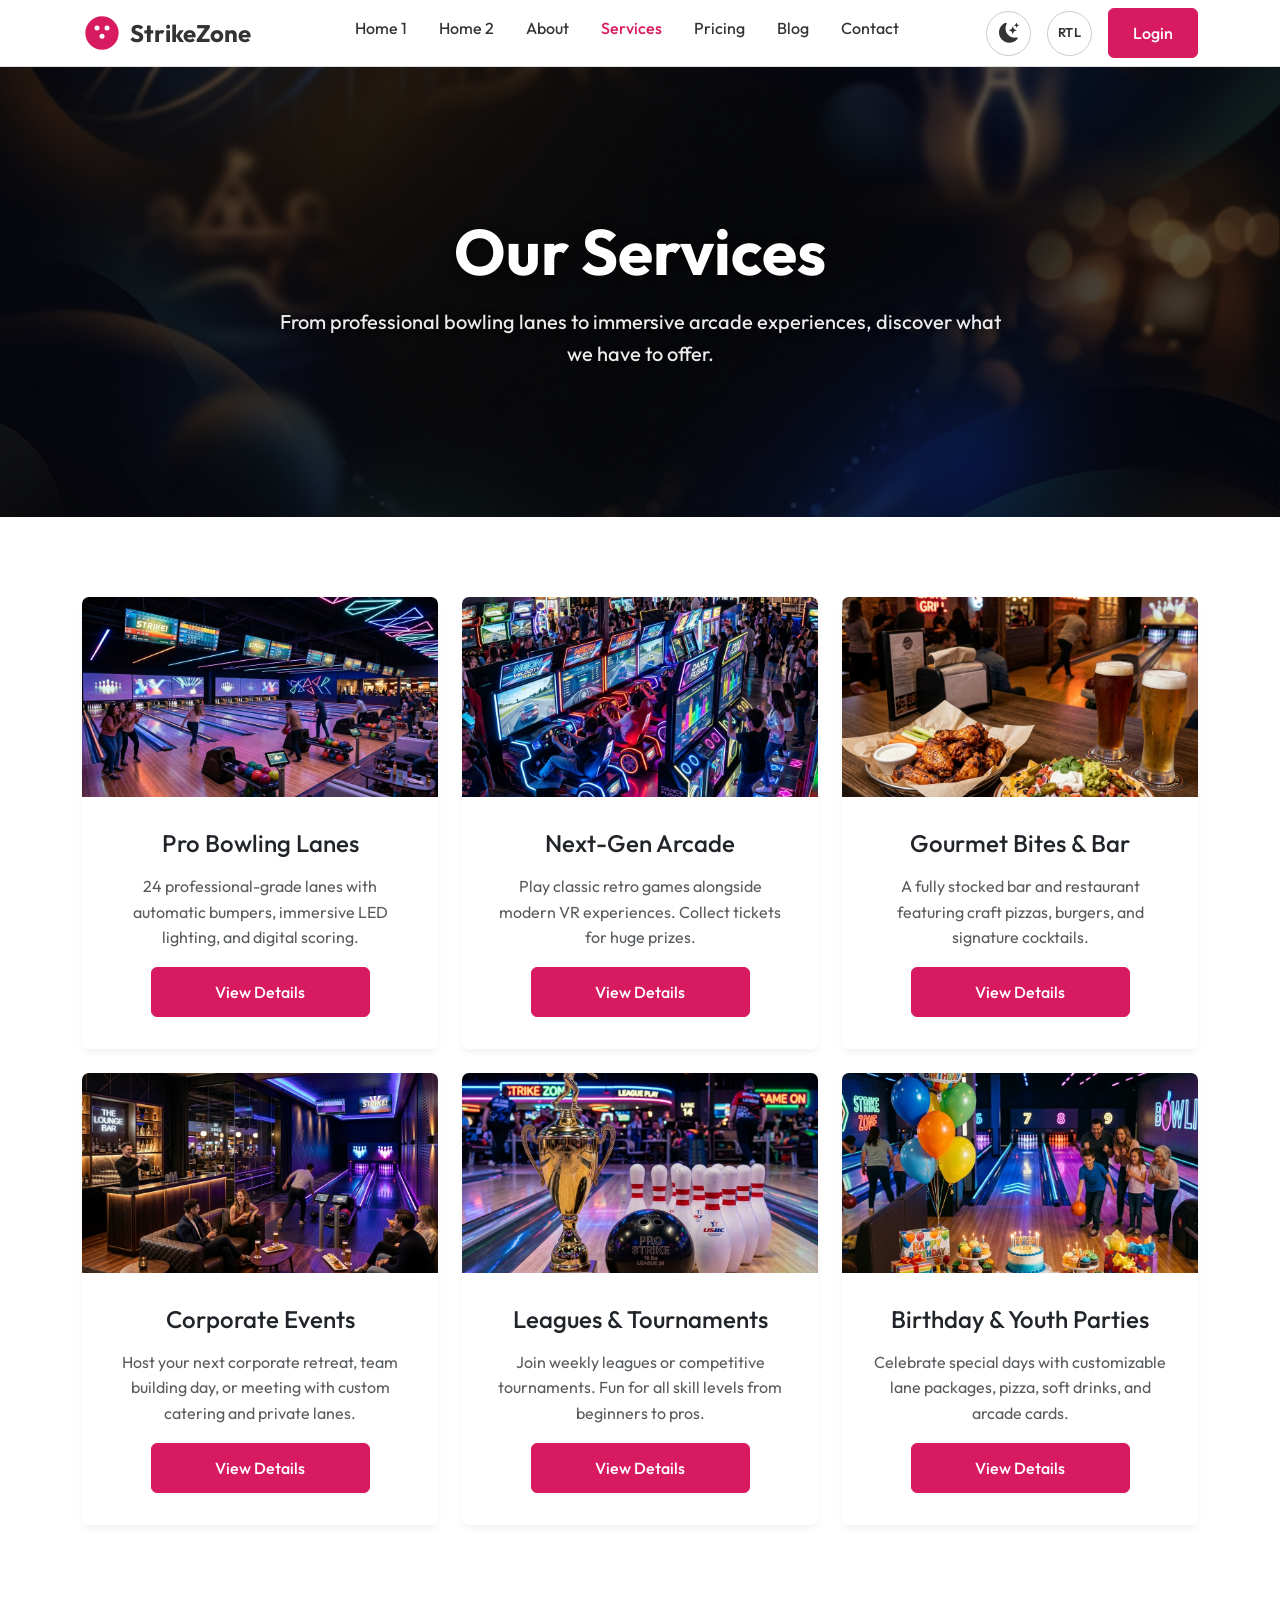
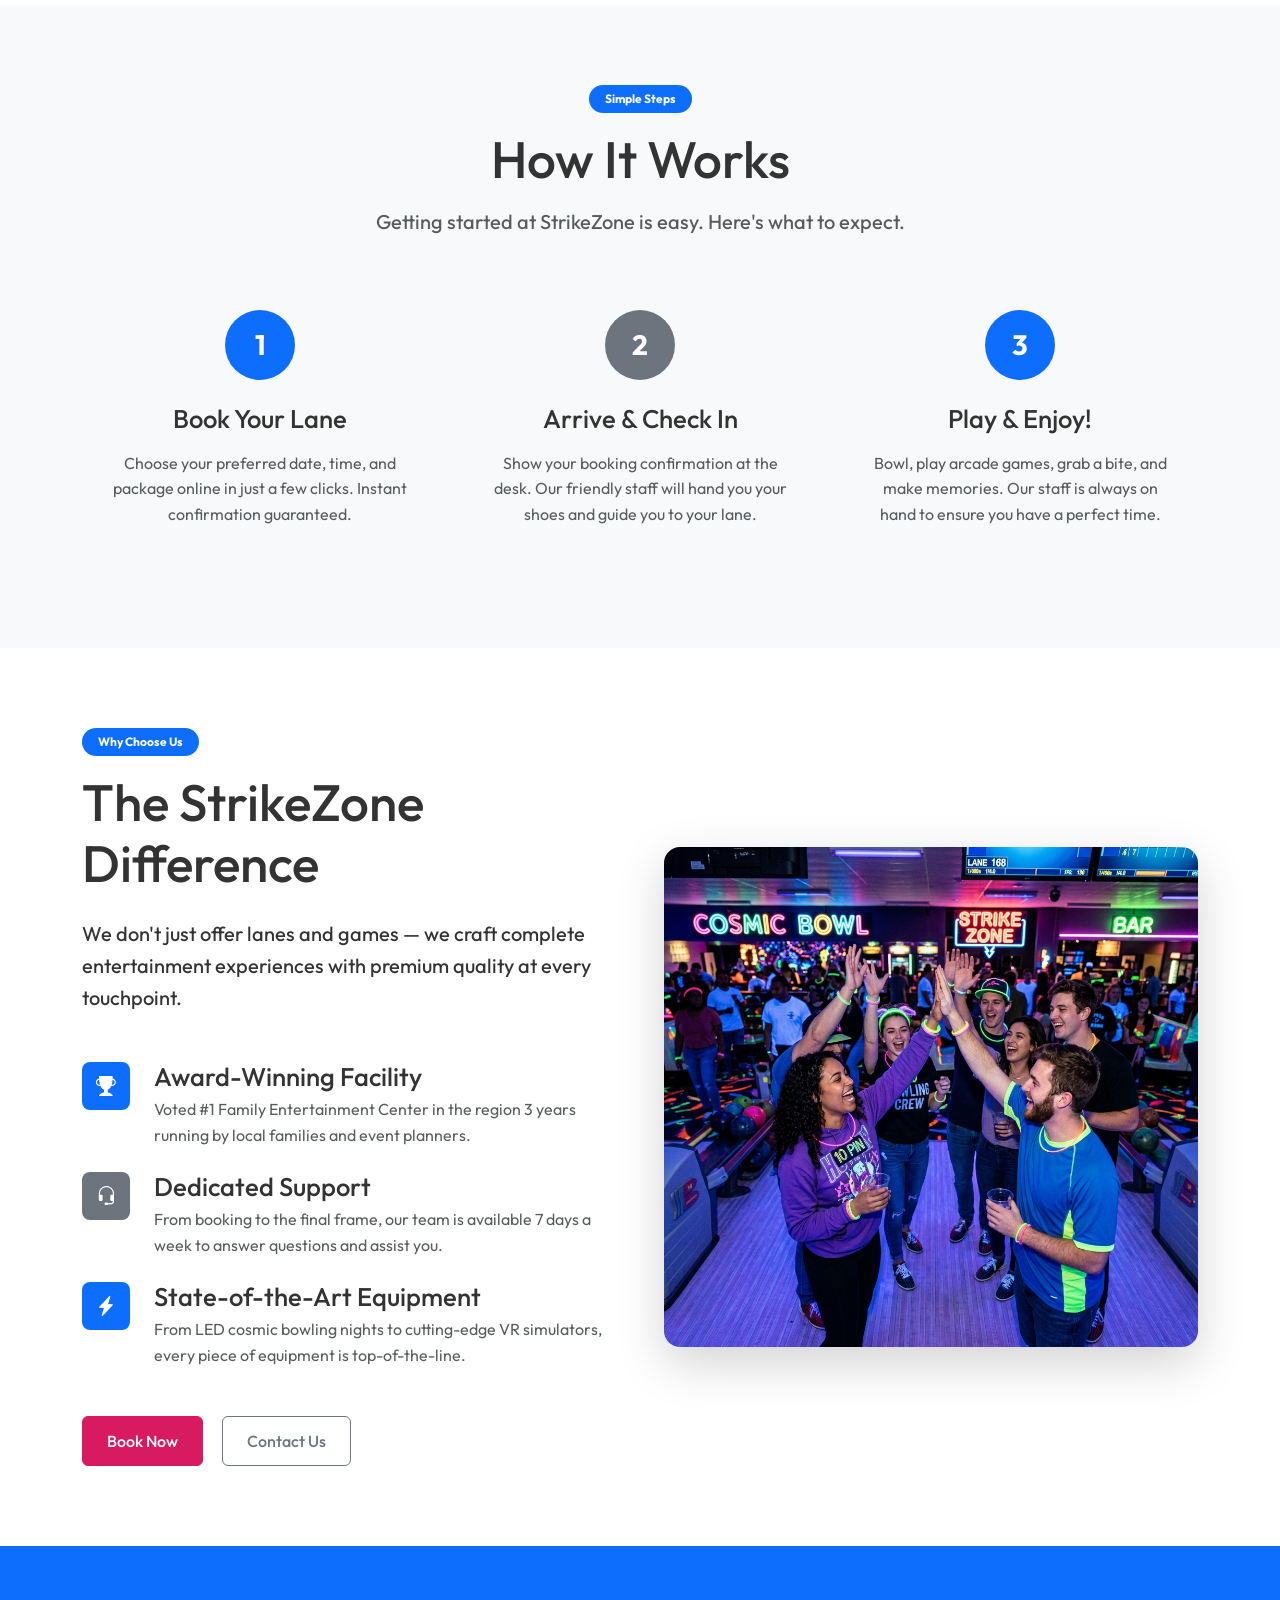
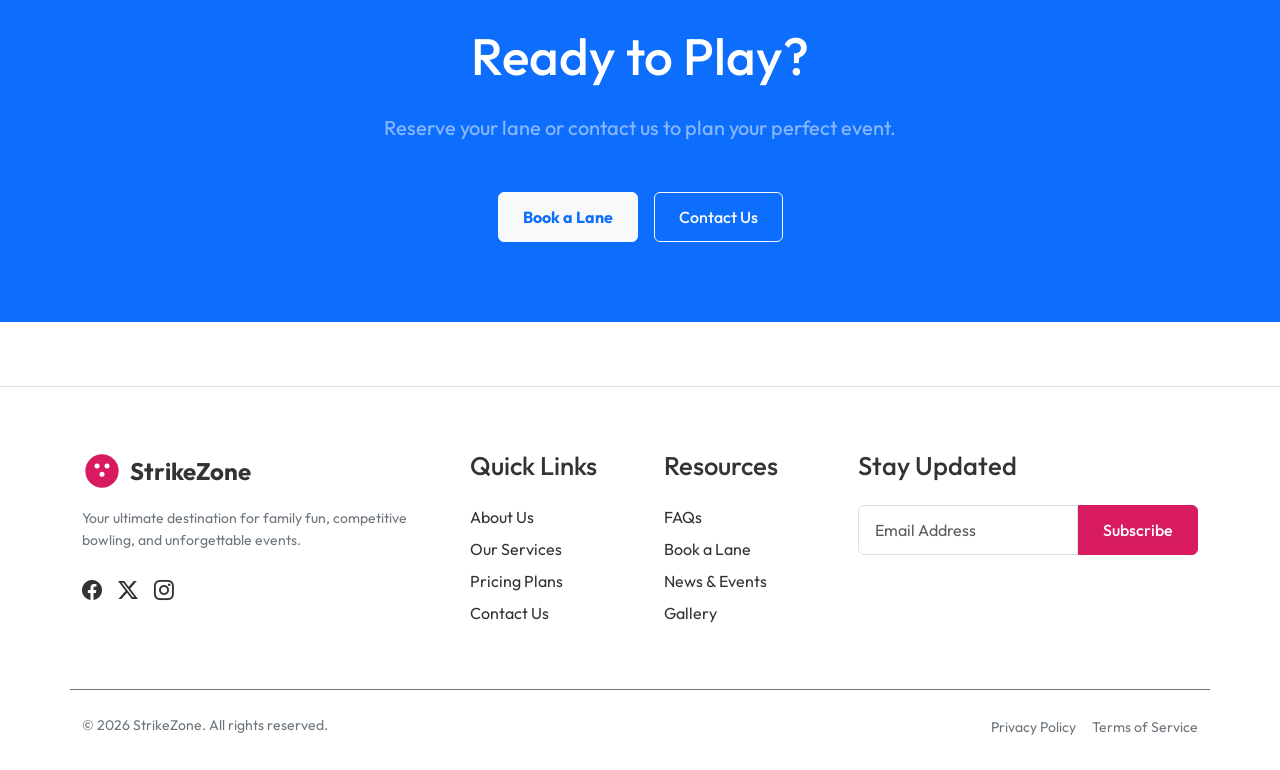
<file: services.html>
<!DOCTYPE html>
<html lang="en" data-bs-theme="light" dir="ltr">
<head>
    <meta charset="UTF-8">
    <meta name="viewport" content="width=device-width, initial-scale=1.0">
    <title>StrikeZone | Our Services</title>
    
    <link rel="preconnect" href="https://fonts.googleapis.com">
    <link rel="preconnect" href="https://fonts.gstatic.com" crossorigin>
    <link href="https://fonts.googleapis.com/css2?family=Outfit:wght@400;450;500;520;540;580&display=swap" rel="stylesheet">
    
    <!-- Favicon -->
    <link rel="icon" type="image/svg+xml" href="data:image/svg+xml,<svg xmlns='http://www.w3.org/2000/svg' viewBox='0 0 24 24' fill='%23D81B60'><circle cx='12' cy='12' r='10'/><circle cx='9' cy='9' r='1.5' fill='%23fff'/><circle cx='15' cy='9' r='1.5' fill='%23fff'/><circle cx='12' cy='14' r='1.5' fill='%23fff'/></svg>">
    
    <link href="https://cdn.jsdelivr.net/npm/bootstrap@5.3.3/dist/css/bootstrap.min.css" rel="stylesheet">
    <link rel="stylesheet" href="https://cdn.jsdelivr.net/npm/bootstrap-icons@1.11.3/font/bootstrap-icons.min.css">
    
    <link rel="stylesheet" href="assets/css/style.css">
    <link rel="stylesheet" href="assets/css/dark-mode.css">
    <link rel="stylesheet" href="assets/css/rtl.css">
</head>
<body>

    <!-- Header Section -->
    <header class="navbar navbar-expand-lg sticky-top">
        <div class="container">
            <button class="navbar-toggler border-0 me-2" type="button" data-bs-toggle="offcanvas" data-bs-target="#offcanvasNavbar" aria-controls="offcanvasNavbar">
                <i class="bi bi-list fs-2 text-body"></i>
            </button>

            <a class="navbar-brand d-flex align-items-center gap-2" href="index.html">
                <svg width="40" height="40" viewBox="0 0 24 24" fill="var(--primary-color)" xmlns="http://www.w3.org/2000/svg">
                    <circle cx="12" cy="12" r="10" />
                    <circle cx="9" cy="9" r="1.5" fill="#fff" />
                    <circle cx="15" cy="9" r="1.5" fill="#fff" />
                    <circle cx="12" cy="14" r="1.5" fill="#fff" />
                </svg>
                <span class="fw-bold fs-4 text-body">StrikeZone</span>
            </a>

            <div class="d-flex d-lg-none align-items-center gap-2 ms-auto">
                <button class="theme-toggle-btn" aria-label="Toggle theme"><i class="bi bi-moon-stars-fill fs-5"></i></button>
                <button class="rtl-toggle-btn" aria-label="Toggle RTL">RTL</button>
            </div>

            <div class="offcanvas offcanvas-start" tabindex="-1" id="offcanvasNavbar" aria-labelledby="offcanvasNavbarLabel">
                <div class="offcanvas-header border-bottom">
                    <div class="offcanvas-title d-flex align-items-center gap-2" id="offcanvasNavbarLabel">
                        <svg width="30" height="30" viewBox="0 0 24 24" fill="var(--primary-color)" xmlns="http://www.w3.org/2000/svg"><circle cx="12" cy="12" r="10" /></svg>
                        <span class="fw-bold fs-5 text-body">StrikeZone</span>
                    </div>
                    <button type="button" class="btn-close" data-bs-dismiss="offcanvas" aria-label="Close"></button>
                </div>
                <div class="offcanvas-body">
                    <ul class="navbar-nav mx-auto mb-2 mb-lg-0 gap-lg-3">
                        <li class="nav-item"><a class="nav-link" href="index.html">Home 1</a></li>
                        <li class="nav-item"><a class="nav-link" href="home-2.html">Home 2</a></li>
                        <li class="nav-item"><a class="nav-link" href="about.html">About</a></li>
                        <li class="nav-item"><a class="nav-link active" aria-current="page" href="services.html">Services</a></li>
                        <li class="nav-item"><a class="nav-link" href="pricing.html">Pricing</a></li>
                        <li class="nav-item"><a class="nav-link" href="blog.html">Blog</a></li>
                        <li class="nav-item"><a class="nav-link" href="contact.html">Contact</a></li>
                        </ul>
                    
                    <div class="d-none d-lg-flex align-items-center gap-3">
                        <button class="theme-toggle-btn" aria-label="Toggle theme"><i class="bi bi-moon-stars-fill fs-5"></i></button>
                        <button class="rtl-toggle-btn" aria-label="Toggle RTL">RTL</button>
                        <a href="login.html" class="btn btn-primary">Login</a>
                        </div>
                    
                    <div class="d-flex d-lg-none flex-column gap-2 mt-4">
                        <a href="login.html" class="btn btn-primary w-100">Login</a>
                        </div>
                </div>
            </div>
        </div>
    </header>

    <main>
        <!-- Centered Hero Section with Background Image -->
        <section class="hero-section text-white d-flex align-items-center" style="min-height: 50vh; background: linear-gradient(rgba(0,0,0,0.65), rgba(0,0,0,0.65)), url('assets/images/hero-inner-bg.png') center/cover;">
            <div class="container position-relative z-2">
                <div class="row justify-content-center text-center">
                    <div class="col-lg-8">
                        <h1 class="display-3 fw-bold mb-3 text-white">Our Services</h1>
                        <p class="lead text-white-50 fs-5 mb-0">From professional bowling lanes to immersive arcade experiences, discover what we have to offer.</p>
                    </div>
                </div>
            </div>
        </section>

        <!-- Services Grid -->
        <section class="section-padding">
            <div class="container">
                <div class="row g-4 justify-content-center">
                    <!-- Service 1 -->
                    <div class="col-md-6 col-lg-4">
                        <div class="card h-100 border-0 text-center">
                            <img src="assets/images/pro_bowling_lane_new.png" class="card-img-top" alt="Pro Bowling">
                            <div class="card-body d-flex flex-column">
                                <h3 class="h4 mb-3 text-center">Pro Bowling Lanes</h3>
                                <p class="text-muted text-center flex-grow-1">24 professional-grade lanes with automatic bumpers, immersive LED lighting, and digital scoring.</p>
                                <a href="service-details.html" class="btn btn-primary mt-auto mx-auto w-75">View Details</a>
                            </div>
                        </div>
                    </div>
                    <!-- Service 2 -->
                    <div class="col-md-6 col-lg-4">
                        <div class="card h-100 border-0 text-center">
                            <img src="assets/images/services_arcade.png" class="card-img-top" alt="Retro Arcade">
                            <div class="card-body d-flex flex-column">
                                <h3 class="h4 mb-3 text-center">Next-Gen Arcade</h3>
                                <p class="text-muted text-center flex-grow-1">Play classic retro games alongside modern VR experiences. Collect tickets for huge prizes.</p>
                                <a href="service-details.html" class="btn btn-primary mt-auto mx-auto w-75">View Details</a>
                            </div>
                        </div>
                    </div>
                    <!-- Service 3 -->
                    <div class="col-md-6 col-lg-4">
                        <div class="card h-100 border-0 text-center">
                            <img src="assets/images/services_food.png" class="card-img-top" alt="Food and Drinks">
                            <div class="card-body d-flex flex-column">
                                <h3 class="h4 mb-3 text-center">Gourmet Bites & Bar</h3>
                                <p class="text-muted text-center flex-grow-1">A fully stocked bar and restaurant featuring craft pizzas, burgers, and signature cocktails.</p>
                                <a href="service-details.html" class="btn btn-primary mt-auto mx-auto w-75">View Details</a>
                            </div>
                        </div>
                    </div>
                    <!-- Service 4 -->
                    <div class="col-md-6 col-lg-4">
                        <div class="card h-100 border-0 text-center">
                            <img src="assets/images/vip_events.png" class="card-img-top" alt="Corporate Events">
                            <div class="card-body d-flex flex-column">
                                <h3 class="h4 mb-3 text-center">Corporate Events</h3>
                                <p class="text-muted text-center flex-grow-1">Host your next corporate retreat, team building day, or meeting with custom catering and private lanes.</p>
                                <a href="service-details.html" class="btn btn-primary mt-auto mx-auto w-75">View Details</a>
                            </div>
                        </div>
                    </div>
                    <!-- Service 5 -->
                    <div class="col-md-6 col-lg-4">
                        <div class="card h-100 border-0 text-center">
                            <img src="assets/images/leagues_tournaments.png" class="card-img-top" alt="Leagues & Tournaments">
                            <div class="card-body d-flex flex-column">
                                <h3 class="h4 mb-3 text-center">Leagues & Tournaments</h3>
                                <p class="text-muted text-center flex-grow-1">Join weekly leagues or competitive tournaments. Fun for all skill levels from beginners to pros.</p>
                                <a href="service-details.html" class="btn btn-primary mt-auto mx-auto w-75">View Details</a>
                            </div>
                        </div>
                    </div>
                    <!-- Service 6 -->
                    <div class="col-md-6 col-lg-4">
                        <div class="card h-100 border-0 text-center">
                            <img src="assets/images/birthday_parties.png" class="card-img-top" alt="Birthday & Youth Parties">
                            <div class="card-body d-flex flex-column">
                                <h3 class="h4 mb-3 text-center">Birthday & Youth Parties</h3>
                                <p class="text-muted text-center flex-grow-1">Celebrate special days with customizable lane packages, pizza, soft drinks, and arcade cards.</p>
                                <a href="service-details.html" class="btn btn-primary mt-auto mx-auto w-75">View Details</a>
                            </div>
                        </div>
                    </div>
                </div>
            </div>
        </section>


        <!-- How It Works Section -->
        <section class="section-padding bg-light-alt">
            <div class="container">
                <div class="text-center mb-5">
                    <span class="badge bg-primary px-3 py-2 rounded-pill mb-3">Simple Steps</span>
                    <h2 class="mb-3">How It Works</h2>
                    <p class="lead text-muted">Getting started at StrikeZone is easy. Here's what to expect.</p>
                </div>
                <div class="row g-4 justify-content-center text-center">
                    <!-- Step 1 -->
                    <div class="col-md-4">
                        <div class="p-4 h-100 position-relative d-flex flex-column align-items-center text-center">
                            <div class="bg-primary text-white rounded-circle d-inline-flex align-items-center justify-content-center fw-bold fs-3 mb-4" style="width:70px;height:70px;z-index:2;">1</div>
                            <h4 class="mb-3">Book Your Lane</h4>
                            <p class="text-muted">Choose your preferred date, time, and package online in just a few clicks. Instant confirmation guaranteed.</p>
                        </div>
                    </div>
                    <!-- Step 2 -->
                    <div class="col-md-4">
                        <div class="p-4 h-100 position-relative d-flex flex-column align-items-center text-center">
                            <div class="bg-secondary text-white rounded-circle d-inline-flex align-items-center justify-content-center fw-bold fs-3 mb-4" style="width:70px;height:70px;z-index:2;">2</div>
                            <h4 class="mb-3">Arrive & Check In</h4>
                            <p class="text-muted">Show your booking confirmation at the desk. Our friendly staff will hand you your shoes and guide you to your lane.</p>
                        </div>
                    </div>
                    <!-- Step 3 -->
                    <div class="col-md-4">
                        <div class="p-4 h-100 d-flex flex-column align-items-center text-center">
                            <div class="bg-primary text-white rounded-circle d-inline-flex align-items-center justify-content-center fw-bold fs-3 mb-4" style="width:70px;height:70px;z-index:2;">3</div>
                            <h4 class="mb-3">Play & Enjoy!</h4>
                            <p class="text-muted">Bowl, play arcade games, grab a bite, and make memories. Our staff is always on hand to ensure you have a perfect time.</p>
                        </div>
                    </div>
                </div>
            </div>
        </section>

        <!-- Why StrikeZone Section -->
        <section class="section-padding">
            <div class="container">
                <div class="row align-items-center g-5">
                    <div class="col-lg-6 order-2 order-lg-1">
                        <span class="badge bg-primary px-3 py-2 rounded-pill mb-3">Why Choose Us</span>
                        <h2 class="mb-4">The StrikeZone Difference</h2>
                        <p class="lead mb-5">We don't just offer lanes and games — we craft complete entertainment experiences with premium quality at every touchpoint.</p>
                        <div class="d-flex flex-column gap-4">
                            <div class="d-flex gap-4 align-items-start">
                                <div class="bg-primary text-white rounded-3 d-inline-flex align-items-center justify-content-center flex-shrink-0" style="width:48px;height:48px;">
                                    <i class="bi bi-trophy-fill fs-5"></i>
                                </div>
                                <div>
                                    <h5 class="mb-1">Award-Winning Facility</h5>
                                    <p class="text-muted mb-0">Voted #1 Family Entertainment Center in the region 3 years running by local families and event planners.</p>
                                </div>
                            </div>
                            <div class="d-flex gap-4 align-items-start">
                                <div class="bg-secondary text-white rounded-3 d-inline-flex align-items-center justify-content-center flex-shrink-0" style="width:48px;height:48px;">
                                    <i class="bi bi-headset fs-5"></i>
                                </div>
                                <div>
                                    <h5 class="mb-1">Dedicated Support</h5>
                                    <p class="text-muted mb-0">From booking to the final frame, our team is available 7 days a week to answer questions and assist you.</p>
                                </div>
                            </div>
                            <div class="d-flex gap-4 align-items-start">
                                <div class="bg-primary text-white rounded-3 d-inline-flex align-items-center justify-content-center flex-shrink-0" style="width:48px;height:48px;">
                                    <i class="bi bi-lightning-charge-fill fs-5"></i>
                                </div>
                                <div>
                                    <h5 class="mb-1">State-of-the-Art Equipment</h5>
                                    <p class="text-muted mb-0">From LED cosmic bowling nights to cutting-edge VR simulators, every piece of equipment is top-of-the-line.</p>
                                </div>
                            </div>
                        </div>
                        <div class="mt-5">
                            <a href="booking.html" class="btn btn-primary btn-lg me-3">Book Now</a>
                            <a href="contact.html" class="btn btn-outline-secondary btn-lg">Contact Us</a>
                        </div>
                    </div>
                    <div class="col-lg-6 order-1 order-lg-2">
                        <div class="position-relative">
                            <img src="assets/images/services_family.png" alt="Family fun at StrikeZone" class="img-fluid rounded-4 shadow-lg w-100" style="object-fit:cover;max-height:500px;">
                        </div>
                    </div>
                </div>
            </div>
        </section>

        <!-- Call to Action -->
        <section class="section-padding bg-primary text-white text-center">
            <div class="container">
                <h2 class="mb-4 text-white">Ready to Play?</h2>
                <p class="lead mb-5 text-white-50">Reserve your lane or contact us to plan your perfect event.</p>
                <div class="d-flex justify-content-center gap-3">
                    <a href="booking.html" class="btn btn-light btn-lg text-primary fw-bold">Book a Lane</a>
                    <a href="contact.html" class="btn btn-outline-light btn-lg">Contact Us</a>
                </div>
            </div>
        </section>

    </main>

    <!-- Footer Section -->
    <footer class="footer">
        <div class="container">
            <div class="row g-5">
                <div class="col-lg-3 col-md-6">
                    <a class="d-flex align-items-center gap-2 text-body text-decoration-none mb-3" href="index.html">
                        <svg width="40" height="40" viewBox="0 0 24 24" fill="var(--primary-color)" xmlns="http://www.w3.org/2000/svg"><circle cx="12" cy="12" r="10" /><circle cx="9" cy="9" r="1.5" fill="#fff" /><circle cx="15" cy="9" r="1.5" fill="#fff" /><circle cx="12" cy="14" r="1.5" fill="#fff" /></svg>
                        <span class="fw-bold fs-4">StrikeZone</span>
                    </a>
                    <p class="small text-muted mb-4">Your ultimate destination for family fun, competitive bowling, and unforgettable events.</p>
                    <div class="d-flex gap-3">
                        <a href="#"><i class="bi bi-facebook fs-5"></i></a>
                        <a href="#"><i class="bi bi-twitter-x fs-5"></i></a>
                        <a href="#"><i class="bi bi-instagram fs-5"></i></a>
                    </div>
                </div>
                <div class="col-lg-3 col-md-6">
                    <h5 class="mb-4 text-body">Quick Links</h5>
                    <ul class="list-unstyled d-flex flex-column gap-2">
                        <li><a href="about.html">About Us</a></li>
                        <li><a href="services.html">Our Services</a></li>
                        <li><a href="pricing.html">Pricing Plans</a></li>
                        <li><a href="contact.html">Contact Us</a></li>
                    </ul>
                </div>
                <div class="col-lg-3 col-md-6">
                    <h5 class="mb-4 text-body">Resources</h5>
                    <ul class="list-unstyled d-flex flex-column gap-2">
                        <li><a href="faq.html">FAQs</a></li>
                        <li><a href="booking.html">Book a Lane</a></li>
                        <li><a href="blog.html">News & Events</a></li>
                        <li><a href="gallery.html">Gallery</a></li>
                    </ul>
                </div>
                <div class="col-lg-3 col-md-6">
                    <h5 class="mb-4 text-body">Stay Updated</h5>
                    <form class="d-flex" onsubmit="event.preventDefault();">
                        <input type="email" class="form-control rounded-end-0 border-0" placeholder="Email Address" required>
                        <button class="btn btn-primary rounded-start-0" type="submit">Subscribe</button>
                    </form>
                </div>
            </div>
            <div class="row mt-5 pt-4 border-top border-secondary text-center text-md-start">
                <div class="col-md-6 mb-3 mb-md-0"><p class="small text-muted mb-0">&copy; 2026 StrikeZone. All rights reserved.</p></div>
                <div class="col-md-6 text-md-end"><a href="#" class="small text-muted me-3">Privacy Policy</a><a href="#" class="small text-muted">Terms of Service</a></div>
            </div>
        </div>
    </footer>

    <a href="#" class="back-to-top" aria-label="Back to top"><i class="bi bi-arrow-up"></i></a>
    <script src="https://cdn.jsdelivr.net/npm/bootstrap@5.3.3/dist/js/bootstrap.bundle.min.js"></script>
    <script src="assets/js/main.js"></script>
</body>
</html>
</file>
<file: assets/css/style.css>
/* Base Colors & Variables */
:root {
  --primary-color: #D81B60; /* Vibrant Pink */
  --secondary-color: #1E88E5; /* Vibrant Blue */
  --tertiary-color: #121212; /* Dark text/footer */
  
  --bg-color: #ffffff;
  --text-color: #333333;
  --card-bg: #ffffff;
  --border-color: #e0e0e0;

  --font-family: 'Outfit', sans-serif;
}

body {
  font-family: var(--font-family);
  background-color: var(--bg-color);
  color: var(--text-color);
  transition: background-color 0.3s ease, color 0.3s ease;
  overflow-x: hidden;
}

/* Typography Rules */
h1, .h1 { font-weight: 580; font-size: clamp(4.5rem, 5vw, 6rem); line-height: 1.1; }
h2, .h2 { font-weight: 500; font-size: clamp(3rem, 4vw, 4.5rem); }
h3, .h3 { font-weight: 500; font-size: clamp(2rem, 3vw, 3rem); }
h4, h5, h6 { font-weight: 500; font-size: clamp(1.5rem, 2vw, 2rem); }
p { font-weight: 400; font-size: 1rem; line-height: 1.6; }
.lead { font-weight: 450; font-size: 1.25rem; }
.small, small { font-weight: 400; font-size: 0.875rem; }
strong, b { font-weight: 500; }

/* Buttons */
.btn {
  font-weight: 500;
  font-size: 1rem;
  padding: 0.75rem 1.5rem;
  border-radius: 6px;
  transition: all 0.3s ease;
}

.btn-primary {
  background-color: var(--primary-color);
  border-color: var(--primary-color);
  color: #fff;
}
.btn-primary:hover {
  background-color: #ad144b;
  border-color: #ad144b;
}

.btn-secondary {
  background-color: var(--secondary-color);
  border-color: var(--secondary-color);
  color: #fff;
}
.btn-secondary:hover {
  background-color: #1565c0;
  border-color: #1565c0;
}

/* Cards */
.card {
  background-color: var(--card-bg);
  border: 1px solid var(--border-color);
  border-radius: 7px;
  box-shadow: 0 4px 6px rgba(0,0,0,0.05);
  transition: transform 0.3s ease, box-shadow 0.3s ease;
}
.card:hover {
  transform: translateY(-5px);
  box-shadow: 0 10px 15px rgba(0,0,0,0.1);
}
.card-body {
  padding: 2rem;
  text-align: center;
}
.card-img-top {
  border-top-left-radius: 7px;
  border-top-right-radius: 7px;
  object-fit: cover;
  aspect-ratio: 16 / 9;
  height: auto;
  width: 100%;
}

/* Header & Nav */
.navbar {
  background-color: #ffffff !important;
  border-bottom: 1px solid #e0e0e0 !important;
  transition: background-color 0.3s ease;
}
.navbar.sticky-top {
  position: sticky;
  top: 0;
  z-index: 1020;
}
.navbar-brand img {
  max-width: 180px;
  max-height: 50px;
  object-fit: contain;
}
.navbar .text-body {
  color: #333333 !important;
}
.nav-link {
  font-weight: 450;
  color: #333333 !important;
  white-space: nowrap;
}
.nav-link.active, .nav-link:hover {
  color: var(--primary-color) !important;
  font-weight: 500;
}

/* Adjust navbar spacing for 1024px screens to prevent overlap */
@media (min-width: 992px) and (max-width: 1199.98px) {
  .navbar-nav .nav-link {
    padding-right: 0.4rem !important;
    padding-left: 0.4rem !important;
  }
  .navbar-nav.gap-lg-3 {
    gap: 0.5rem !important;
  }
}

/* Offcanvas Mobile Menu */
.offcanvas {
  background-color: #ffffff !important;
  color: #333333 !important;
}
.offcanvas .text-body {
  color: #333333 !important;
}
.offcanvas-title img {
  max-width: 150px;
  max-height: 40px;
}

/* Theme / RTL Toggles */
.offcanvas-header .btn-close {
  background-color: transparent;
  border: 1px solid var(--border-color);
  border-radius: 50%;
  width: 45px;
  height: 45px;
  padding: 0;
  margin-left: auto;
  margin-right: -0.5rem;
  opacity: 0.8;
  box-sizing: border-box;
  background-size: 1.2rem;
  transition: all 0.3s ease;
}
.offcanvas-header .btn-close:hover {
  opacity: 1;
  background-color: var(--border-color);
  transform: rotate(90deg);
}

.theme-toggle-btn {
  background: transparent;
  border: 1px solid var(--border-color);
  color: var(--text-color);
  border-radius: 50%;
  padding: 0;
  display: inline-flex;
  align-items: center;
  justify-content: center;
  width: 45px;
  height: 45px;
  cursor: pointer;
  transition: all 0.3s ease;
}

.rtl-toggle-btn {
  background: transparent;
  border: 1px solid var(--border-color);
  color: var(--text-color);
  border-radius: 50%;
  padding: 0;
  display: inline-flex;
  align-items: center;
  justify-content: center;
  width: 45px;
  height: 45px;
  font-size: 0.8rem;
  font-weight: 600;
  letter-spacing: 0.05em;
  cursor: pointer;
  transition: all 0.3s ease;
}

.theme-toggle-btn:hover, .rtl-toggle-btn:hover {
  background-color: var(--border-color);
}

/* Force high contrast for toggles inside always-light containers */
.navbar .theme-toggle-btn, .navbar .rtl-toggle-btn,
.offcanvas .theme-toggle-btn, .offcanvas .rtl-toggle-btn {
  color: #333333 !important;
  border-color: #cccccc !important;
}
.navbar .theme-toggle-btn:hover, .navbar .rtl-toggle-btn:hover,
.offcanvas .theme-toggle-btn:hover, .offcanvas .rtl-toggle-btn:hover {
  background-color: #f1f1f1 !important;
}

/* Hero Section */
.hero-section {
  padding: 6rem 0;
  text-align: center;
  background-size: cover;
  background-position: center;
  background-attachment: fixed;
  position: relative;
}
/* NOTE: No ::before overlay here — each hero page already embeds a
   linear-gradient dark overlay directly in its inline `background` style.
   Keeping them separate prevents the old double-overlay conflict that
   washed out text in light mode and killed the image in dark mode. */
.hero-content {
  position: relative;
  z-index: 2;
}

/* Hero headings — always crisp white regardless of theme */
.hero-section h1,
.hero-section h2,
.hero-section .display-2,
.hero-section .display-3 {
  color: #ffffff !important;
  text-shadow: 0 2px 12px rgba(0, 0, 0, 0.6);
}

/* Hero paragraphs & subheadings — highly readable on dark overlays */
.hero-section p,
.hero-section .lead,
.hero-section .text-white-50 {
  color: rgba(255, 255, 255, 0.92) !important;
  text-shadow: 0 1px 6px rgba(0, 0, 0, 0.5);
}

/* Dark mode: slightly deepen the overall hero for extra punch */
[data-bs-theme="dark"] .hero-section {
  box-shadow: inset 0 0 0 1000px rgba(0, 0, 0, 0.12);
}

/* Footer */
.footer {
  background-color: #ffffff !important;
  border-top: 1px solid #e0e0e0 !important;
  color: #333333 !important;
  padding: 4rem 0 2rem;
  margin-top: 4rem;
}
.footer .text-body {
  color: #333333 !important;
}
.footer .text-muted {
  color: #6c757d !important;
}
.footer a {
  color: #333333 !important;
  text-decoration: none;
  transition: color 0.3s ease;
}
.footer a:hover {
  color: var(--primary-color) !important;
}
.footer-logo {
  max-width: 180px;
  max-height: 50px;
  margin-bottom: 1rem;
}

/* Footer Newsletter Form Align & Height Fix */
.footer form.d-flex {
  display: flex;
  align-items: stretch;
}
.footer form.d-flex .form-control {
  border: 1px solid var(--border-color) !important;
  border-radius: 6px 0 0 6px !important;
  background-color: var(--card-bg) !important;
  color: var(--text-color) !important;
  padding: 0.75rem 1rem !important;
  font-size: 1rem !important;
  line-height: 1.5 !important;
  height: 50px !important;
}
.footer form.d-flex .btn {
  border-radius: 0 6px 6px 0 !important;
  padding: 0.75rem 1.5rem !important;
  font-size: 1rem !important;
  line-height: 1.5 !important;
  height: 50px !important;
  white-space: nowrap;
}
.back-to-top {
  position: fixed;
  bottom: 30px;
  right: 30px;
  background-color: var(--primary-color);
  color: #fff;
  width: 45px;
  height: 45px;
  border-radius: 50%;
  display: flex;
  align-items: center;
  justify-content: center;
  text-decoration: none;
  opacity: 0;
  visibility: hidden;
  transition: all 0.3s ease;
  z-index: 999;
}
.back-to-top.show {
  opacity: 1;
  visibility: visible;
}
.back-to-top:hover {
  background-color: #ad144b;
  color: #fff;
  transform: translateY(-3px);
}

/* Utilities */
/* Blog Read More CTA */
.read-more-link {
  color: var(--primary-color) !important;
  transition: all 0.3s ease;
  display: inline-block;
}
.read-more-link:hover {
  transform: translateX(5px);
}
.read-more-link i {
  transition: transform 0.3s ease;
}
.read-more-link:hover i {
  transform: translateX(3px);
}

/* Pagination Hover Fix */
.page-link {
  color: #6c757d;
  transition: all 0.3s ease;
}
.page-link:hover {
  background-color: var(--primary-color) !important;
  color: #ffffff !important;
  border-color: var(--primary-color) !important;
}
.page-item.active .page-link {
  background-color: var(--primary-color) !important;
  border-color: var(--primary-color) !important;
}

.section-padding {
  padding: 5rem 0;
}
.bg-light-alt {
  background-color: #f8f9fa;
}
[data-bs-theme="dark"] .bg-light-alt {
  background-color: #1a1a1a;
}
/* Footer Column Width Fix for 1024px */
@media (min-width: 992px) {
  .footer .row > .col-lg-3:nth-child(1),
  .footer .row > .col-lg-3:nth-child(4) {
    width: 33.33333333%;
  }
  .footer .row > .col-lg-3:nth-child(2),
  .footer .row > .col-lg-3:nth-child(3) {
    width: 16.66666667%;
  }
}
</file>
<file: assets/css/dark-mode.css>
/* Dark Mode Variables */
[data-bs-theme="dark"] {
  --bg-color: #121212;
  --text-color: #e0e0e0;
  --card-bg: #1e1e1e;
  --border-color: #333333;
}

[data-bs-theme="dark"] .card {
  border-color: #333333;
}

[data-bs-theme="dark"] .theme-toggle-btn,
[data-bs-theme="dark"] .rtl-toggle-btn {
  border-color: #555 !important;
  color: #e0e0e0 !important;
}
[data-bs-theme="dark"] .theme-toggle-btn:hover,
[data-bs-theme="dark"] .rtl-toggle-btn:hover,
[data-bs-theme="dark"] .offcanvas-header .btn-close:hover {
  background-color: #333 !important;
}

[data-bs-theme="dark"] .btn-close {
  filter: none !important;
  background-image: url("data:image/svg+xml,%3csvg xmlns='http://www.w3.org/2000/svg' viewBox='0 0 16 16' fill='%23e0e0e0'%3e%3cpath d='M.293.293a1 1 0 0 1 1.414 0L8 6.586 14.293.293a1 1 0 1 1 1.414 1.414L9.414 8l6.293 6.293a1 1 0 0 1-1.414 1.414L8 9.414l-6.293 6.293a1 1 0 0 1-1.414-1.414L6.586 8 .293 1.707a1 1 0 0 1 0-1.414z'/%3e%3c/svg%3e") !important;
}

[data-bs-theme="dark"] .navbar {
  background-color: var(--card-bg) !important;
  border-bottom-color: var(--border-color) !important;
}
[data-bs-theme="dark"] .navbar .text-body,
[data-bs-theme="dark"] .navbar-brand .text-body,
[data-bs-theme="dark"] .nav-link {
  color: var(--text-color) !important;
}
[data-bs-theme="dark"] .nav-link.active, 
[data-bs-theme="dark"] .nav-link:hover {
  color: var(--primary-color) !important;
}

[data-bs-theme="dark"] .offcanvas {
  background-color: var(--card-bg) !important;
  color: var(--text-color) !important;
  --bs-offcanvas-bg: var(--card-bg);
}
[data-bs-theme="dark"] .offcanvas-header,
[data-bs-theme="dark"] .offcanvas-body {
  background-color: var(--card-bg) !important;
  color: var(--text-color) !important;
}
[data-bs-theme="dark"] .offcanvas .text-body,
[data-bs-theme="dark"] .offcanvas-title {
  color: var(--text-color) !important;
}

/* Footer Dark Mode */
[data-bs-theme="dark"] .footer {
  background-color: var(--card-bg) !important;
  border-top-color: var(--border-color) !important;
  color: var(--text-color) !important;
}
[data-bs-theme="dark"] .footer .text-body,
[data-bs-theme="dark"] .footer a {
  color: var(--text-color) !important;
}
[data-bs-theme="dark"] .footer .text-muted {
  color: #a0a0a0 !important;
}
[data-bs-theme="dark"] .footer a:hover {
  color: var(--primary-color) !important;
}

/* ── Newsletter Section: guaranteed contrast in both modes ── */
.newsletter-section {
  background-color: #f0f2f5;
}
.newsletter-section h2,
.newsletter-section h3 {
  color: #111111 !important;
}
.newsletter-section p {
  color: #444444 !important;
}

[data-bs-theme="dark"] .newsletter-section {
  background-color: #1a1d23;
}
[data-bs-theme="dark"] .newsletter-section h2,
[data-bs-theme="dark"] .newsletter-section h3 {
  color: #f0f0f0 !important;
}
[data-bs-theme="dark"] .newsletter-section p {
  color: #b0b8c8 !important;
}
</file>
<file: assets/css/rtl.css>
/* RTL Specific Styles */
[dir="rtl"] {
  text-align: right;
}

[dir="rtl"] .navbar-nav {
  padding-right: 0;
}

[dir="rtl"] .ms-auto {
  margin-right: auto !important;
  margin-left: 0 !important;
}

[dir="rtl"] .me-3 {
  margin-left: 1rem !important;
  margin-right: 0 !important;
}

[dir="rtl"] .me-2 {
  margin-left: 0.5rem !important;
  margin-right: 0 !important;
}

[dir="rtl"] .ms-2 {
  margin-right: 0.5rem !important;
  margin-left: 0 !important;
}

[dir="rtl"] .offcanvas {
  transform: translateX(100%);
}
[dir="rtl"] .offcanvas.show {
  transform: none;
}

[dir="rtl"] .back-to-top {
  right: auto;
  left: 30px;
}

[dir="rtl"] .card-body {
  text-align: center;
}

[dir="rtl"] .offcanvas-header .btn-close {
  margin-left: -0.5rem !important;
  margin-right: auto !important;
}

/* Fix text alignments in RTL */
[dir="rtl"] .text-start {
  text-align: right !important;
}
[dir="rtl"] .text-end {
  text-align: left !important;
}
@media (min-width: 768px) {
  [dir="rtl"] .text-md-start {
    text-align: right !important;
  }
  [dir="rtl"] .text-md-end {
    text-align: left !important;
  }
}

/* Fix ul padding for list-unstyled in RTL */
[dir="rtl"] .list-unstyled {
  padding-right: 0 !important;
}

/* Fix accordion chevron placement in RTL */
[dir="rtl"] .accordion-button::after {
  margin-left: 0 !important;
  margin-right: auto !important;
}

/* Fix rounded corners for inputs and buttons in RTL */
[dir="rtl"] .rounded-end-0 {
  border-top-left-radius: 0 !important;
  border-bottom-left-radius: 0 !important;
  border-top-right-radius: 6px !important;
  border-bottom-right-radius: 6px !important;
}
[dir="rtl"] .rounded-start-0 {
  border-top-right-radius: 0 !important;
  border-bottom-right-radius: 0 !important;
  border-top-left-radius: 6px !important;
  border-bottom-left-radius: 6px !important;
}

/* Auth Page RTL Overrides */
[dir="rtl"] .auth-top-controls {
  right: auto !important;
  left: 1rem !important;
}

[dir="rtl"] input[type="password"] {
  padding-right: 1rem !important;
  padding-left: 3rem !important;
}

[dir="rtl"] .position-relative > .btn.end-0 {
  right: auto !important;
  left: 0 !important;
}
</file>
